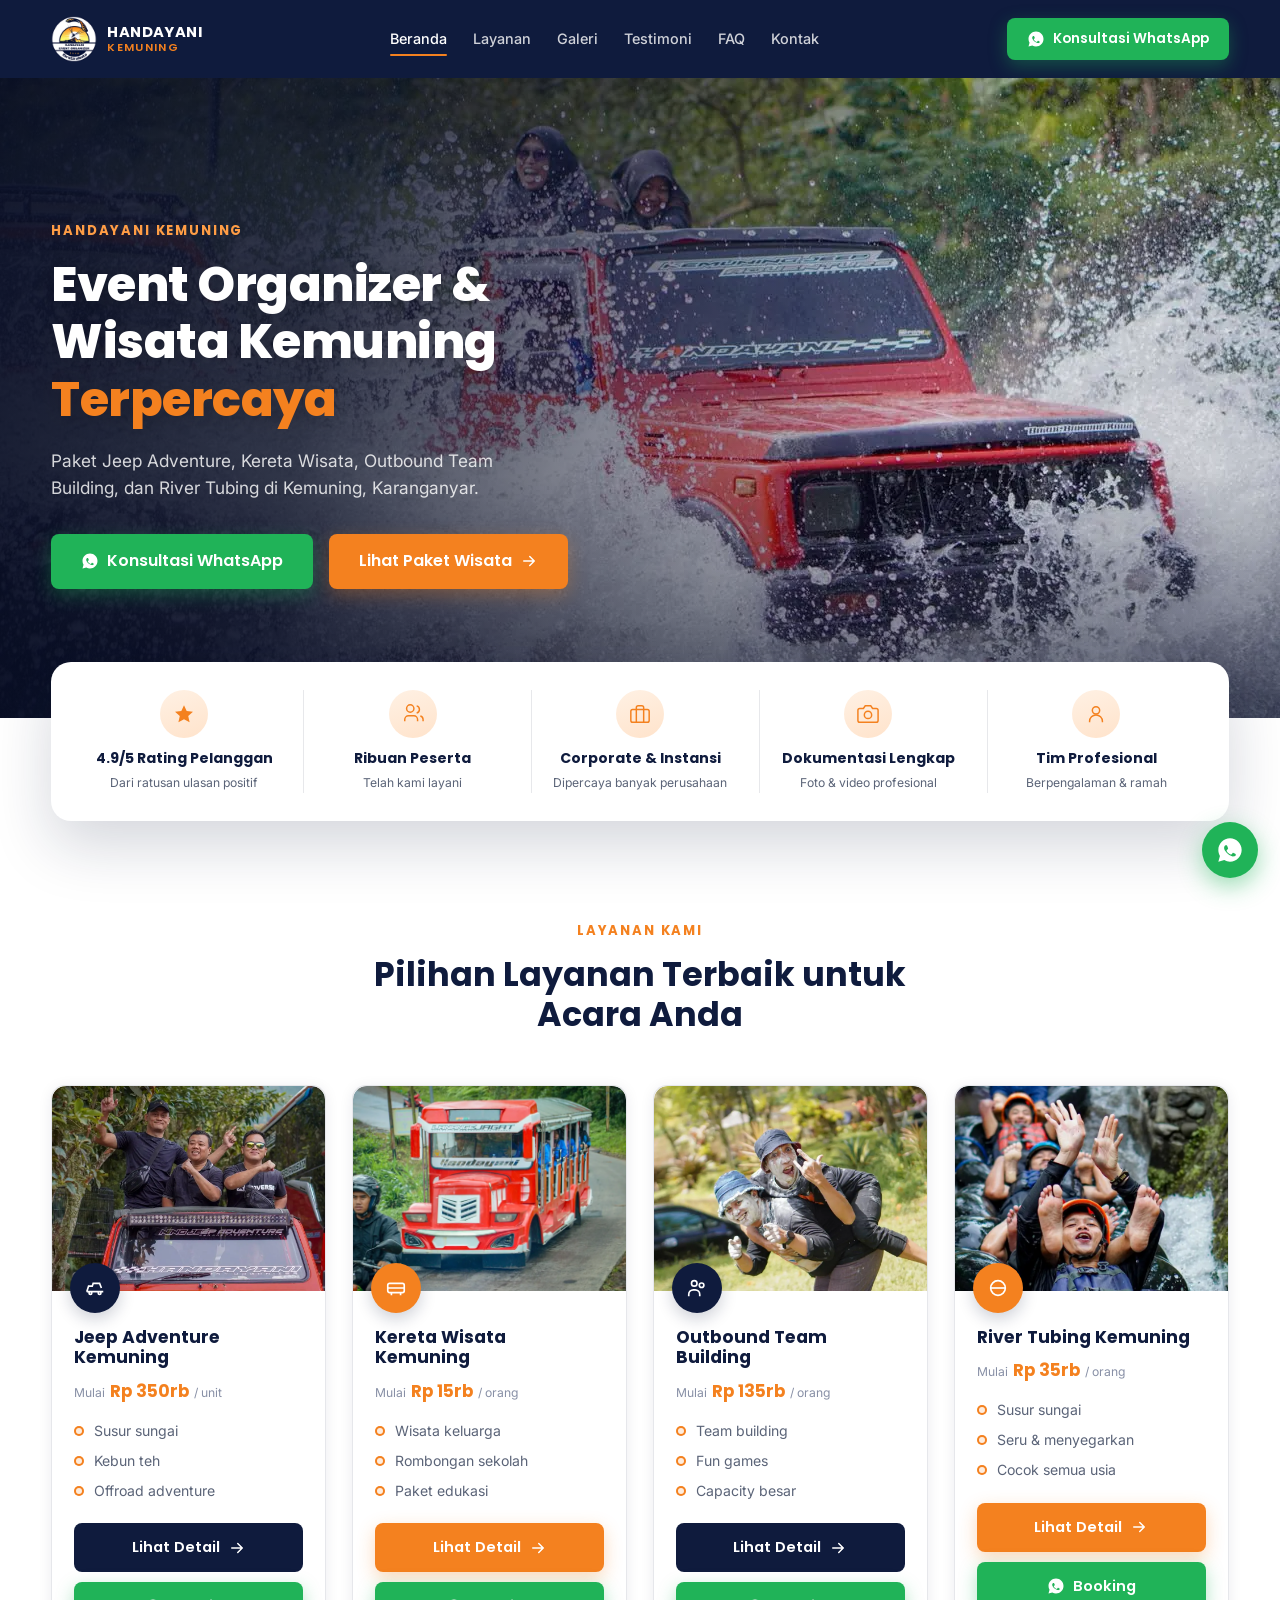
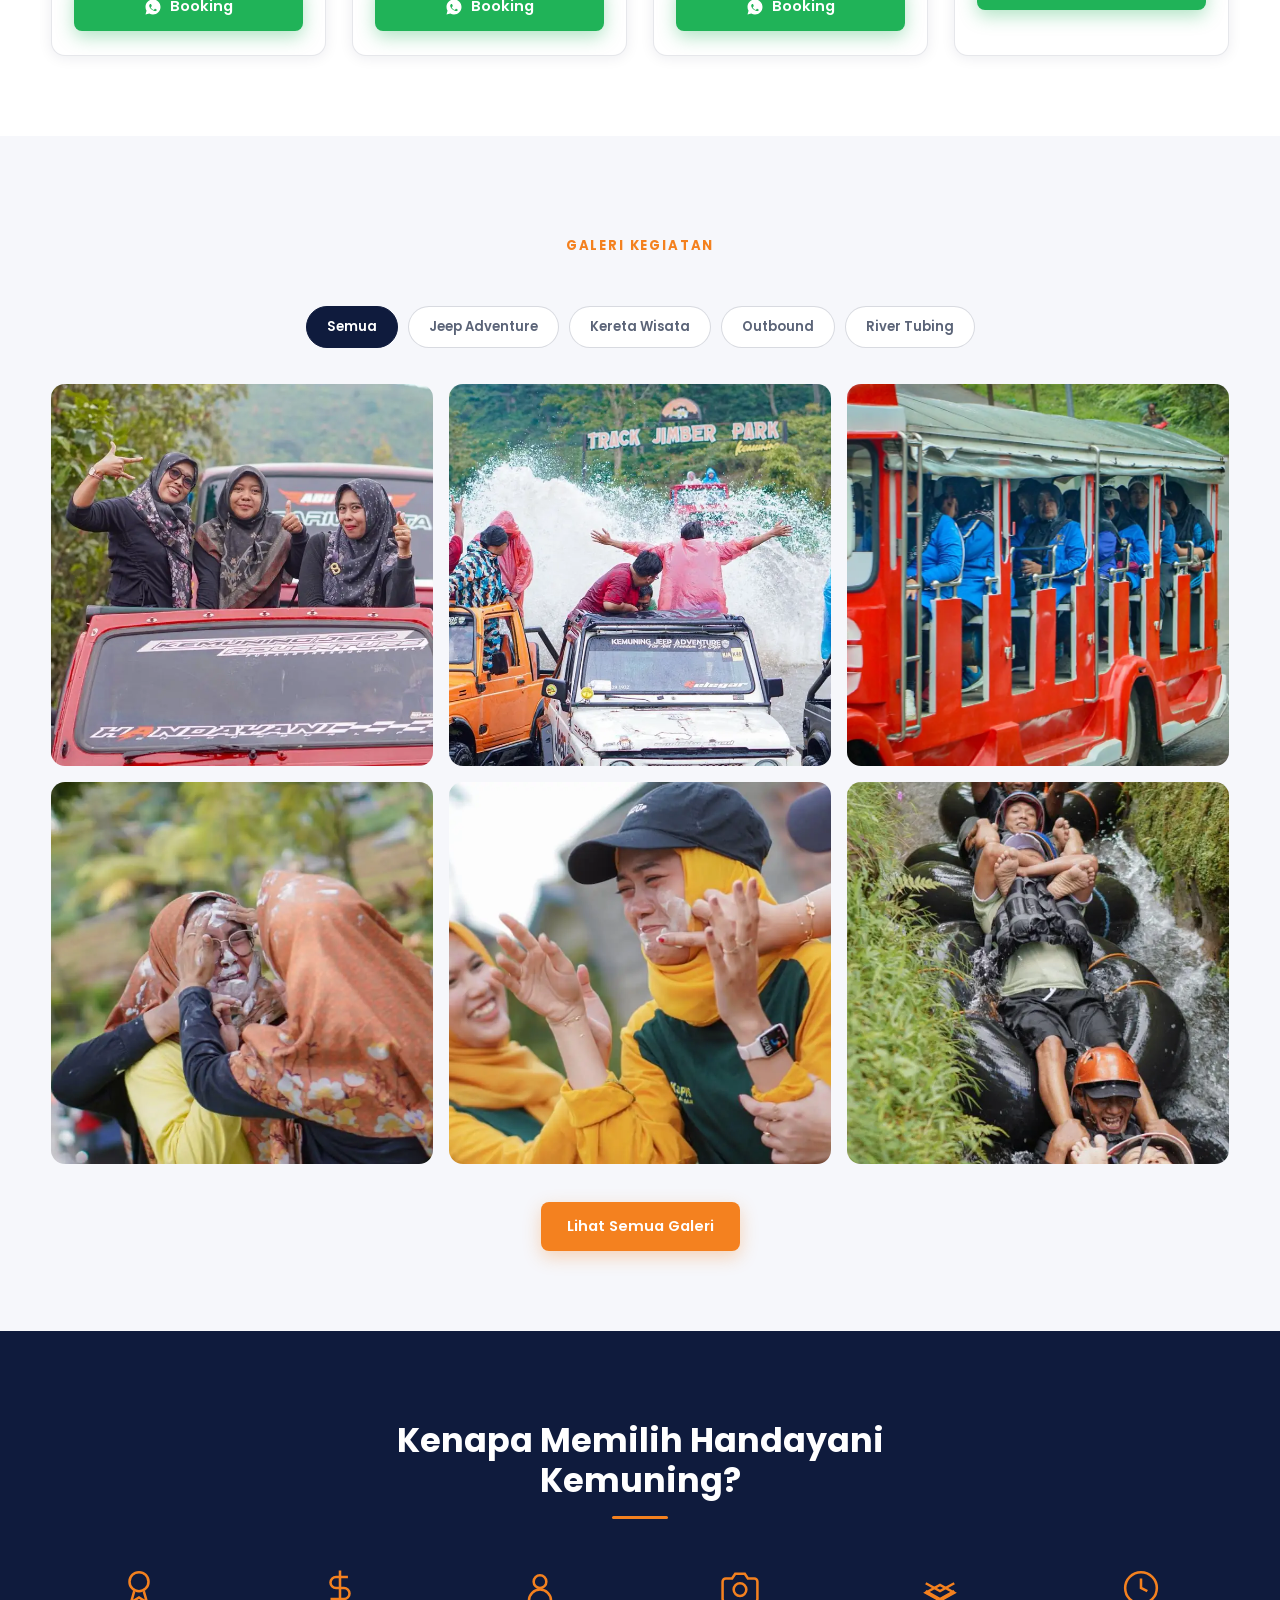
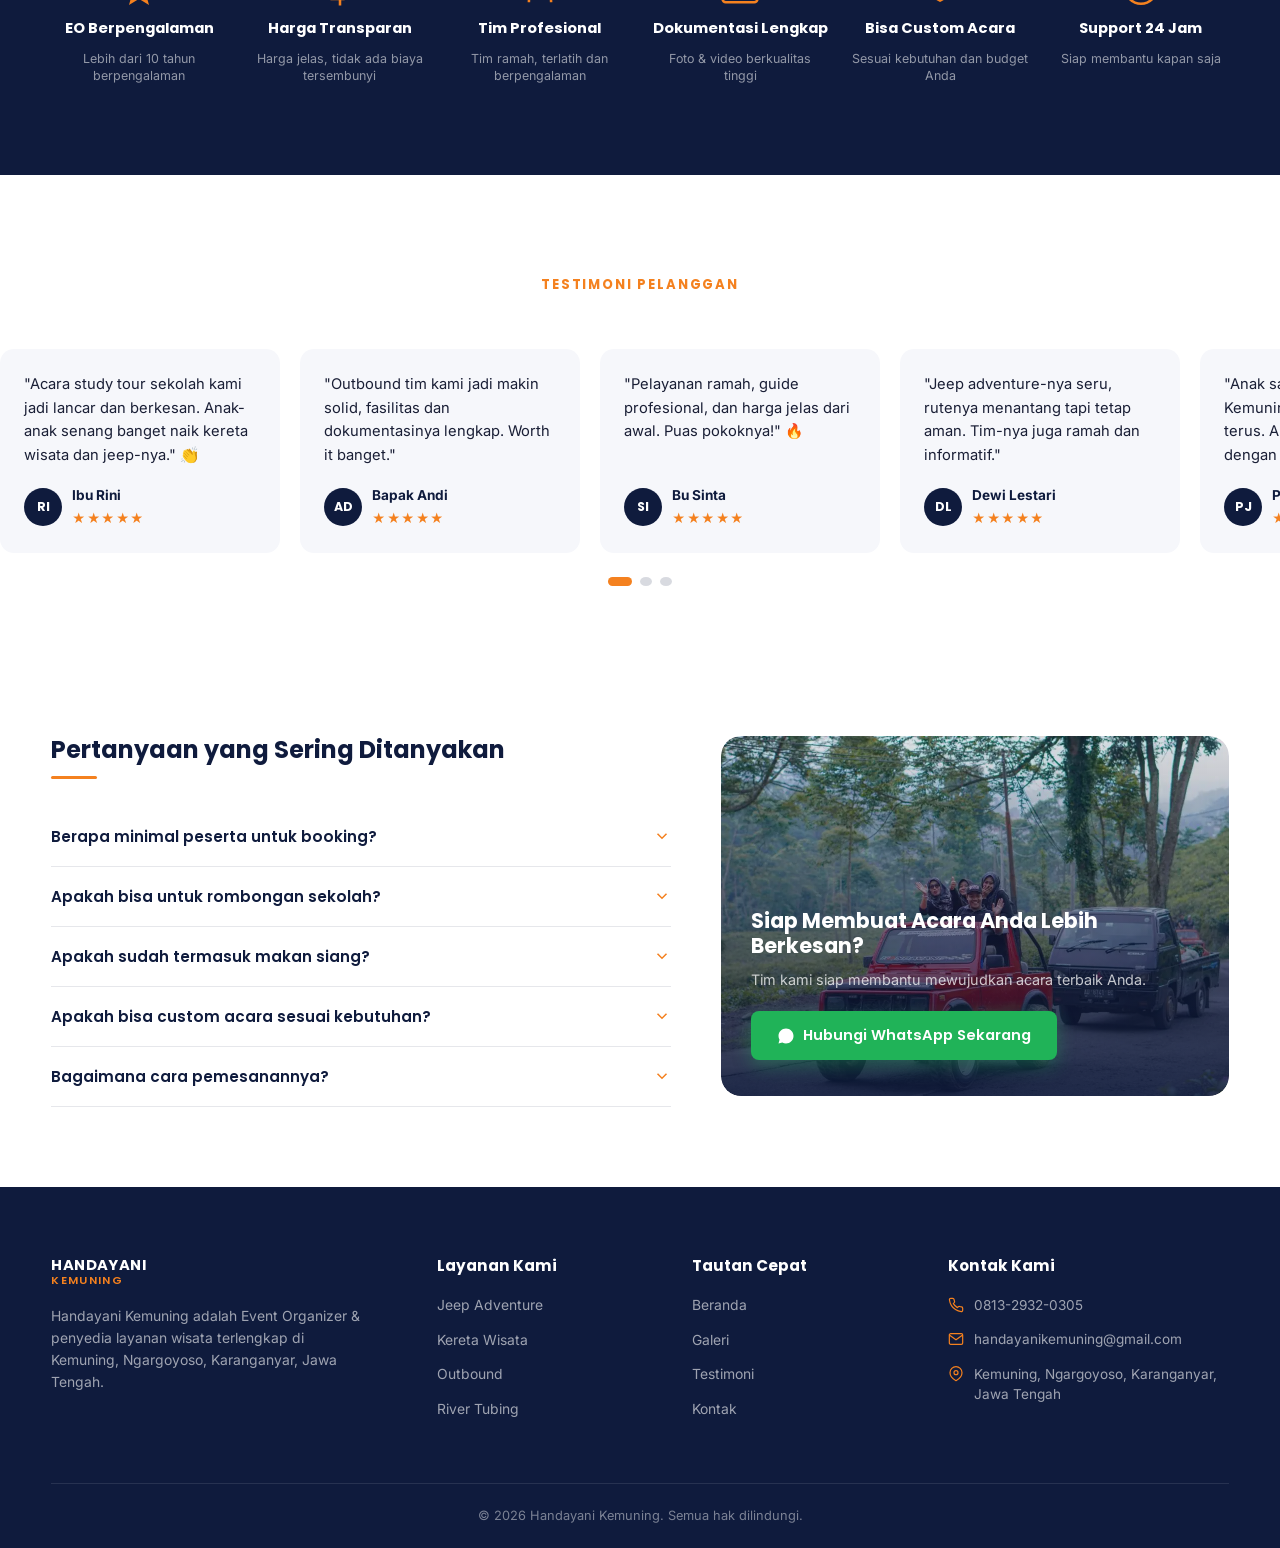
<file: index.html>
<!DOCTYPE html>
<html lang="id">
<head>
<!-- Google Tag Manager -->
<script>(function(w,d,s,l,i){w[l]=w[l]||[];w[l].push({'gtm.start':
new Date().getTime(),event:'gtm.js'});var f=d.getElementsByTagName(s)[0],
j=d.createElement(s),dl=l!='dataLayer'?'&l='+l:'';j.async=true;j.src=
'https://www.googletagmanager.com/gtm.js?id='+i+dl;f.parentNode.insertBefore(j,f);
})(window,document,'script','dataLayer','GTM-KQBG5JP5');</script>
<!-- End Google Tag Manager -->
<meta charset="UTF-8">
<meta name="viewport" content="width=device-width, initial-scale=1.0">
<title>Handayani Kemuning — Event Organizer & Wisata Kemuning Terpercaya</title>
<meta name="description" content="Paket Jeep Adventure, Kereta Wisata, Outbound Team Building, dan River Tubing di Kemuning, Karanganyar. Dipercaya ribuan peserta, sekolah, dan corporate.">
<meta property="og:title" content="Handayani Kemuning — Event Organizer & Wisata Kemuning Terpercaya">
<meta property="og:description" content="Paket Jeep Adventure, Kereta Wisata, Outbound Team Building, dan River Tubing di Kemuning, Karanganyar.">
<meta property="og:type" content="website">
<meta property="og:image" content="assets/images/jeep-adventure/jeep-adventure-1.webp">
<link rel="icon" type="image/webp" sizes="32x32" href="assets/images/favicon/favicon-32.webp">
<link rel="icon" type="image/webp" sizes="16x16" href="assets/images/favicon/favicon-16.webp">
<link rel="icon" type="image/x-icon" href="assets/images/favicon/favicon.ico">
<link rel="apple-touch-icon" sizes="180x180" href="assets/images/favicon/apple-touch-icon.png">
<link rel="icon" type="image/webp" sizes="192x192" href="assets/images/favicon/icon-192.webp">
<link rel="icon" type="image/webp" sizes="512x512" href="assets/images/favicon/icon-512.webp">
<link rel="preconnect" href="https://fonts.googleapis.com">
<link rel="preconnect" href="https://fonts.gstatic.com" crossorigin>
<link href="https://fonts.googleapis.com/css2?family=Poppins:wght@500;600;700;800&family=Inter:wght@400;500;600;700&display=swap" rel="stylesheet">
<link rel="stylesheet" href="assets/css/style.css">

<!-- TODO: lengkapi data asli (alamat, telepon, koordinat) sebelum publish -->
<script type="application/ld+json">
{
  "@context": "https://schema.org",
  "@type": "TravelAgency",
  "name": "Handayani Kemuning",
  "description": "Event Organizer & penyedia layanan wisata terlengkap di Kemuning, Ngargoyoso, Karanganyar, Jawa Tengah.",
  "address": {
    "@type": "PostalAddress",
    "streetAddress": "Kemuning, Ngargoyoso",
    "addressLocality": "Karanganyar",
    "addressRegion": "Jawa Tengah",
    "addressCountry": "ID"
  },
  "telephone": "+6281329320305",
  "email": "handayanikemuning@gmail.com"
}
</script>
</head>
<body>
<!-- Google Tag Manager (noscript) -->
<noscript><iframe src="https://www.googletagmanager.com/ns.html?id=GTM-KQBG5JP5"
height="0" width="0" style="display:none;visibility:hidden"></iframe></noscript>
<!-- End Google Tag Manager (noscript) -->

<!-- ══════════ HEADER ══════════ -->
<header class="site-header" id="site-header">
  <div class="container nav-wrap">
    <a href="#beranda" class="brand">
      <span class="brand-logo">
        <picture>
          <source media="(max-width: 767px)" srcset="assets/images/logo/logo-mobile.webp" type="image/webp">
          <source media="(min-width: 768px)" srcset="assets/images/logo/logo-pc.webp" type="image/webp">
          <img src="assets/images/logo/logo-pc.webp" alt="Logo Handayani Kemuning" width="46" height="46" loading="eager">
        </picture>
      </span>
      <span class="brand-text">
        <strong>HANDAYANI</strong>
        <small>KEMUNING</small>
      </span>
    </a>

    <nav id="nav-links" class="nav-links">
      <a href="#beranda" class="nav-link active">Beranda</a>
      <a href="#layanan" class="nav-link">Layanan</a>
      <a href="#galeri" class="nav-link">Galeri</a>
      <a href="#testimoni" class="nav-link">Testimoni</a>
      <a href="#faq" class="nav-link">FAQ</a>
      <a href="#kontak" class="nav-link">Kontak</a>
    </nav>

    <a href="#" class="btn btn-wa btn-header-wa" data-wa="Halo Handayani Kemuning, saya ingin konsultasi paket wisata.">
      <svg class="ic" viewBox="0 0 24 24" fill="currentColor"><path d="M12 2C6.48 2 2 6.48 2 12c0 1.85.5 3.58 1.38 5.07L2 22l5.07-1.33A9.96 9.96 0 0 0 12 22c5.52 0 10-4.48 10-10S17.52 2 12 2zm5.2 14.2c-.22.62-1.28 1.18-1.76 1.25-.45.07-1 .1-1.62-.1-.37-.12-.85-.28-1.46-.55-2.57-1.1-4.24-3.68-4.37-3.85-.13-.17-1.04-1.38-1.04-2.63s.65-1.87.88-2.12c.22-.25.5-.32.66-.32.17 0 .33 0 .47.01.15.01.36-.06.56.43.22.52.74 1.8.8 1.93.07.13.11.28.02.45-.42.84-.86 1.13-1.13 1.46-.13.16-.27.32-.1.6.52.92 1.1 1.65 1.97 2.25.86.6 1.46.79 1.7.88.2.07.34.06.46-.06.4-.43.78-.97 1.05-1.32.13-.17.28-.2.45-.13.17.07 1.46.69 1.7.82.25.13.41.2.47.31.06.12.06.66-.16 1.27z"/></svg>
      Konsultasi WhatsApp
    </a>

    <button id="menu-toggle" class="menu-toggle" aria-label="Buka menu" aria-expanded="false">
      <span></span><span></span><span></span>
    </button>
  </div>
</header>

<!-- ══════════ HERO ══════════ -->
<section class="hero-bg" id="beranda">
  <div class="hero-bg-media">
    <img src="assets/images/jeep-adventure/jeep-adventure-2.webp" alt="Jeep Adventure Kemuning menerjang aliran sungai bersama wisatawan" loading="eager" width="1280" height="720">
  </div>
  <div class="hero-overlay" aria-hidden="true"></div>
  <div class="container hero-bg-inner">
    <div class="hero-bg-content">
      <p class="eyebrow eyebrow-light">Handayani Kemuning</p>
      <h1 class="hero-bg-title">Event Organizer &amp; Wisata Kemuning <span class="text-orange">Terpercaya</span></h1>
      <p class="hero-bg-desc">Paket Jeep Adventure, Kereta Wisata, Outbound Team Building, dan River Tubing di Kemuning, Karanganyar.</p>
      <div class="hero-actions">
        <a href="#" class="btn btn-wa btn-lg" data-wa="Halo Handayani Kemuning, saya ingin konsultasi paket wisata.">
          <svg class="ic" viewBox="0 0 24 24" fill="currentColor"><path d="M12 2C6.48 2 2 6.48 2 12c0 1.85.5 3.58 1.38 5.07L2 22l5.07-1.33A9.96 9.96 0 0 0 12 22c5.52 0 10-4.48 10-10S17.52 2 12 2zm5.2 14.2c-.22.62-1.28 1.18-1.76 1.25-.45.07-1 .1-1.62-.1-.37-.12-.85-.28-1.46-.55-2.57-1.1-4.24-3.68-4.37-3.85-.13-.17-1.04-1.38-1.04-2.63s.65-1.87.88-2.12c.22-.25.5-.32.66-.32.17 0 .33 0 .47.01.15.01.36-.06.56.43.22.52.74 1.8.8 1.93.07.13.11.28.02.45-.42.84-.86 1.13-1.13 1.46-.13.16-.27.32-.1.6.52.92 1.1 1.65 1.97 2.25.86.6 1.46.79 1.7.88.2.07.34.06.46-.06.4-.43.78-.97 1.05-1.32.13-.17.28-.2.45-.13.17.07 1.46.69 1.7.82.25.13.41.2.47.31.06.12.06.66-.16 1.27z"/></svg>
          Konsultasi WhatsApp
        </a>
        <a href="#layanan" class="btn btn-orange btn-lg">
          Lihat Paket Wisata
          <svg class="ic" viewBox="0 0 24 24" fill="none" stroke="currentColor" stroke-width="2" stroke-linecap="round" stroke-linejoin="round"><path d="M5 12h14M13 6l6 6-6 6"/></svg>
        </a>
      </div>
    </div>
  </div>
</section>

<div class="container">
  <div class="trust-bar">
    <div class="trust-item">
      <div class="trust-ic-badge"><svg class="trust-ic" viewBox="0 0 24 24" fill="currentColor"><path d="M12 2.5l2.9 6.3 6.9.7-5.2 4.7 1.5 6.8L12 17.6l-6.1 3.4 1.5-6.8L2.2 9.5l6.9-.7z"/></svg></div>
      <div class="trust-text">
        <strong>4.9/5 Rating Pelanggan</strong>
        <span>Dari ratusan ulasan positif</span>
      </div>
    </div>
    <div class="trust-item">
      <div class="trust-ic-badge"><svg class="trust-ic" viewBox="0 0 24 24" fill="none" stroke="currentColor" stroke-width="1.6"><path d="M17 20v-2a4 4 0 0 0-4-4H7a4 4 0 0 0-4 4v2M9 10a4 4 0 1 0 0-8 4 4 0 0 0 0 8zM23 20v-2a4 4 0 0 0-3-3.87M16 3.13a4 4 0 0 1 0 7.75"/></svg></div>
      <div class="trust-text">
        <strong>Ribuan Peserta</strong>
        <span>Telah kami layani</span>
      </div>
    </div>
    <div class="trust-item">
      <div class="trust-ic-badge"><svg class="trust-ic" viewBox="0 0 24 24" fill="none" stroke="currentColor" stroke-width="1.6"><rect x="2" y="7" width="20" height="14" rx="2"/><path d="M16 21V5a2 2 0 0 0-2-2h-4a2 2 0 0 0-2 2v16"/></svg></div>
      <div class="trust-text">
        <strong>Corporate &amp; Instansi</strong>
        <span>Dipercaya banyak perusahaan</span>
      </div>
    </div>
    <div class="trust-item">
      <div class="trust-ic-badge"><svg class="trust-ic" viewBox="0 0 24 24" fill="none" stroke="currentColor" stroke-width="1.6"><path d="M23 19a2 2 0 0 1-2 2H3a2 2 0 0 1-2-2V8a2 2 0 0 1 2-2h4l2-3h6l2 3h4a2 2 0 0 1 2 2z"/><circle cx="12" cy="13" r="4"/></svg></div>
      <div class="trust-text">
        <strong>Dokumentasi Lengkap</strong>
        <span>Foto &amp; video profesional</span>
      </div>
    </div>
    <div class="trust-item">
      <div class="trust-ic-badge"><svg class="trust-ic" viewBox="0 0 24 24" fill="none" stroke="currentColor" stroke-width="1.6"><circle cx="12" cy="8" r="4"/><path d="M5 21v-1a7 7 0 0 1 14 0v1"/></svg></div>
      <div class="trust-text">
        <strong>Tim Profesional</strong>
        <span>Berpengalaman &amp; ramah</span>
      </div>
    </div>
  </div>
</div>

<!-- ══════════ LAYANAN ══════════ -->
<section class="section section-layanan" id="layanan">
  <div class="container">
    <div class="section-head">
      <p class="eyebrow eyebrow-center">Layanan Kami</p>
      <h2>Pilihan Layanan Terbaik untuk Acara Anda</h2>
    </div>

    <div class="layanan-grid">

      <article class="service-card">
        <a href="jeep-adventure/" class="service-media" style="display:block;text-decoration:none;">
          <img class="media-cover ph-4x3" src="assets/images/jeep-adventure/jeep-adventure-3.webp" alt="Rombongan Jeep Adventure Handayani Kemuning" loading="lazy" width="1280" height="720">
          <span class="service-icon icon-navy">
            <svg viewBox="0 0 24 24" fill="none" stroke="currentColor" stroke-width="1.8"><path d="M3 16l2-6h4l1-3h7l2 5M3 16h18M7 19a1.5 1.5 0 1 0 0-3 1.5 1.5 0 0 0 0 3zM17 19a1.5 1.5 0 1 0 0-3 1.5 1.5 0 0 0 0 3z"/></svg>
          </span>
        </a>
        <div class="service-body">
          <h3>Jeep Adventure Kemuning</h3>
          <p class="service-price"><span class="price-from">Mulai</span> <span class="price-amount">Rp 350rb</span> <span class="price-unit">/ unit</span></p>
          <ul class="service-list">
            <li>Susur sungai</li>
            <li>Kebun teh</li>
            <li>Offroad adventure</li>
          </ul>
          <div class="service-actions">
            <a href="jeep-adventure/" class="btn btn-navy">
              Lihat Detail
              <svg class="ic" viewBox="0 0 24 24" fill="none" stroke="currentColor" stroke-width="2" stroke-linecap="round" stroke-linejoin="round"><path d="M5 12h14M13 6l6 6-6 6"/></svg>
            </a>
            <a href="#" class="btn btn-wa" data-wa="Halo Handayani Kemuning, saya ingin tanya paket Jeep Adventure Kemuning.">
              <svg class="ic" viewBox="0 0 24 24" fill="currentColor"><path d="M12 2C6.48 2 2 6.48 2 12c0 1.85.5 3.58 1.38 5.07L2 22l5.07-1.33A9.96 9.96 0 0 0 12 22c5.52 0 10-4.48 10-10S17.52 2 12 2zm5.2 14.2c-.22.62-1.28 1.18-1.76 1.25-.45.07-1 .1-1.62-.1-.37-.12-.85-.28-1.46-.55-2.57-1.1-4.24-3.68-4.37-3.85-.13-.17-1.04-1.38-1.04-2.63s.65-1.87.88-2.12c.22-.25.5-.32.66-.32.17 0 .33 0 .47.01.15.01.36-.06.56.43.22.52.74 1.8.8 1.93.07.13.11.28.02.45-.42.84-.86 1.13-1.13 1.46-.13.16-.27.32-.1.6.52.92 1.1 1.65 1.97 2.25.86.6 1.46.79 1.7.88.2.07.34.06.46-.06.4-.43.78-.97 1.05-1.32.13-.17.28-.2.45-.13.17.07 1.46.69 1.7.82.25.13.41.2.47.31.06.12.06.66-.16 1.27z"/></svg>
              Booking
            </a>
          </div>
        </div>
      </article>

      <article class="service-card">
        <a href="kereta-kelinci/" class="service-media" style="display:block;text-decoration:none;">
          <img class="media-cover ph-4x3" src="assets/images/kereta-kelinci/kereta-kelinci-2.webp" alt="Kereta Wisata Handayani melintas jalur Kemuning" loading="lazy" width="1280" height="853">
          <span class="service-icon icon-orange">
            <svg viewBox="0 0 24 24" fill="none" stroke="currentColor" stroke-width="1.8"><rect x="3" y="7" width="18" height="10" rx="2"/><path d="M3 12h18M7 17v3M17 17v3"/></svg>
          </span>
        </a>
        <div class="service-body">
          <h3>Kereta Wisata Kemuning</h3>
          <p class="service-price"><span class="price-from">Mulai</span> <span class="price-amount">Rp 15rb</span> <span class="price-unit">/ orang</span></p>
          <ul class="service-list">
            <li>Wisata keluarga</li>
            <li>Rombongan sekolah</li>
            <li>Paket edukasi</li>
          </ul>
          <div class="service-actions">
            <a href="kereta-kelinci/" class="btn btn-orange">
              Lihat Detail
              <svg class="ic" viewBox="0 0 24 24" fill="none" stroke="currentColor" stroke-width="2" stroke-linecap="round" stroke-linejoin="round"><path d="M5 12h14M13 6l6 6-6 6"/></svg>
            </a>
            <a href="#" class="btn btn-wa" data-wa="Halo Handayani Kemuning, saya ingin tanya paket Kereta Wisata Kemuning.">
              <svg class="ic" viewBox="0 0 24 24" fill="currentColor"><path d="M12 2C6.48 2 2 6.48 2 12c0 1.85.5 3.58 1.38 5.07L2 22l5.07-1.33A9.96 9.96 0 0 0 12 22c5.52 0 10-4.48 10-10S17.52 2 12 2zm5.2 14.2c-.22.62-1.28 1.18-1.76 1.25-.45.07-1 .1-1.62-.1-.37-.12-.85-.28-1.46-.55-2.57-1.1-4.24-3.68-4.37-3.85-.13-.17-1.04-1.38-1.04-2.63s.65-1.87.88-2.12c.22-.25.5-.32.66-.32.17 0 .33 0 .47.01.15.01.36-.06.56.43.22.52.74 1.8.8 1.93.07.13.11.28.02.45-.42.84-.86 1.13-1.13 1.46-.13.16-.27.32-.1.6.52.92 1.1 1.65 1.97 2.25.86.6 1.46.79 1.7.88.2.07.34.06.46-.06.4-.43.78-.97 1.05-1.32.13-.17.28-.2.45-.13.17.07 1.46.69 1.7.82.25.13.41.2.47.31.06.12.06.66-.16 1.27z"/></svg>
              Booking
            </a>
          </div>
        </div>
      </article>

      <article class="service-card">
        <a href="outbound/" class="service-media" style="display:block;text-decoration:none;">
          <img class="media-cover ph-4x3" src="assets/images/outbound/outbound-1.webp" alt="Peserta outbound team building seru-seruan di Kemuning" loading="lazy" width="1280" height="720">
          <span class="service-icon icon-navy">
            <svg viewBox="0 0 24 24" fill="none" stroke="currentColor" stroke-width="1.8"><circle cx="9" cy="7" r="3"/><circle cx="17" cy="9" r="2.5"/><path d="M3 21v-2a5 5 0 0 1 5-5h2a5 5 0 0 1 5 5v2"/></svg>
          </span>
        </a>
        <div class="service-body">
          <h3>Outbound Team Building</h3>
          <p class="service-price"><span class="price-from">Mulai</span> <span class="price-amount">Rp 135rb</span> <span class="price-unit">/ orang</span></p>
          <ul class="service-list">
            <li>Team building</li>
            <li>Fun games</li>
            <li>Capacity besar</li>
          </ul>
          <div class="service-actions">
            <a href="outbound/" class="btn btn-navy">
              Lihat Detail
              <svg class="ic" viewBox="0 0 24 24" fill="none" stroke="currentColor" stroke-width="2" stroke-linecap="round" stroke-linejoin="round"><path d="M5 12h14M13 6l6 6-6 6"/></svg>
            </a>
            <a href="#" class="btn btn-wa" data-wa="Halo Handayani Kemuning, saya ingin tanya paket Outbound Team Building.">
              <svg class="ic" viewBox="0 0 24 24" fill="currentColor"><path d="M12 2C6.48 2 2 6.48 2 12c0 1.85.5 3.58 1.38 5.07L2 22l5.07-1.33A9.96 9.96 0 0 0 12 22c5.52 0 10-4.48 10-10S17.52 2 12 2zm5.2 14.2c-.22.62-1.28 1.18-1.76 1.25-.45.07-1 .1-1.62-.1-.37-.12-.85-.28-1.46-.55-2.57-1.1-4.24-3.68-4.37-3.85-.13-.17-1.04-1.38-1.04-2.63s.65-1.87.88-2.12c.22-.25.5-.32.66-.32.17 0 .33 0 .47.01.15.01.36-.06.56.43.22.52.74 1.8.8 1.93.07.13.11.28.02.45-.42.84-.86 1.13-1.13 1.46-.13.16-.27.32-.1.6.52.92 1.1 1.65 1.97 2.25.86.6 1.46.79 1.7.88.2.07.34.06.46-.06.4-.43.78-.97 1.05-1.32.13-.17.28-.2.45-.13.17.07 1.46.69 1.7.82.25.13.41.2.47.31.06.12.06.66-.16 1.27z"/></svg>
              Booking
            </a>
          </div>
        </div>
      </article>

      <article class="service-card">
        <a href="tubing/" class="service-media" style="display:block;text-decoration:none;">
          <img class="media-cover ph-4x3" src="assets/images/tubing/tubing-2.webp" alt="Peserta River Tubing Kemuning bersorak di aliran sungai" loading="lazy" width="720" height="1280">
          <span class="service-icon icon-orange">
            <svg viewBox="0 0 24 24" fill="none" stroke="currentColor" stroke-width="1.8"><circle cx="12" cy="12" r="8"/><path d="M4 12h16"/></svg>
          </span>
        </a>
        <div class="service-body">
          <h3>River Tubing Kemuning</h3>
          <p class="service-price"><span class="price-from">Mulai</span> <span class="price-amount">Rp 35rb</span> <span class="price-unit">/ orang</span></p>
          <ul class="service-list">
            <li>Susur sungai</li>
            <li>Seru &amp; menyegarkan</li>
            <li>Cocok semua usia</li>
          </ul>
          <div class="service-actions">
            <a href="tubing/" class="btn btn-orange">
              Lihat Detail
              <svg class="ic" viewBox="0 0 24 24" fill="none" stroke="currentColor" stroke-width="2" stroke-linecap="round" stroke-linejoin="round"><path d="M5 12h14M13 6l6 6-6 6"/></svg>
            </a>
            <a href="#" class="btn btn-wa" data-wa="Halo Handayani Kemuning, saya ingin tanya paket River Tubing Kemuning.">
              <svg class="ic" viewBox="0 0 24 24" fill="currentColor"><path d="M12 2C6.48 2 2 6.48 2 12c0 1.85.5 3.58 1.38 5.07L2 22l5.07-1.33A9.96 9.96 0 0 0 12 22c5.52 0 10-4.48 10-10S17.52 2 12 2zm5.2 14.2c-.22.62-1.28 1.18-1.76 1.25-.45.07-1 .1-1.62-.1-.37-.12-.85-.28-1.46-.55-2.57-1.1-4.24-3.68-4.37-3.85-.13-.17-1.04-1.38-1.04-2.63s.65-1.87.88-2.12c.22-.25.5-.32.66-.32.17 0 .33 0 .47.01.15.01.36-.06.56.43.22.52.74 1.8.8 1.93.07.13.11.28.02.45-.42.84-.86 1.13-1.13 1.46-.13.16-.27.32-.1.6.52.92 1.1 1.65 1.97 2.25.86.6 1.46.79 1.7.88.2.07.34.06.46-.06.4-.43.78-.97 1.05-1.32.13-.17.28-.2.45-.13.17.07 1.46.69 1.7.82.25.13.41.2.47.31.06.12.06.66-.16 1.27z"/></svg>
              Booking
            </a>
          </div>
        </div>
      </article>

    </div>
  </div>
</section>

<!-- ══════════ GALERI ══════════ -->
<section class="section section-galeri" id="galeri">
  <div class="container">
    <div class="section-head">
      <p class="eyebrow eyebrow-center">Galeri Kegiatan</p>
    </div>

    <div class="galeri-filter">
      <button class="filter-btn active" data-filter="semua">Semua</button>
      <button class="filter-btn" data-filter="jeep">Jeep Adventure</button>
      <button class="filter-btn" data-filter="kereta">Kereta Wisata</button>
      <button class="filter-btn" data-filter="outbound">Outbound</button>
      <button class="filter-btn" data-filter="tubing">River Tubing</button>
    </div>

    <div class="galeri-grid" id="galeri-grid">
      <div class="galeri-item" data-cat="jeep"><img class="media-cover ph-1x1" src="assets/images/jeep-adventure/jeep-adventure-1.webp" alt="Wisatawan naik Jeep Adventure Kemuning" loading="lazy" width="1280" height="720"></div>
      <div class="galeri-item" data-cat="jeep"><img class="media-cover ph-1x1" src="assets/images/jeep-adventure/jeep-adventure-5.webp" alt="Jeep Adventure menerjang air di Track Jimber Park Kemuning" loading="lazy" width="1280" height="720"></div>
      <div class="galeri-item" data-cat="kereta"><img class="media-cover ph-1x1" src="assets/images/kereta-kelinci/kereta-kelinci-1.webp" alt="Penumpang Kereta Wisata Handayani Kemuning" loading="lazy" width="1280" height="853"></div>
      <div class="galeri-item" data-cat="outbound"><img class="media-cover ph-1x1" src="assets/images/outbound/outbound-2.webp" alt="Sesi outbound lempar tepung penuh keseruan" loading="lazy" width="1280" height="720"></div>
      <div class="galeri-item" data-cat="outbound"><img class="media-cover ph-1x1" src="assets/images/outbound/outbound-3.webp" alt="Peserta outbound team building tertawa bersama" loading="lazy" width="1280" height="720"></div>
      <div class="galeri-item" data-cat="tubing"><img class="media-cover ph-1x1" src="assets/images/tubing/tubing-1.webp" alt="Rombongan River Tubing menyusuri sungai Kemuning" loading="lazy" width="720" height="1280"></div>
    </div>
    <!-- TODO: ganti seluruh placeholder galeri dengan foto asli -> assets/images/galeri-01.webp dst -->

    <div class="galeri-cta">
      <a href="#galeri" class="btn btn-orange">Lihat Semua Galeri</a>
    </div>
  </div>
</section>

<!-- ══════════ KENAPA MEMILIH ══════════ -->
<section class="why-section">
  <div class="container">
    <div class="section-head">
      <h2 class="why-title">Kenapa Memilih Handayani Kemuning?</h2>
    </div>
    <div class="why-grid">
      <div class="why-item">
        <svg class="why-ic" viewBox="0 0 24 24" fill="none" stroke="currentColor" stroke-width="1.6"><circle cx="12" cy="8" r="6"/><path d="M9 14l-2 7 5-3 5 3-2-7"/></svg>
        <strong>EO Berpengalaman</strong>
        <span>Lebih dari 10 tahun berpengalaman</span>
      </div>
      <div class="why-item">
        <svg class="why-ic" viewBox="0 0 24 24" fill="none" stroke="currentColor" stroke-width="1.6"><path d="M12 1v22M17 5H9.5a3.5 3.5 0 0 0 0 7h5a3.5 3.5 0 0 1 0 7H6"/></svg>
        <strong>Harga Transparan</strong>
        <span>Harga jelas, tidak ada biaya tersembunyi</span>
      </div>
      <div class="why-item">
        <svg class="why-ic" viewBox="0 0 24 24" fill="none" stroke="currentColor" stroke-width="1.6"><circle cx="12" cy="8" r="4"/><path d="M5 21v-1a7 7 0 0 1 14 0v1"/></svg>
        <strong>Tim Profesional</strong>
        <span>Tim ramah, terlatih dan berpengalaman</span>
      </div>
      <div class="why-item">
        <svg class="why-ic" viewBox="0 0 24 24" fill="none" stroke="currentColor" stroke-width="1.6"><path d="M23 19a2 2 0 0 1-2 2H3a2 2 0 0 1-2-2V8a2 2 0 0 1 2-2h4l2-3h6l2 3h4a2 2 0 0 1 2 2z"/><circle cx="12" cy="13" r="4"/></svg>
        <strong>Dokumentasi Lengkap</strong>
        <span>Foto &amp; video berkualitas tinggi</span>
      </div>
      <div class="why-item">
        <svg class="why-ic" viewBox="0 0 24 24" fill="none" stroke="currentColor" stroke-width="1.6"><path d="M12 20l9-5-9-5-9 5 9 5z"/><path d="M3 9l9 5 9-5M3 14l9 5 9-5"/></svg>
        <strong>Bisa Custom Acara</strong>
        <span>Sesuai kebutuhan dan budget Anda</span>
      </div>
      <div class="why-item">
        <svg class="why-ic" viewBox="0 0 24 24" fill="none" stroke="currentColor" stroke-width="1.6"><circle cx="12" cy="12" r="10"/><path d="M12 6v6l4 2"/></svg>
        <strong>Support 24 Jam</strong>
        <span>Siap membantu kapan saja</span>
      </div>
    </div>
  </div>
</section>

<!-- ══════════ TESTIMONI ══════════ -->
<section class="section section-testimoni" id="testimoni">
  <div class="container">
    <div class="section-head">
      <p class="eyebrow eyebrow-center">Testimoni Pelanggan</p>
    </div>
  </div>

  <div class="testi-track" id="testi-track">
    <div class="testi-card testi-text">
      <p class="testi-quote">"Acara study tour sekolah kami jadi lancar dan berkesan. Anak-anak senang banget naik kereta wisata dan jeep-nya." 👏</p>
      <div class="testi-author">
        <span class="testi-avatar">RI</span>
        <span class="testi-author-info">
          <strong>Ibu Rini</strong>
          <span class="testi-stars">★★★★★</span>
        </span>
      </div>
    </div>

    <div class="testi-card testi-text">
      <p class="testi-quote">"Outbound tim kami jadi makin solid, fasilitas dan dokumentasinya lengkap. Worth it banget."</p>
      <div class="testi-author">
        <span class="testi-avatar">AD</span>
        <span class="testi-author-info">
          <strong>Bapak Andi</strong>
          <span class="testi-stars">★★★★★</span>
        </span>
      </div>
    </div>

    <div class="testi-card testi-text">
      <p class="testi-quote">"Pelayanan ramah, guide profesional, dan harga jelas dari awal. Puas pokoknya!" 🔥</p>
      <div class="testi-author">
        <span class="testi-avatar">SI</span>
        <span class="testi-author-info">
          <strong>Bu Sinta</strong>
          <span class="testi-stars">★★★★★</span>
        </span>
      </div>
    </div>

    <div class="testi-card testi-text">
      <p class="testi-quote">"Jeep adventure-nya seru, rutenya menantang tapi tetap aman. Tim-nya juga ramah dan informatif."</p>
      <div class="testi-author">
        <span class="testi-avatar">DL</span>
        <span class="testi-author-info">
          <strong>Dewi Lestari</strong>
          <span class="testi-stars">★★★★★</span>
        </span>
      </div>
    </div>

    <div class="testi-card testi-text">
      <p class="testi-quote">"Anak saya ikut study tour ke Kemuning, pulang-pulang cerita terus. Aman dan terorganisir dengan baik." 👍</p>
      <div class="testi-author">
        <span class="testi-avatar">PJ</span>
        <span class="testi-author-info">
          <strong>Pak Joko</strong>
          <span class="testi-stars">★★★★★</span>
        </span>
      </div>
    </div>
  </div>
  <!-- TODO: ganti dengan testimoni asli dari pelanggan -->

  <div class="testi-dots" id="testi-dots">
    <button class="dot active" data-i="0" aria-label="Slide 1"></button>
    <button class="dot" data-i="1" aria-label="Slide 2"></button>
    <button class="dot" data-i="2" aria-label="Slide 3"></button>
  </div>
</section>

<!-- ══════════ FAQ + CTA ══════════ -->
<section class="section section-faq" id="faq">
  <div class="container faq-grid">

    <div class="faq-col">
      <h2 class="faq-title">Pertanyaan yang Sering Ditanyakan</h2>

      <div class="faq-item">
        <button class="faq-q" aria-expanded="false">
          Berapa minimal peserta untuk booking?
          <svg class="faq-chev" viewBox="0 0 24 24" fill="none" stroke="currentColor" stroke-width="2"><path d="M6 9l6 6 6-6"/></svg>
        </button>
        <div class="faq-a">
          <p>Minimal peserta bervariasi tergantung paket. Jeep Adventure bisa mulai 1 unit (4-5 orang), sementara Outbound biasanya minimal 20 peserta, dan River Tubing bisa mulai dari 5 peserta. Hubungi kami via WhatsApp untuk info detail sesuai paket yang diminati.</p>
        </div>
      </div>

      <div class="faq-item">
        <button class="faq-q" aria-expanded="false">
          Apakah bisa untuk rombongan sekolah?
          <svg class="faq-chev" viewBox="0 0 24 24" fill="none" stroke="currentColor" stroke-width="2"><path d="M6 9l6 6 6-6"/></svg>
        </button>
        <div class="faq-a">
          <p>Tentu. Kami biasa menangani study tour dan kunjungan edukasi untuk rombongan sekolah dari TK hingga SMA, lengkap dengan guide dan dokumentasi.</p>
        </div>
      </div>

      <div class="faq-item">
        <button class="faq-q" aria-expanded="false">
          Apakah sudah termasuk makan siang?
          <svg class="faq-chev" viewBox="0 0 24 24" fill="none" stroke="currentColor" stroke-width="2"><path d="M6 9l6 6 6-6"/></svg>
        </button>
        <div class="faq-a">
          <p>Tergantung paket. Paket Adventure sudah termasuk makan siang, sedangkan Paket Hemat dan River Tubing belum — namun bisa ditambahkan sesuai kebutuhan.</p>
        </div>
      </div>

      <div class="faq-item">
        <button class="faq-q" aria-expanded="false">
          Apakah bisa custom acara sesuai kebutuhan?
          <svg class="faq-chev" viewBox="0 0 24 24" fill="none" stroke="currentColor" stroke-width="2"><path d="M6 9l6 6 6-6"/></svg>
        </button>
        <div class="faq-a">
          <p>Bisa banget. Kami biasa menyesuaikan rundown acara, jumlah peserta, dan fasilitas tambahan seperti dekorasi atau makan, sesuai budget dan kebutuhan acara Anda.</p>
        </div>
      </div>

      <div class="faq-item">
        <button class="faq-q" aria-expanded="false">
          Bagaimana cara pemesanannya?
          <svg class="faq-chev" viewBox="0 0 24 24" fill="none" stroke="currentColor" stroke-width="2"><path d="M6 9l6 6 6-6"/></svg>
        </button>
        <div class="faq-a">
          <p>Cukup hubungi kami via WhatsApp, sampaikan tanggal acara, jumlah peserta, dan paket yang diinginkan. Tim kami akan bantu siapkan penawaran dan jadwalkan acaranya.</p>
        </div>
      </div>
    </div>

    <div class="faq-cta-box">
      <img class="media-cover ph-cta" src="assets/images/jeep-adventure/jeep-adventure-4.webp" alt="Konvoi Jeep Adventure melintasi perkebunan teh Kemuning" loading="lazy" width="1280" height="720">
      <div class="faq-cta-content">
        <h3>Siap Membuat Acara Anda Lebih Berkesan?</h3>
        <p>Tim kami siap membantu mewujudkan acara terbaik Anda.</p>
        <a href="#" class="btn btn-wa" data-wa="Halo Handayani Kemuning, saya ingin konsultasi untuk membuat acara.">
          <svg class="ic" viewBox="0 0 24 24" fill="currentColor"><path d="M12 2C6.48 2 2 6.48 2 12c0 1.85.5 3.58 1.38 5.07L2 22l5.07-1.33A9.96 9.96 0 0 0 12 22c5.52 0 10-4.48 10-10S17.52 2 12 2z"/></svg>
          Hubungi WhatsApp Sekarang
        </a>
      </div>
    </div>

  </div>
</section>

<!-- ══════════ FOOTER ══════════ -->
<footer class="site-footer" id="kontak">
  <div class="container footer-grid">

    <div class="footer-col footer-about">
      <a href="#beranda" class="brand brand-footer">
        <span class="brand-text">
          <strong>HANDAYANI</strong>
          <small>KEMUNING</small>
        </span>
      </a>
      <p>Handayani Kemuning adalah Event Organizer &amp; penyedia layanan wisata terlengkap di Kemuning, Ngargoyoso, Karanganyar, Jawa Tengah.</p>
    </div>

    <div class="footer-col">
      <h4>Layanan Kami</h4>
      <a href="jeep-adventure/">Jeep Adventure</a>
      <a href="kereta-kelinci/">Kereta Wisata</a>
      <a href="outbound/">Outbound</a>
      <a href="tubing/">River Tubing</a>
    </div>

    <div class="footer-col">
      <h4>Tautan Cepat</h4>
      <a href="#beranda">Beranda</a>
      <a href="#galeri">Galeri</a>
      <a href="#testimoni">Testimoni</a>
      <a href="#kontak">Kontak</a>
    </div>

    <div class="footer-col">
      <h4>Kontak Kami</h4>
      <p class="footer-contact"><svg viewBox="0 0 24 24" fill="none" stroke="currentColor" stroke-width="1.8"><path d="M22 16.92v3a2 2 0 0 1-2.18 2 19.79 19.79 0 0 1-8.63-3.07 19.5 19.5 0 0 1-6-6 19.79 19.79 0 0 1-3.07-8.67A2 2 0 0 1 4.11 2h3a2 2 0 0 1 2 1.72c.13.94.36 1.85.68 2.72a2 2 0 0 1-.45 2.11L8.09 9.91a16 16 0 0 0 6 6l1.36-1.27a2 2 0 0 1 2.11-.45c.87.32 1.78.55 2.72.68A2 2 0 0 1 22 16.92z"/></svg> 0813-2932-0305</p>
      <p class="footer-contact"><svg viewBox="0 0 24 24" fill="none" stroke="currentColor" stroke-width="1.8"><path d="M4 4h16v16H4z" opacity="0"/><path d="M22 6l-10 7L2 6"/><rect x="2" y="4" width="20" height="16" rx="2"/></svg> handayanikemuning@gmail.com</p>
      <p class="footer-contact"><svg viewBox="0 0 24 24" fill="none" stroke="currentColor" stroke-width="1.8"><path d="M21 10c0 7-9 12-9 12s-9-5-9-12a9 9 0 1 1 18 0z"/><circle cx="12" cy="10" r="3"/></svg> Kemuning, Ngargoyoso, Karanganyar, Jawa Tengah</p>
    </div>

  </div>

  <div class="footer-bottom">
    <div class="container">
      <p>© <span id="year"></span> Handayani Kemuning. Semua hak dilindungi.</p>
    </div>
  </div>
</footer>

<!-- ══════════ FLOATING WHATSAPP ══════════ -->
<a href="#" class="wa-float" data-wa="Halo Handayani Kemuning, saya ingin tanya paket wisata." aria-label="Konsultasi via WhatsApp">
  <svg viewBox="0 0 24 24" fill="currentColor"><path d="M12 2C6.48 2 2 6.48 2 12c0 1.85.5 3.58 1.38 5.07L2 22l5.07-1.33A9.96 9.96 0 0 0 12 22c5.52 0 10-4.48 10-10S17.52 2 12 2zm5.2 14.2c-.22.62-1.28 1.18-1.76 1.25-.45.07-1 .1-1.62-.1-.37-.12-.85-.28-1.46-.55-2.57-1.1-4.24-3.68-4.37-3.85-.13-.17-1.04-1.38-1.04-2.63s.65-1.87.88-2.12c.22-.25.5-.32.66-.32.17 0 .33 0 .47.01.15.01.36-.06.56.43.22.52.74 1.8.8 1.93.07.13.11.28.02.45-.42.84-.86 1.13-1.13 1.46-.13.16-.27.32-.1.6.52.92 1.1 1.65 1.97 2.25.86.6 1.46.79 1.7.88.2.07.34.06.46-.06.4-.43.78-.97 1.05-1.32.13-.17.28-.2.45-.13.17.07 1.46.69 1.7.82.25.13.41.2.47.31.06.12.06.66-.16 1.27z"/></svg>
</a>

<script src="assets/js/main.js" defer></script>
</body>
</html>
</file>
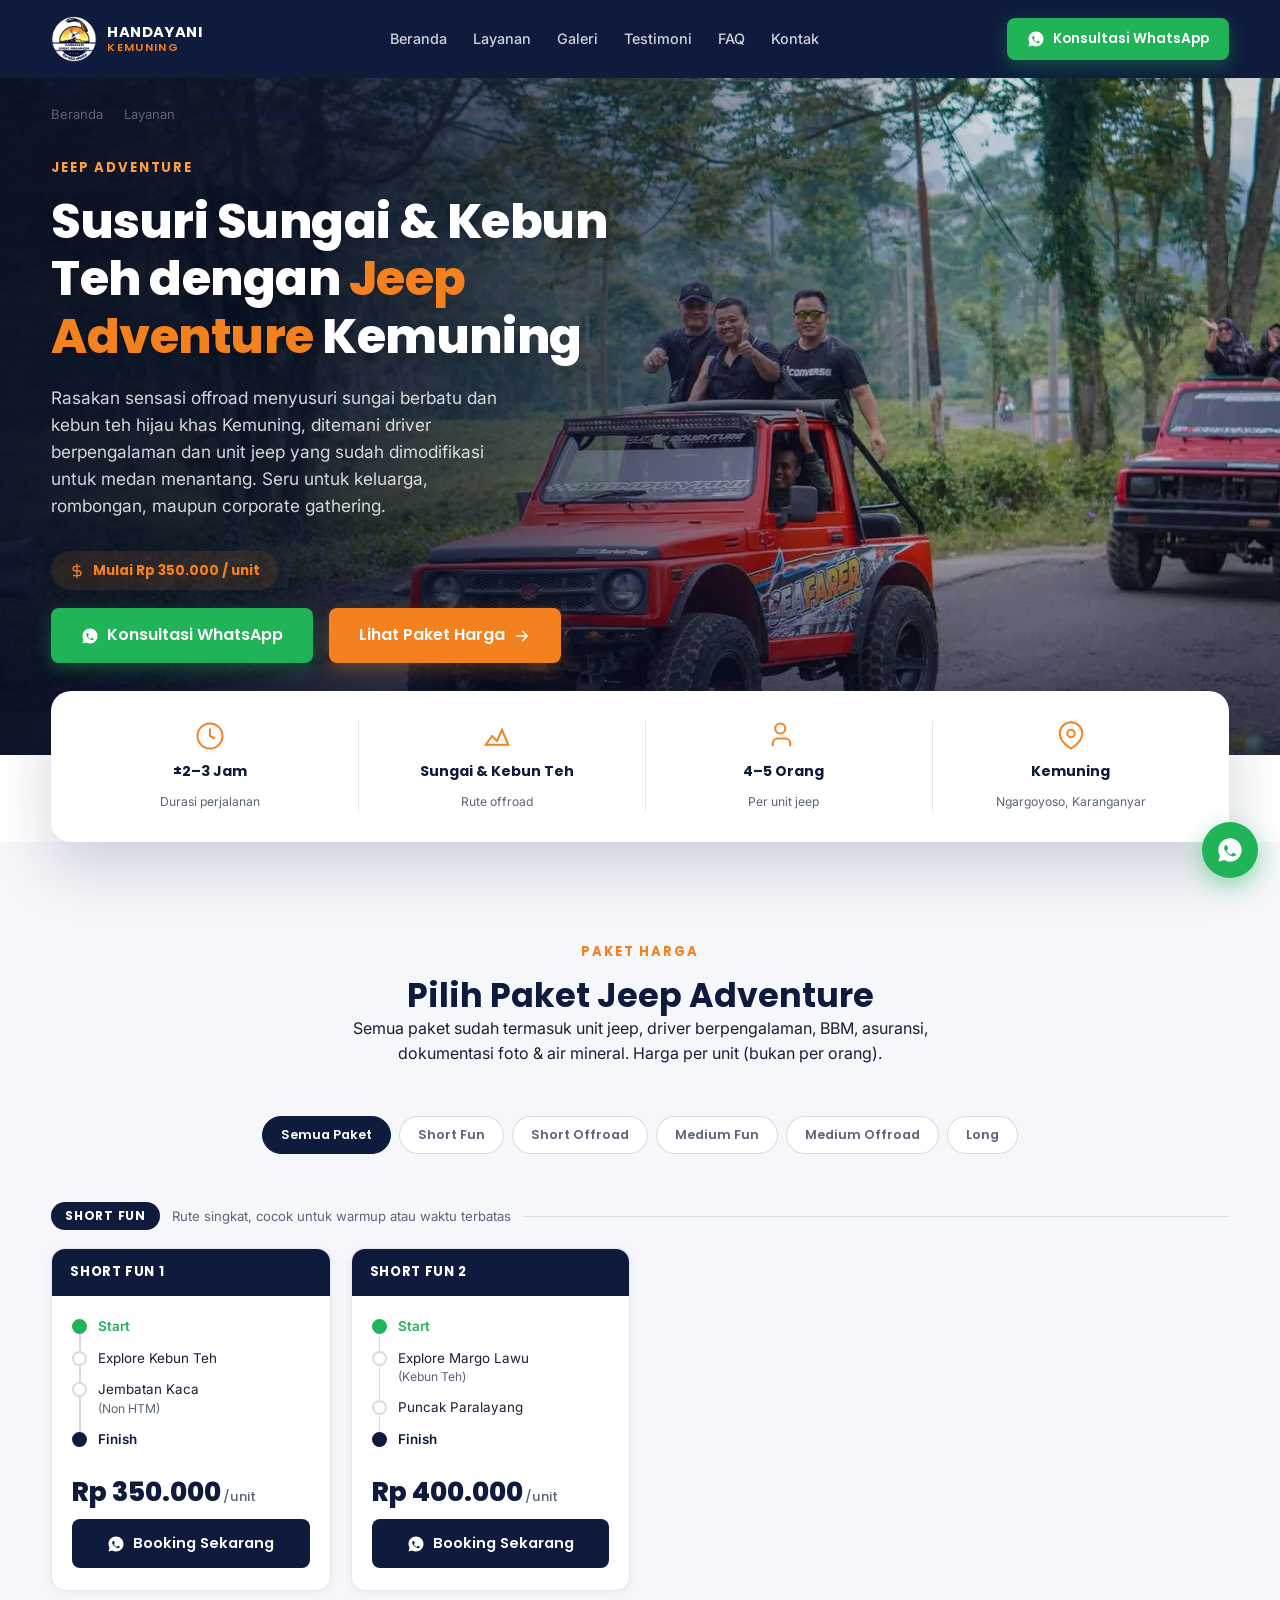
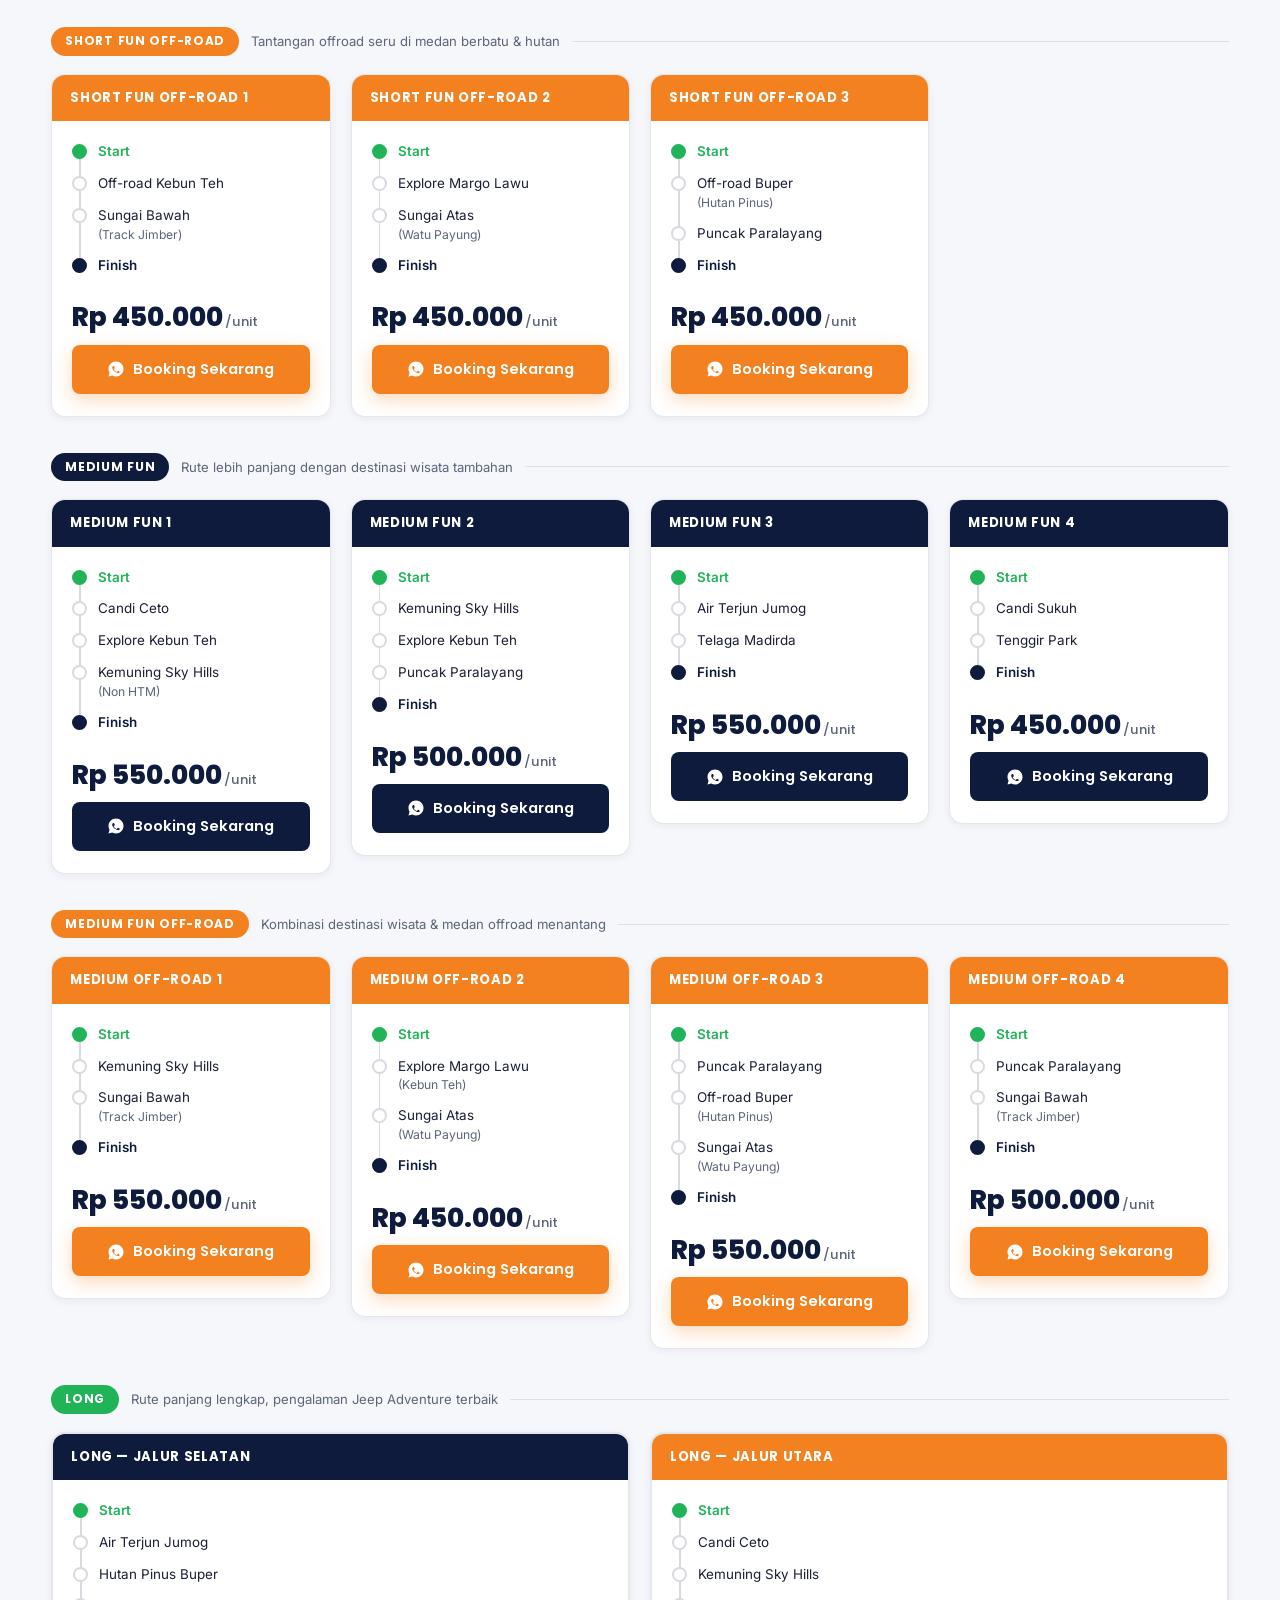
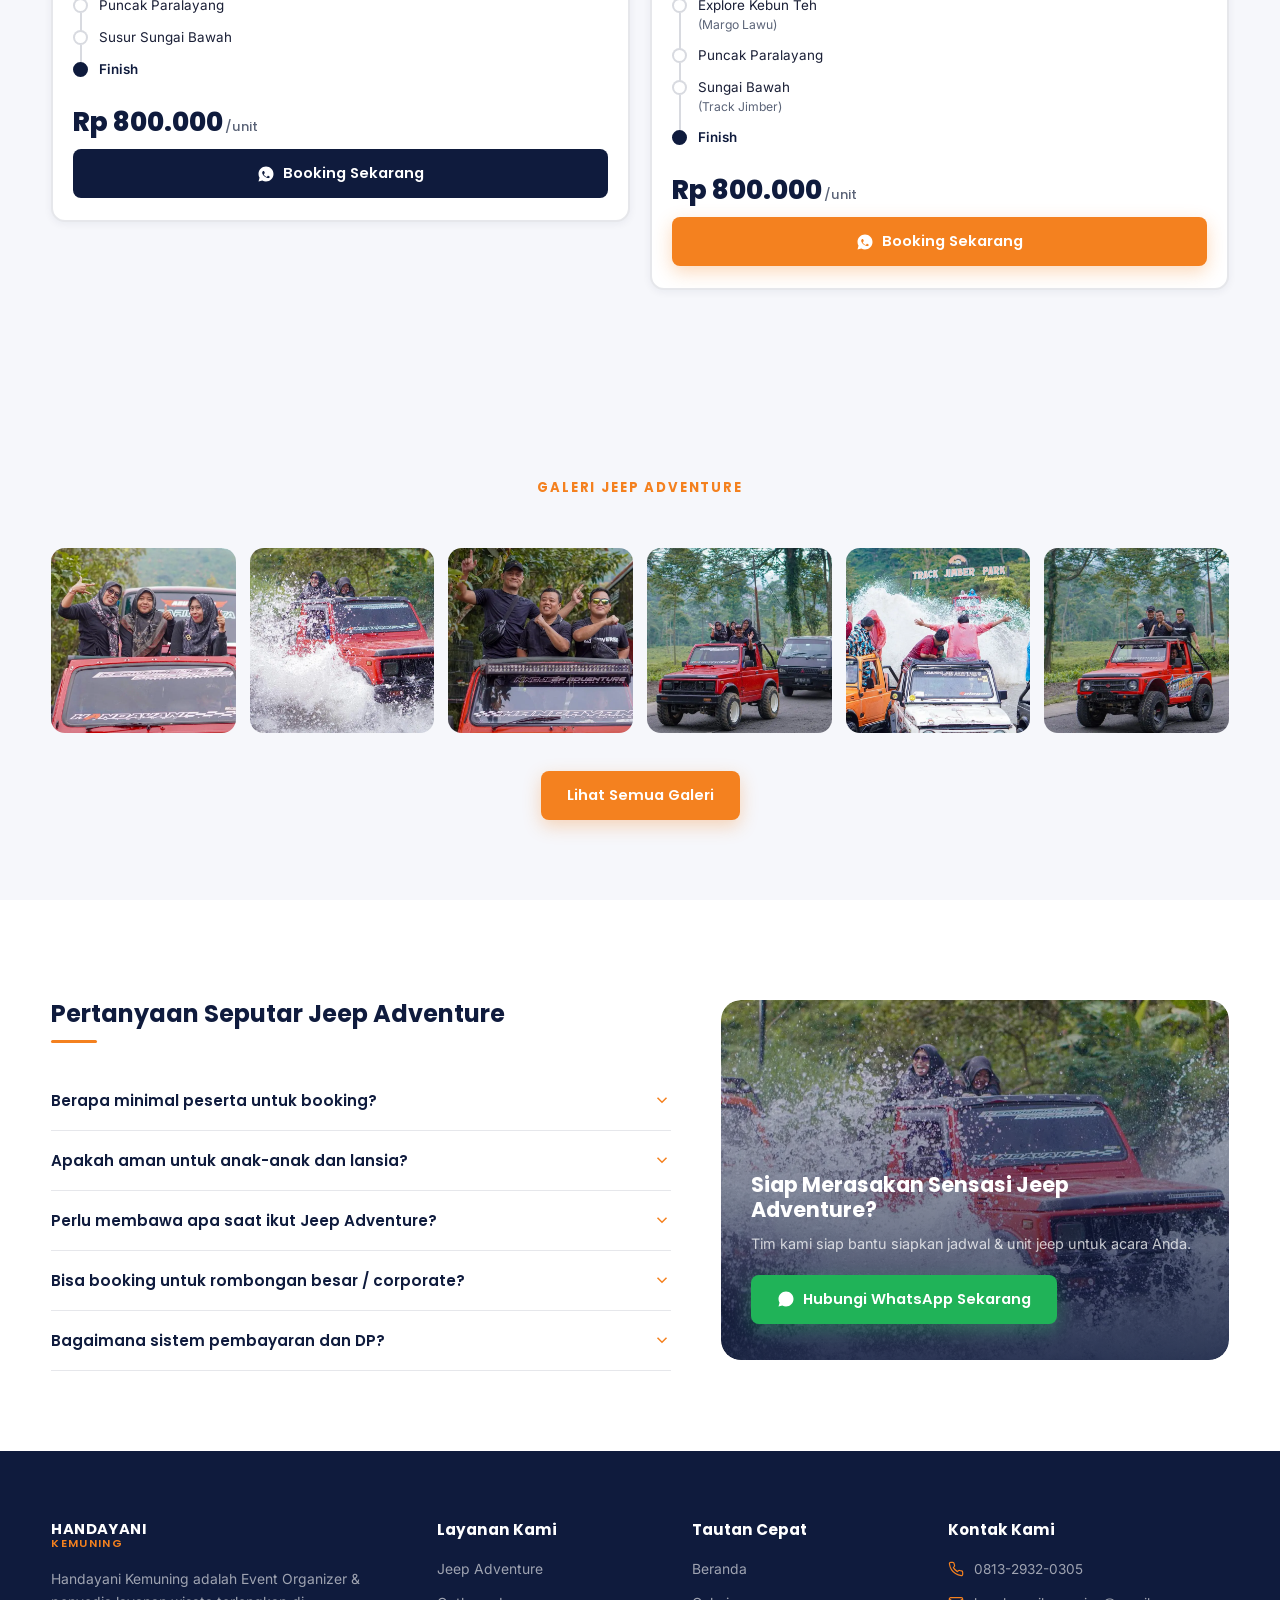
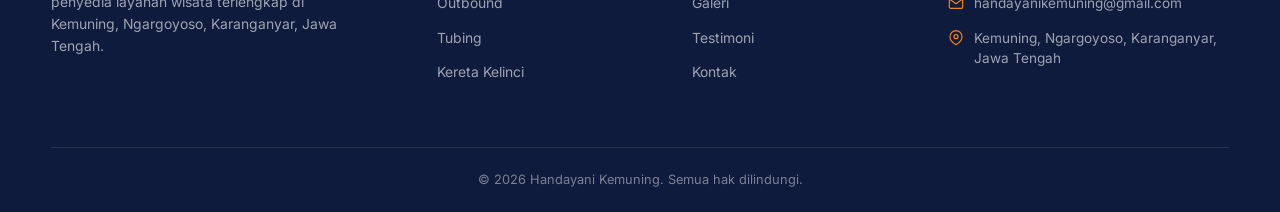
<file: jeep-adventure/index.html>
<!DOCTYPE html>
<html lang="id">
<head>
<!-- Google Tag Manager -->
<script>(function(w,d,s,l,i){w[l]=w[l]||[];w[l].push({'gtm.start':
new Date().getTime(),event:'gtm.js'});var f=d.getElementsByTagName(s)[0],
j=d.createElement(s),dl=l!='dataLayer'?'&l='+l:'';j.async=true;j.src=
'https://www.googletagmanager.com/gtm.js?id='+i+dl;f.parentNode.insertBefore(j,f);
})(window,document,'script','dataLayer','GTM-KQBG5JP5');</script>
<!-- End Google Tag Manager -->
<meta charset="UTF-8">
<meta name="viewport" content="width=device-width, initial-scale=1.0">
<title>Jeep Adventure Kemuning — Susur Sungai &amp; Offroad Kebun Teh | Handayani Kemuning</title>
<meta name="description" content="Jeep Adventure Kemuning: offroad menyusuri sungai berbatu dan kebun teh hijau Ngargoyoso. Mulai Rp 350.000/unit, driver berpengalaman, cocok untuk keluarga & rombongan.">
<meta property="og:title" content="Jeep Adventure Kemuning — Susur Sungai & Offroad Kebun Teh">
<meta property="og:description" content="Offroad menyusuri sungai berbatu dan kebun teh hijau Kemuning, Ngargoyoso. Mulai Rp 350.000/unit.">
<meta property="og:type" content="website">
<meta property="og:image" content="../assets/images/jeep-adventure/jeep-adventure-1.webp">
<link rel="icon" type="image/webp" sizes="32x32" href="../assets/images/favicon/favicon-32.webp">
<link rel="icon" type="image/webp" sizes="16x16" href="../assets/images/favicon/favicon-16.webp">
<link rel="icon" type="image/x-icon" href="../assets/images/favicon/favicon.ico">
<link rel="apple-touch-icon" sizes="180x180" href="../assets/images/favicon/apple-touch-icon.png">
<link rel="icon" type="image/webp" sizes="192x192" href="../assets/images/favicon/icon-192.webp">
<link rel="icon" type="image/webp" sizes="512x512" href="../assets/images/favicon/icon-512.webp">
<link rel="preconnect" href="https://fonts.googleapis.com">
<link rel="preconnect" href="https://fonts.gstatic.com" crossorigin>
<link href="https://fonts.googleapis.com/css2?family=Poppins:wght@500;600;700;800&family=Inter:wght@400;500;600;700&display=swap" rel="stylesheet">
<link rel="stylesheet" href="../assets/css/style.css">

<!-- TODO: lengkapi data asli (alamat, telepon, koordinat) sebelum publish -->
<script type="application/ld+json">
{
  "@context": "https://schema.org",
  "@type": "TouristAttraction",
  "name": "Jeep Adventure Kemuning",
  "description": "Wisata offroad jeep menyusuri sungai berbatu dan kebun teh di Kemuning, Ngargoyoso, Karanganyar.",
  "provider": {
    "@type": "TravelAgency",
    "name": "Handayani Kemuning",
    "telephone": "+6281329320305",
    "email": "handayanikemuning@gmail.com"
  },
  "address": {
    "@type": "PostalAddress",
    "streetAddress": "Kemuning, Ngargoyoso",
    "addressLocality": "Karanganyar",
    "addressRegion": "Jawa Tengah",
    "addressCountry": "ID"
  },
  "offers": {
    "@type": "Offer",
    "priceCurrency": "IDR",
    "price": "350000"
  }
}
</script>
</head>
<body>
<!-- Google Tag Manager (noscript) -->
<noscript><iframe src="https://www.googletagmanager.com/ns.html?id=GTM-KQBG5JP5"
height="0" width="0" style="display:none;visibility:hidden"></iframe></noscript>
<!-- End Google Tag Manager (noscript) -->

<!-- ══════════ HEADER ══════════ -->
<header class="site-header" id="site-header">
  <div class="container nav-wrap">
    <a href="../index.html" class="brand">
      <span class="brand-logo">
        <picture>
          <source media="(max-width: 767px)" srcset="../assets/images/logo/logo-mobile.webp" type="image/webp">
          <source media="(min-width: 768px)" srcset="../assets/images/logo/logo-pc.webp" type="image/webp">
          <img src="../assets/images/logo/logo-pc.webp" alt="Logo Handayani Kemuning" width="46" height="46" loading="eager">
        </picture>
      </span>
      <span class="brand-text">
        <strong>HANDAYANI</strong>
        <small>KEMUNING</small>
      </span>
    </a>

    <nav id="nav-links" class="nav-links">
      <a href="../index.html#beranda" class="nav-link">Beranda</a>
      <a href="../index.html#layanan" class="nav-link active">Layanan</a>
      <a href="../index.html#galeri" class="nav-link">Galeri</a>
      <a href="../index.html#testimoni" class="nav-link">Testimoni</a>
      <a href="../index.html#faq" class="nav-link">FAQ</a>
      <a href="../index.html#kontak" class="nav-link">Kontak</a>
    </nav>

    <a href="#" class="btn btn-wa btn-header-wa" data-wa="Halo Handayani Kemuning, saya ingin tanya paket Jeep Adventure. Boleh info harga dan ketersediaan tanggalnya?">
      <svg class="ic" viewBox="0 0 24 24" fill="currentColor"><path d="M12 2C6.48 2 2 6.48 2 12c0 1.85.5 3.58 1.38 5.07L2 22l5.07-1.33A9.96 9.96 0 0 0 12 22c5.52 0 10-4.48 10-10S17.52 2 12 2zm5.2 14.2c-.22.62-1.28 1.18-1.76 1.25-.45.07-1 .1-1.62-.1-.37-.12-.85-.28-1.46-.55-2.57-1.1-4.24-3.68-4.37-3.85-.13-.17-1.04-1.38-1.04-2.63s.65-1.87.88-2.12c.22-.25.5-.32.66-.32.17 0 .33 0 .47.01.15.01.36-.06.56.43.22.52.74 1.8.8 1.93.07.13.11.28.02.45-.42.84-.86 1.13-1.13 1.46-.13.16-.27.32-.1.6.52.92 1.1 1.65 1.97 2.25.86.6 1.46.79 1.7.88.2.07.34.06.46-.06.4-.43.78-.97 1.05-1.32.13-.17.28-.2.45-.13.17.07 1.46.69 1.7.82.25.13.41.2.47.31.06.12.06.66-.16 1.27z"/></svg>
      Konsultasi WhatsApp
    </a>

    <button id="menu-toggle" class="menu-toggle" aria-label="Buka menu" aria-expanded="false">
      <span></span><span></span><span></span>
    </button>
  </div>
</header>

<!-- ══════════ HERO DETAIL (full-bleed foto) ══════════ -->
<section class="hero-bg hero-bg-detail">
  <div class="hero-bg-media">
    <img src="../assets/images/jeep-adventure/jeep-adventure-6.webp" alt="Rombongan jeep merah Jeep Adventure Kemuning menyusuri jalan kebun teh" loading="eager" width="1280" height="720">
  </div>
  <div class="hero-overlay" aria-hidden="true"></div>
  <div class="container hero-bg-inner">
    <div class="breadcrumb breadcrumb-light">
      <a href="../index.html">Beranda</a>
      <span class="sep">/</span>
      <a href="../index.html#layanan">Layanan</a>
      <span class="sep">/</span>
      <span class="current">Jeep Adventure</span>
    </div>
    <div class="hero-bg-content">
      <p class="eyebrow eyebrow-light">Jeep Adventure</p>
      <h1 class="hero-bg-title">Susuri Sungai &amp; Kebun Teh dengan <span class="text-orange">Jeep Adventure</span> Kemuning</h1>
      <p class="hero-bg-desc">Rasakan sensasi offroad menyusuri sungai berbatu dan kebun teh hijau khas Kemuning, ditemani driver berpengalaman dan unit jeep yang sudah dimodifikasi untuk medan menantang. Seru untuk keluarga, rombongan, maupun corporate gathering.</p>
      <span class="price-badge price-badge-light">
        <svg width="16" height="16" viewBox="0 0 24 24" fill="none" stroke="currentColor" stroke-width="2"><path d="M12 1v22M17 5H9.5a3.5 3.5 0 0 0 0 7h5a3.5 3.5 0 0 1 0 7H6"/></svg>
        Mulai Rp 350.000 / unit
      </span>
      <div class="hero-actions">
        <a href="#" class="btn btn-wa btn-lg" data-wa="Halo Handayani Kemuning, saya ingin tanya paket Jeep Adventure. Boleh info harga dan ketersediaan tanggalnya?">
          <svg class="ic" viewBox="0 0 24 24" fill="currentColor"><path d="M12 2C6.48 2 2 6.48 2 12c0 1.85.5 3.58 1.38 5.07L2 22l5.07-1.33A9.96 9.96 0 0 0 12 22c5.52 0 10-4.48 10-10S17.52 2 12 2zm5.2 14.2c-.22.62-1.28 1.18-1.76 1.25-.45.07-1 .1-1.62-.1-.37-.12-.85-.28-1.46-.55-2.57-1.1-4.24-3.68-4.37-3.85-.13-.17-1.04-1.38-1.04-2.63s.65-1.87.88-2.12c.22-.25.5-.32.66-.32.17 0 .33 0 .47.01.15.01.36-.06.56.43.22.52.74 1.8.8 1.93.07.13.11.28.02.45-.42.84-.86 1.13-1.13 1.46-.13.16-.27.32-.1.6.52.92 1.1 1.65 1.97 2.25.86.6 1.46.79 1.7.88.2.07.34.06.46-.06.4-.43.78-.97 1.05-1.32.13-.17.28-.2.45-.13.17.07 1.46.69 1.7.82.25.13.41.2.47.31.06.12.06.66-.16 1.27z"/></svg>
          Konsultasi WhatsApp
        </a>
        <a href="#harga" class="btn btn-orange btn-lg">
          Lihat Paket Harga
          <svg class="ic" viewBox="0 0 24 24" fill="none" stroke="currentColor" stroke-width="2" stroke-linecap="round" stroke-linejoin="round"><path d="M5 12h14M13 6l6 6-6 6"/></svg>
        </a>
      </div>
    </div>
  </div>
</section>

<div class="container">
  <div class="info-stats">
    <div class="trust-item">
      <svg class="trust-ic" viewBox="0 0 24 24" fill="none" stroke="currentColor" stroke-width="1.6"><circle cx="12" cy="12" r="10"/><path d="M12 6v6l4 2"/></svg>
      <strong>±2–3 Jam</strong>
      <span>Durasi perjalanan</span>
    </div>
    <div class="trust-item">
      <svg class="trust-ic" viewBox="0 0 24 24" fill="none" stroke="currentColor" stroke-width="1.6"><path d="M3 19l5-7 4 4 4-9 5 12z"/></svg>
      <strong>Sungai &amp; Kebun Teh</strong>
      <span>Rute offroad</span>
    </div>
    <div class="trust-item">
      <svg class="trust-ic" viewBox="0 0 24 24" fill="none" stroke="currentColor" stroke-width="1.6"><path d="M17 20v-2a4 4 0 0 0-4-4H7a4 4 0 0 0-4 4v2M9 10a4 4 0 1 0 0-8 4 4 0 0 0 0 8z"/></svg>
      <strong>4–5 Orang</strong>
      <span>Per unit jeep</span>
    </div>
    <div class="trust-item">
      <svg class="trust-ic" viewBox="0 0 24 24" fill="none" stroke="currentColor" stroke-width="1.6"><path d="M21 10c0 7-9 12-9 12s-9-5-9-12a9 9 0 1 1 18 0z"/><circle cx="12" cy="10" r="3"/></svg>
      <strong>Kemuning</strong>
      <span>Ngargoyoso, Karanganyar</span>
    </div>
  </div>
</div>



<!-- ══════════ PAKET HARGA ══════════ -->
<section class="section section-paket" id="harga">
  <div class="container">
    <div class="section-head">
      <p class="eyebrow eyebrow-center">Paket Harga</p>
      <h2>Pilih Paket Jeep Adventure</h2>
      <p class="section-sub">Semua paket sudah termasuk unit jeep, driver berpengalaman, BBM, asuransi, dokumentasi foto &amp; air mineral. Harga per unit (bukan per orang).</p>
    </div>

    <!-- FILTER TABS -->
    <div class="pkg-filter-wrap">
      <button class="filter-btn active" data-filter="all">Semua Paket</button>
      <button class="filter-btn" data-filter="short">Short Fun</button>
      <button class="filter-btn" data-filter="short-offroad">Short Offroad</button>
      <button class="filter-btn" data-filter="medium">Medium Fun</button>
      <button class="filter-btn" data-filter="medium-offroad">Medium Offroad</button>
      <button class="filter-btn" data-filter="long">Long</button>
    </div>

    <!-- ── SHORT FUN ── -->
    <div class="pkg-category-label" data-cat="short">
      <span class="cat-badge cat-badge-navy">SHORT FUN</span>
      <span class="cat-desc">Rute singkat, cocok untuk warmup atau waktu terbatas</span>
    </div>
    <div class="paket-grid paket-grid-auto" data-cat="short">

      <div class="pkg-card" data-group="short">
        <div class="pkg-head pkg-head-navy">SHORT FUN 1</div>
        <div class="pkg-body">
          <div class="pkg-route">
            <div class="route-item"><div class="route-dot route-dot route-start"></div><span class="route-label label-start">Start</span></div>
            <div class="route-item"><div class="route-dot route-dot"></div><span class="route-label">Explore Kebun Teh</span></div>
            <div class="route-item"><div class="route-dot route-dot"></div><span class="route-label">Jembatan Kaca <em>(Non HTM)</em></span></div>
            <div class="route-item"><div class="route-dot route-dot route-end"></div><span class="route-label label-end">Finish</span></div>
          </div>
          <p class="pkg-price">Rp 350.000<span>/unit</span></p>
          <a href="#" class="btn btn-navy btn-block" data-wa="Halo Handayani Kemuning, saya ingin booking paket SHORT FUN 1 (Kebun Teh → Jembatan Kaca). Harga Rp350.000. Boleh info ketersediaan tanggalnya?">
            <svg class="ic" viewBox="0 0 24 24" fill="currentColor"><path d="M12 2C6.48 2 2 6.48 2 12c0 1.85.5 3.58 1.38 5.07L2 22l5.07-1.33A9.96 9.96 0 0 0 12 22c5.52 0 10-4.48 10-10S17.52 2 12 2zm5.2 14.2c-.22.62-1.28 1.18-1.76 1.25-.45.07-1 .1-1.62-.1-.37-.12-.85-.28-1.46-.55-2.57-1.1-4.24-3.68-4.37-3.85-.13-.17-1.04-1.38-1.04-2.63s.65-1.87.88-2.12c.22-.25.5-.32.66-.32.17 0 .33 0 .47.01.15.01.36-.06.56.43.22.52.74 1.8.8 1.93.07.13.11.28.02.45-.42.84-.86 1.13-1.13 1.46-.13.16-.27.32-.1.6.52.92 1.1 1.65 1.97 2.25.86.6 1.46.79 1.7.88.2.07.34.06.46-.06.4-.43.78-.97 1.05-1.32.13-.17.28-.2.45-.13.17.07 1.46.69 1.7.82.25.13.41.2.47.31.06.12.06.66-.16 1.27z"/></svg>
            Booking Sekarang
          </a>
        </div>
      </div>

      <div class="pkg-card" data-group="short">
        <div class="pkg-head pkg-head-navy">SHORT FUN 2</div>
        <div class="pkg-body">
          <div class="pkg-route">
            <div class="route-item"><div class="route-dot route-dot route-start"></div><span class="route-label label-start">Start</span></div>
            <div class="route-item"><div class="route-dot route-dot"></div><span class="route-label">Explore Margo Lawu <em>(Kebun Teh)</em></span></div>
            <div class="route-item"><div class="route-dot route-dot"></div><span class="route-label">Puncak Paralayang</span></div>
            <div class="route-item"><div class="route-dot route-dot route-end"></div><span class="route-label label-end">Finish</span></div>
          </div>
          <p class="pkg-price">Rp 400.000<span>/unit</span></p>
          <a href="#" class="btn btn-navy btn-block" data-wa="Halo Handayani Kemuning, saya ingin booking paket SHORT FUN 2 (Margo Lawu → Puncak Paralayang). Harga Rp400.000. Boleh info ketersediaan tanggalnya?">
            <svg class="ic" viewBox="0 0 24 24" fill="currentColor"><path d="M12 2C6.48 2 2 6.48 2 12c0 1.85.5 3.58 1.38 5.07L2 22l5.07-1.33A9.96 9.96 0 0 0 12 22c5.52 0 10-4.48 10-10S17.52 2 12 2zm5.2 14.2c-.22.62-1.28 1.18-1.76 1.25-.45.07-1 .1-1.62-.1-.37-.12-.85-.28-1.46-.55-2.57-1.1-4.24-3.68-4.37-3.85-.13-.17-1.04-1.38-1.04-2.63s.65-1.87.88-2.12c.22-.25.5-.32.66-.32.17 0 .33 0 .47.01.15.01.36-.06.56.43.22.52.74 1.8.8 1.93.07.13.11.28.02.45-.42.84-.86 1.13-1.13 1.46-.13.16-.27.32-.1.6.52.92 1.1 1.65 1.97 2.25.86.6 1.46.79 1.7.88.2.07.34.06.46-.06.4-.43.78-.97 1.05-1.32.13-.17.28-.2.45-.13.17.07 1.46.69 1.7.82.25.13.41.2.47.31.06.12.06.66-.16 1.27z"/></svg>
            Booking Sekarang
          </a>
        </div>
      </div>

    </div>

    <!-- ── SHORT FUN OFF-ROAD ── -->
    <div class="pkg-category-label" data-cat="short-offroad">
      <span class="cat-badge cat-badge-orange">SHORT FUN OFF-ROAD</span>
      <span class="cat-desc">Tantangan offroad seru di medan berbatu &amp; hutan</span>
    </div>
    <div class="paket-grid paket-grid-auto" data-cat="short-offroad">

      <div class="pkg-card" data-group="short-offroad">
        <div class="pkg-head pkg-head-orange">SHORT FUN OFF-ROAD 1</div>
        <div class="pkg-body">
          <div class="pkg-route">
            <div class="route-item"><div class="route-dot route-dot route-start"></div><span class="route-label label-start">Start</span></div>
            <div class="route-item"><div class="route-dot route-dot"></div><span class="route-label">Off-road Kebun Teh</span></div>
            <div class="route-item"><div class="route-dot route-dot"></div><span class="route-label">Sungai Bawah <em>(Track Jimber)</em></span></div>
            <div class="route-item"><div class="route-dot route-dot route-end"></div><span class="route-label label-end">Finish</span></div>
          </div>
          <p class="pkg-price">Rp 450.000<span>/unit</span></p>
          <a href="#" class="btn btn-orange btn-block" data-wa="Halo Handayani Kemuning, saya ingin booking paket SHORT FUN OFF-ROAD 1 (Kebun Teh → Sungai Bawah). Harga Rp450.000. Boleh info ketersediaan tanggalnya?">
            <svg class="ic" viewBox="0 0 24 24" fill="currentColor"><path d="M12 2C6.48 2 2 6.48 2 12c0 1.85.5 3.58 1.38 5.07L2 22l5.07-1.33A9.96 9.96 0 0 0 12 22c5.52 0 10-4.48 10-10S17.52 2 12 2zm5.2 14.2c-.22.62-1.28 1.18-1.76 1.25-.45.07-1 .1-1.62-.1-.37-.12-.85-.28-1.46-.55-2.57-1.1-4.24-3.68-4.37-3.85-.13-.17-1.04-1.38-1.04-2.63s.65-1.87.88-2.12c.22-.25.5-.32.66-.32.17 0 .33 0 .47.01.15.01.36-.06.56.43.22.52.74 1.8.8 1.93.07.13.11.28.02.45-.42.84-.86 1.13-1.13 1.46-.13.16-.27.32-.1.6.52.92 1.1 1.65 1.97 2.25.86.6 1.46.79 1.7.88.2.07.34.06.46-.06.4-.43.78-.97 1.05-1.32.13-.17.28-.2.45-.13.17.07 1.46.69 1.7.82.25.13.41.2.47.31.06.12.06.66-.16 1.27z"/></svg>
            Booking Sekarang
          </a>
        </div>
      </div>

      <div class="pkg-card" data-group="short-offroad">
        <div class="pkg-head pkg-head-orange">SHORT FUN OFF-ROAD 2</div>
        <div class="pkg-body">
          <div class="pkg-route">
            <div class="route-item"><div class="route-dot route-dot route-start"></div><span class="route-label label-start">Start</span></div>
            <div class="route-item"><div class="route-dot route-dot"></div><span class="route-label">Explore Margo Lawu</span></div>
            <div class="route-item"><div class="route-dot route-dot"></div><span class="route-label">Sungai Atas <em>(Watu Payung)</em></span></div>
            <div class="route-item"><div class="route-dot route-dot route-end"></div><span class="route-label label-end">Finish</span></div>
          </div>
          <p class="pkg-price">Rp 450.000<span>/unit</span></p>
          <a href="#" class="btn btn-orange btn-block" data-wa="Halo Handayani Kemuning, saya ingin booking paket SHORT FUN OFF-ROAD 2 (Margo Lawu → Sungai Atas). Harga Rp450.000. Boleh info ketersediaan tanggalnya?">
            <svg class="ic" viewBox="0 0 24 24" fill="currentColor"><path d="M12 2C6.48 2 2 6.48 2 12c0 1.85.5 3.58 1.38 5.07L2 22l5.07-1.33A9.96 9.96 0 0 0 12 22c5.52 0 10-4.48 10-10S17.52 2 12 2zm5.2 14.2c-.22.62-1.28 1.18-1.76 1.25-.45.07-1 .1-1.62-.1-.37-.12-.85-.28-1.46-.55-2.57-1.1-4.24-3.68-4.37-3.85-.13-.17-1.04-1.38-1.04-2.63s.65-1.87.88-2.12c.22-.25.5-.32.66-.32.17 0 .33 0 .47.01.15.01.36-.06.56.43.22.52.74 1.8.8 1.93.07.13.11.28.02.45-.42.84-.86 1.13-1.13 1.46-.13.16-.27.32-.1.6.52.92 1.1 1.65 1.97 2.25.86.6 1.46.79 1.7.88.2.07.34.06.46-.06.4-.43.78-.97 1.05-1.32.13-.17.28-.2.45-.13.17.07 1.46.69 1.7.82.25.13.41.2.47.31.06.12.06.66-.16 1.27z"/></svg>
            Booking Sekarang
          </a>
        </div>
      </div>

      <div class="pkg-card" data-group="short-offroad">
        <div class="pkg-head pkg-head-orange">SHORT FUN OFF-ROAD 3</div>
        <div class="pkg-body">
          <div class="pkg-route">
            <div class="route-item"><div class="route-dot route-dot route-start"></div><span class="route-label label-start">Start</span></div>
            <div class="route-item"><div class="route-dot route-dot"></div><span class="route-label">Off-road Buper <em>(Hutan Pinus)</em></span></div>
            <div class="route-item"><div class="route-dot route-dot"></div><span class="route-label">Puncak Paralayang</span></div>
            <div class="route-item"><div class="route-dot route-dot route-end"></div><span class="route-label label-end">Finish</span></div>
          </div>
          <p class="pkg-price">Rp 450.000<span>/unit</span></p>
          <a href="#" class="btn btn-orange btn-block" data-wa="Halo Handayani Kemuning, saya ingin booking paket SHORT FUN OFF-ROAD 3 (Hutan Pinus → Puncak Paralayang). Harga Rp450.000. Boleh info ketersediaan tanggalnya?">
            <svg class="ic" viewBox="0 0 24 24" fill="currentColor"><path d="M12 2C6.48 2 2 6.48 2 12c0 1.85.5 3.58 1.38 5.07L2 22l5.07-1.33A9.96 9.96 0 0 0 12 22c5.52 0 10-4.48 10-10S17.52 2 12 2zm5.2 14.2c-.22.62-1.28 1.18-1.76 1.25-.45.07-1 .1-1.62-.1-.37-.12-.85-.28-1.46-.55-2.57-1.1-4.24-3.68-4.37-3.85-.13-.17-1.04-1.38-1.04-2.63s.65-1.87.88-2.12c.22-.25.5-.32.66-.32.17 0 .33 0 .47.01.15.01.36-.06.56.43.22.52.74 1.8.8 1.93.07.13.11.28.02.45-.42.84-.86 1.13-1.13 1.46-.13.16-.27.32-.1.6.52.92 1.1 1.65 1.97 2.25.86.6 1.46.79 1.7.88.2.07.34.06.46-.06.4-.43.78-.97 1.05-1.32.13-.17.28-.2.45-.13.17.07 1.46.69 1.7.82.25.13.41.2.47.31.06.12.06.66-.16 1.27z"/></svg>
            Booking Sekarang
          </a>
        </div>
      </div>

    </div>

    <!-- ── MEDIUM FUN ── -->
    <div class="pkg-category-label" data-cat="medium">
      <span class="cat-badge cat-badge-navy">MEDIUM FUN</span>
      <span class="cat-desc">Rute lebih panjang dengan destinasi wisata tambahan</span>
    </div>
    <div class="paket-grid paket-grid-auto" data-cat="medium">

      <div class="pkg-card" data-group="medium">
        <div class="pkg-head pkg-head-navy">MEDIUM FUN 1</div>
        <div class="pkg-body">
          <div class="pkg-route">
            <div class="route-item"><div class="route-dot route-dot route-start"></div><span class="route-label label-start">Start</span></div>
            <div class="route-item"><div class="route-dot route-dot"></div><span class="route-label">Candi Ceto</span></div>
            <div class="route-item"><div class="route-dot route-dot"></div><span class="route-label">Explore Kebun Teh</span></div>
            <div class="route-item"><div class="route-dot route-dot"></div><span class="route-label">Kemuning Sky Hills <em>(Non HTM)</em></span></div>
            <div class="route-item"><div class="route-dot route-dot route-end"></div><span class="route-label label-end">Finish</span></div>
          </div>
          <p class="pkg-price">Rp 550.000<span>/unit</span></p>
          <a href="#" class="btn btn-navy btn-block" data-wa="Halo Handayani Kemuning, saya ingin booking paket MEDIUM FUN 1 (Candi Ceto → Kebun Teh → Kemuning Sky Hills). Harga Rp550.000. Boleh info ketersediaan tanggalnya?">
            <svg class="ic" viewBox="0 0 24 24" fill="currentColor"><path d="M12 2C6.48 2 2 6.48 2 12c0 1.85.5 3.58 1.38 5.07L2 22l5.07-1.33A9.96 9.96 0 0 0 12 22c5.52 0 10-4.48 10-10S17.52 2 12 2zm5.2 14.2c-.22.62-1.28 1.18-1.76 1.25-.45.07-1 .1-1.62-.1-.37-.12-.85-.28-1.46-.55-2.57-1.1-4.24-3.68-4.37-3.85-.13-.17-1.04-1.38-1.04-2.63s.65-1.87.88-2.12c.22-.25.5-.32.66-.32.17 0 .33 0 .47.01.15.01.36-.06.56.43.22.52.74 1.8.8 1.93.07.13.11.28.02.45-.42.84-.86 1.13-1.13 1.46-.13.16-.27.32-.1.6.52.92 1.1 1.65 1.97 2.25.86.6 1.46.79 1.7.88.2.07.34.06.46-.06.4-.43.78-.97 1.05-1.32.13-.17.28-.2.45-.13.17.07 1.46.69 1.7.82.25.13.41.2.47.31.06.12.06.66-.16 1.27z"/></svg>
            Booking Sekarang
          </a>
        </div>
      </div>

      <div class="pkg-card" data-group="medium">
        <div class="pkg-head pkg-head-navy">MEDIUM FUN 2</div>
        <div class="pkg-body">
          <div class="pkg-route">
            <div class="route-item"><div class="route-dot route-dot route-start"></div><span class="route-label label-start">Start</span></div>
            <div class="route-item"><div class="route-dot route-dot"></div><span class="route-label">Kemuning Sky Hills</span></div>
            <div class="route-item"><div class="route-dot route-dot"></div><span class="route-label">Explore Kebun Teh</span></div>
            <div class="route-item"><div class="route-dot route-dot"></div><span class="route-label">Puncak Paralayang</span></div>
            <div class="route-item"><div class="route-dot route-dot route-end"></div><span class="route-label label-end">Finish</span></div>
          </div>
          <p class="pkg-price">Rp 500.000<span>/unit</span></p>
          <a href="#" class="btn btn-navy btn-block" data-wa="Halo Handayani Kemuning, saya ingin booking paket MEDIUM FUN 2 (Kemuning Sky Hills → Kebun Teh → Puncak Paralayang). Harga Rp500.000. Boleh info ketersediaan tanggalnya?">
            <svg class="ic" viewBox="0 0 24 24" fill="currentColor"><path d="M12 2C6.48 2 2 6.48 2 12c0 1.85.5 3.58 1.38 5.07L2 22l5.07-1.33A9.96 9.96 0 0 0 12 22c5.52 0 10-4.48 10-10S17.52 2 12 2zm5.2 14.2c-.22.62-1.28 1.18-1.76 1.25-.45.07-1 .1-1.62-.1-.37-.12-.85-.28-1.46-.55-2.57-1.1-4.24-3.68-4.37-3.85-.13-.17-1.04-1.38-1.04-2.63s.65-1.87.88-2.12c.22-.25.5-.32.66-.32.17 0 .33 0 .47.01.15.01.36-.06.56.43.22.52.74 1.8.8 1.93.07.13.11.28.02.45-.42.84-.86 1.13-1.13 1.46-.13.16-.27.32-.1.6.52.92 1.1 1.65 1.97 2.25.86.6 1.46.79 1.7.88.2.07.34.06.46-.06.4-.43.78-.97 1.05-1.32.13-.17.28-.2.45-.13.17.07 1.46.69 1.7.82.25.13.41.2.47.31.06.12.06.66-.16 1.27z"/></svg>
            Booking Sekarang
          </a>
        </div>
      </div>

      <div class="pkg-card" data-group="medium">
        <div class="pkg-head pkg-head-navy">MEDIUM FUN 3</div>
        <div class="pkg-body">
          <div class="pkg-route">
            <div class="route-item"><div class="route-dot route-dot route-start"></div><span class="route-label label-start">Start</span></div>
            <div class="route-item"><div class="route-dot route-dot"></div><span class="route-label">Air Terjun Jumog</span></div>
            <div class="route-item"><div class="route-dot route-dot"></div><span class="route-label">Telaga Madirda</span></div>
            <div class="route-item"><div class="route-dot route-dot route-end"></div><span class="route-label label-end">Finish</span></div>
          </div>
          <p class="pkg-price">Rp 550.000<span>/unit</span></p>
          <a href="#" class="btn btn-navy btn-block" data-wa="Halo Handayani Kemuning, saya ingin booking paket MEDIUM FUN 3 (Air Terjun Jumog → Telaga Madirda). Harga Rp550.000. Boleh info ketersediaan tanggalnya?">
            <svg class="ic" viewBox="0 0 24 24" fill="currentColor"><path d="M12 2C6.48 2 2 6.48 2 12c0 1.85.5 3.58 1.38 5.07L2 22l5.07-1.33A9.96 9.96 0 0 0 12 22c5.52 0 10-4.48 10-10S17.52 2 12 2zm5.2 14.2c-.22.62-1.28 1.18-1.76 1.25-.45.07-1 .1-1.62-.1-.37-.12-.85-.28-1.46-.55-2.57-1.1-4.24-3.68-4.37-3.85-.13-.17-1.04-1.38-1.04-2.63s.65-1.87.88-2.12c.22-.25.5-.32.66-.32.17 0 .33 0 .47.01.15.01.36-.06.56.43.22.52.74 1.8.8 1.93.07.13.11.28.02.45-.42.84-.86 1.13-1.13 1.46-.13.16-.27.32-.1.6.52.92 1.1 1.65 1.97 2.25.86.6 1.46.79 1.7.88.2.07.34.06.46-.06.4-.43.78-.97 1.05-1.32.13-.17.28-.2.45-.13.17.07 1.46.69 1.7.82.25.13.41.2.47.31.06.12.06.66-.16 1.27z"/></svg>
            Booking Sekarang
          </a>
        </div>
      </div>

      <div class="pkg-card" data-group="medium">
        <div class="pkg-head pkg-head-navy">MEDIUM FUN 4</div>
        <div class="pkg-body">
          <div class="pkg-route">
            <div class="route-item"><div class="route-dot route-dot route-start"></div><span class="route-label label-start">Start</span></div>
            <div class="route-item"><div class="route-dot route-dot"></div><span class="route-label">Candi Sukuh</span></div>
            <div class="route-item"><div class="route-dot route-dot"></div><span class="route-label">Tenggir Park</span></div>
            <div class="route-item"><div class="route-dot route-dot route-end"></div><span class="route-label label-end">Finish</span></div>
          </div>
          <p class="pkg-price">Rp 450.000<span>/unit</span></p>
          <a href="#" class="btn btn-navy btn-block" data-wa="Halo Handayani Kemuning, saya ingin booking paket MEDIUM FUN 4 (Candi Sukuh → Tenggir Park). Harga Rp450.000. Boleh info ketersediaan tanggalnya?">
            <svg class="ic" viewBox="0 0 24 24" fill="currentColor"><path d="M12 2C6.48 2 2 6.48 2 12c0 1.85.5 3.58 1.38 5.07L2 22l5.07-1.33A9.96 9.96 0 0 0 12 22c5.52 0 10-4.48 10-10S17.52 2 12 2zm5.2 14.2c-.22.62-1.28 1.18-1.76 1.25-.45.07-1 .1-1.62-.1-.37-.12-.85-.28-1.46-.55-2.57-1.1-4.24-3.68-4.37-3.85-.13-.17-1.04-1.38-1.04-2.63s.65-1.87.88-2.12c.22-.25.5-.32.66-.32.17 0 .33 0 .47.01.15.01.36-.06.56.43.22.52.74 1.8.8 1.93.07.13.11.28.02.45-.42.84-.86 1.13-1.13 1.46-.13.16-.27.32-.1.6.52.92 1.1 1.65 1.97 2.25.86.6 1.46.79 1.7.88.2.07.34.06.46-.06.4-.43.78-.97 1.05-1.32.13-.17.28-.2.45-.13.17.07 1.46.69 1.7.82.25.13.41.2.47.31.06.12.06.66-.16 1.27z"/></svg>
            Booking Sekarang
          </a>
        </div>
      </div>

    </div>

    <!-- ── MEDIUM FUN OFF-ROAD ── -->
    <div class="pkg-category-label" data-cat="medium-offroad">
      <span class="cat-badge cat-badge-orange">MEDIUM FUN OFF-ROAD</span>
      <span class="cat-desc">Kombinasi destinasi wisata &amp; medan offroad menantang</span>
    </div>
    <div class="paket-grid paket-grid-auto" data-cat="medium-offroad">

      <div class="pkg-card" data-group="medium-offroad">
        <div class="pkg-head pkg-head-orange">MEDIUM OFF-ROAD 1</div>
        <div class="pkg-body">
          <div class="pkg-route">
            <div class="route-item"><div class="route-dot route-dot route-start"></div><span class="route-label label-start">Start</span></div>
            <div class="route-item"><div class="route-dot route-dot"></div><span class="route-label">Kemuning Sky Hills</span></div>
            <div class="route-item"><div class="route-dot route-dot"></div><span class="route-label">Sungai Bawah <em>(Track Jimber)</em></span></div>
            <div class="route-item"><div class="route-dot route-dot route-end"></div><span class="route-label label-end">Finish</span></div>
          </div>
          <p class="pkg-price">Rp 550.000<span>/unit</span></p>
          <a href="#" class="btn btn-orange btn-block" data-wa="Halo Handayani Kemuning, saya ingin booking paket MEDIUM FUN OFF-ROAD 1 (Kemuning Sky Hills → Sungai Bawah). Harga Rp550.000. Boleh info ketersediaan tanggalnya?">
            <svg class="ic" viewBox="0 0 24 24" fill="currentColor"><path d="M12 2C6.48 2 2 6.48 2 12c0 1.85.5 3.58 1.38 5.07L2 22l5.07-1.33A9.96 9.96 0 0 0 12 22c5.52 0 10-4.48 10-10S17.52 2 12 2zm5.2 14.2c-.22.62-1.28 1.18-1.76 1.25-.45.07-1 .1-1.62-.1-.37-.12-.85-.28-1.46-.55-2.57-1.1-4.24-3.68-4.37-3.85-.13-.17-1.04-1.38-1.04-2.63s.65-1.87.88-2.12c.22-.25.5-.32.66-.32.17 0 .33 0 .47.01.15.01.36-.06.56.43.22.52.74 1.8.8 1.93.07.13.11.28.02.45-.42.84-.86 1.13-1.13 1.46-.13.16-.27.32-.1.6.52.92 1.1 1.65 1.97 2.25.86.6 1.46.79 1.7.88.2.07.34.06.46-.06.4-.43.78-.97 1.05-1.32.13-.17.28-.2.45-.13.17.07 1.46.69 1.7.82.25.13.41.2.47.31.06.12.06.66-.16 1.27z"/></svg>
            Booking Sekarang
          </a>
        </div>
      </div>

      <div class="pkg-card" data-group="medium-offroad">
        <div class="pkg-head pkg-head-orange">MEDIUM OFF-ROAD 2</div>
        <div class="pkg-body">
          <div class="pkg-route">
            <div class="route-item"><div class="route-dot route-dot route-start"></div><span class="route-label label-start">Start</span></div>
            <div class="route-item"><div class="route-dot route-dot"></div><span class="route-label">Explore Margo Lawu <em>(Kebun Teh)</em></span></div>
            <div class="route-item"><div class="route-dot route-dot"></div><span class="route-label">Sungai Atas <em>(Watu Payung)</em></span></div>
            <div class="route-item"><div class="route-dot route-dot route-end"></div><span class="route-label label-end">Finish</span></div>
          </div>
          <p class="pkg-price">Rp 450.000<span>/unit</span></p>
          <a href="#" class="btn btn-orange btn-block" data-wa="Halo Handayani Kemuning, saya ingin booking paket MEDIUM FUN OFF-ROAD 2 (Margo Lawu → Sungai Atas). Harga Rp450.000. Boleh info ketersediaan tanggalnya?">
            <svg class="ic" viewBox="0 0 24 24" fill="currentColor"><path d="M12 2C6.48 2 2 6.48 2 12c0 1.85.5 3.58 1.38 5.07L2 22l5.07-1.33A9.96 9.96 0 0 0 12 22c5.52 0 10-4.48 10-10S17.52 2 12 2zm5.2 14.2c-.22.62-1.28 1.18-1.76 1.25-.45.07-1 .1-1.62-.1-.37-.12-.85-.28-1.46-.55-2.57-1.1-4.24-3.68-4.37-3.85-.13-.17-1.04-1.38-1.04-2.63s.65-1.87.88-2.12c.22-.25.5-.32.66-.32.17 0 .33 0 .47.01.15.01.36-.06.56.43.22.52.74 1.8.8 1.93.07.13.11.28.02.45-.42.84-.86 1.13-1.13 1.46-.13.16-.27.32-.1.6.52.92 1.1 1.65 1.97 2.25.86.6 1.46.79 1.7.88.2.07.34.06.46-.06.4-.43.78-.97 1.05-1.32.13-.17.28-.2.45-.13.17.07 1.46.69 1.7.82.25.13.41.2.47.31.06.12.06.66-.16 1.27z"/></svg>
            Booking Sekarang
          </a>
        </div>
      </div>

      <div class="pkg-card" data-group="medium-offroad">
        <div class="pkg-head pkg-head-orange">MEDIUM OFF-ROAD 3</div>
        <div class="pkg-body">
          <div class="pkg-route">
            <div class="route-item"><div class="route-dot route-dot route-start"></div><span class="route-label label-start">Start</span></div>
            <div class="route-item"><div class="route-dot route-dot"></div><span class="route-label">Puncak Paralayang</span></div>
            <div class="route-item"><div class="route-dot route-dot"></div><span class="route-label">Off-road Buper <em>(Hutan Pinus)</em></span></div>
            <div class="route-item"><div class="route-dot route-dot"></div><span class="route-label">Sungai Atas <em>(Watu Payung)</em></span></div>
            <div class="route-item"><div class="route-dot route-dot route-end"></div><span class="route-label label-end">Finish</span></div>
          </div>
          <p class="pkg-price">Rp 550.000<span>/unit</span></p>
          <a href="#" class="btn btn-orange btn-block" data-wa="Halo Handayani Kemuning, saya ingin booking paket MEDIUM FUN OFF-ROAD 3 (Paralayang → Hutan Pinus → Sungai Atas). Harga Rp550.000. Boleh info ketersediaan tanggalnya?">
            <svg class="ic" viewBox="0 0 24 24" fill="currentColor"><path d="M12 2C6.48 2 2 6.48 2 12c0 1.85.5 3.58 1.38 5.07L2 22l5.07-1.33A9.96 9.96 0 0 0 12 22c5.52 0 10-4.48 10-10S17.52 2 12 2zm5.2 14.2c-.22.62-1.28 1.18-1.76 1.25-.45.07-1 .1-1.62-.1-.37-.12-.85-.28-1.46-.55-2.57-1.1-4.24-3.68-4.37-3.85-.13-.17-1.04-1.38-1.04-2.63s.65-1.87.88-2.12c.22-.25.5-.32.66-.32.17 0 .33 0 .47.01.15.01.36-.06.56.43.22.52.74 1.8.8 1.93.07.13.11.28.02.45-.42.84-.86 1.13-1.13 1.46-.13.16-.27.32-.1.6.52.92 1.1 1.65 1.97 2.25.86.6 1.46.79 1.7.88.2.07.34.06.46-.06.4-.43.78-.97 1.05-1.32.13-.17.28-.2.45-.13.17.07 1.46.69 1.7.82.25.13.41.2.47.31.06.12.06.66-.16 1.27z"/></svg>
            Booking Sekarang
          </a>
        </div>
      </div>

      <div class="pkg-card" data-group="medium-offroad">
        <div class="pkg-head pkg-head-orange">MEDIUM OFF-ROAD 4</div>
        <div class="pkg-body">
          <div class="pkg-route">
            <div class="route-item"><div class="route-dot route-dot route-start"></div><span class="route-label label-start">Start</span></div>
            <div class="route-item"><div class="route-dot route-dot"></div><span class="route-label">Puncak Paralayang</span></div>
            <div class="route-item"><div class="route-dot route-dot"></div><span class="route-label">Sungai Bawah <em>(Track Jimber)</em></span></div>
            <div class="route-item"><div class="route-dot route-dot route-end"></div><span class="route-label label-end">Finish</span></div>
          </div>
          <p class="pkg-price">Rp 500.000<span>/unit</span></p>
          <a href="#" class="btn btn-orange btn-block" data-wa="Halo Handayani Kemuning, saya ingin booking paket MEDIUM FUN OFF-ROAD 4 (Paralayang → Sungai Bawah). Harga Rp500.000. Boleh info ketersediaan tanggalnya?">
            <svg class="ic" viewBox="0 0 24 24" fill="currentColor"><path d="M12 2C6.48 2 2 6.48 2 12c0 1.85.5 3.58 1.38 5.07L2 22l5.07-1.33A9.96 9.96 0 0 0 12 22c5.52 0 10-4.48 10-10S17.52 2 12 2zm5.2 14.2c-.22.62-1.28 1.18-1.76 1.25-.45.07-1 .1-1.62-.1-.37-.12-.85-.28-1.46-.55-2.57-1.1-4.24-3.68-4.37-3.85-.13-.17-1.04-1.38-1.04-2.63s.65-1.87.88-2.12c.22-.25.5-.32.66-.32.17 0 .33 0 .47.01.15.01.36-.06.56.43.22.52.74 1.8.8 1.93.07.13.11.28.02.45-.42.84-.86 1.13-1.13 1.46-.13.16-.27.32-.1.6.52.92 1.1 1.65 1.97 2.25.86.6 1.46.79 1.7.88.2.07.34.06.46-.06.4-.43.78-.97 1.05-1.32.13-.17.28-.2.45-.13.17.07 1.46.69 1.7.82.25.13.41.2.47.31.06.12.06.66-.16 1.27z"/></svg>
            Booking Sekarang
          </a>
        </div>
      </div>

    </div>

    <!-- ── LONG ── -->
    <div class="pkg-category-label" data-cat="long">
      <span class="cat-badge cat-badge-green">LONG</span>
      <span class="cat-desc">Rute panjang lengkap, pengalaman Jeep Adventure terbaik</span>
    </div>
    <div class="paket-grid paket-grid-2" data-cat="long">

      <div class="pkg-card pkg-featured" data-group="long">
        <div class="pkg-head pkg-head-navy">LONG — JALUR SELATAN</div>
        <div class="pkg-body">
          <div class="pkg-route">
            <div class="route-item"><div class="route-dot route-dot route-start"></div><span class="route-label label-start">Start</span></div>
            <div class="route-item"><div class="route-dot route-dot"></div><span class="route-label">Air Terjun Jumog</span></div>
            <div class="route-item"><div class="route-dot route-dot"></div><span class="route-label">Hutan Pinus Buper</span></div>
            <div class="route-item"><div class="route-dot route-dot"></div><span class="route-label">Puncak Paralayang</span></div>
            <div class="route-item"><div class="route-dot route-dot"></div><span class="route-label">Susur Sungai Bawah</span></div>
            <div class="route-item"><div class="route-dot route-dot route-end"></div><span class="route-label label-end">Finish</span></div>
          </div>
          <p class="pkg-price">Rp 800.000<span>/unit</span></p>
          <a href="#" class="btn btn-navy btn-block" data-wa="Halo Handayani Kemuning, saya ingin booking paket LONG JALUR SELATAN (Jumog → Hutan Pinus → Paralayang → Sungai Bawah). Harga Rp800.000. Boleh info ketersediaan tanggalnya?">
            <svg class="ic" viewBox="0 0 24 24" fill="currentColor"><path d="M12 2C6.48 2 2 6.48 2 12c0 1.85.5 3.58 1.38 5.07L2 22l5.07-1.33A9.96 9.96 0 0 0 12 22c5.52 0 10-4.48 10-10S17.52 2 12 2zm5.2 14.2c-.22.62-1.28 1.18-1.76 1.25-.45.07-1 .1-1.62-.1-.37-.12-.85-.28-1.46-.55-2.57-1.1-4.24-3.68-4.37-3.85-.13-.17-1.04-1.38-1.04-2.63s.65-1.87.88-2.12c.22-.25.5-.32.66-.32.17 0 .33 0 .47.01.15.01.36-.06.56.43.22.52.74 1.8.8 1.93.07.13.11.28.02.45-.42.84-.86 1.13-1.13 1.46-.13.16-.27.32-.1.6.52.92 1.1 1.65 1.97 2.25.86.6 1.46.79 1.7.88.2.07.34.06.46-.06.4-.43.78-.97 1.05-1.32.13-.17.28-.2.45-.13.17.07 1.46.69 1.7.82.25.13.41.2.47.31.06.12.06.66-.16 1.27z"/></svg>
            Booking Sekarang
          </a>
        </div>
      </div>

      <div class="pkg-card pkg-featured" data-group="long">
        <div class="pkg-head pkg-head-orange">LONG — JALUR UTARA</div>
        <div class="pkg-body">
          <div class="pkg-route">
            <div class="route-item"><div class="route-dot route-dot route-start"></div><span class="route-label label-start">Start</span></div>
            <div class="route-item"><div class="route-dot route-dot"></div><span class="route-label">Candi Ceto</span></div>
            <div class="route-item"><div class="route-dot route-dot"></div><span class="route-label">Kemuning Sky Hills</span></div>
            <div class="route-item"><div class="route-dot route-dot"></div><span class="route-label">Explore Kebun Teh <em>(Margo Lawu)</em></span></div>
            <div class="route-item"><div class="route-dot route-dot"></div><span class="route-label">Puncak Paralayang</span></div>
            <div class="route-item"><div class="route-dot route-dot"></div><span class="route-label">Sungai Bawah <em>(Track Jimber)</em></span></div>
            <div class="route-item"><div class="route-dot route-dot route-end"></div><span class="route-label label-end">Finish</span></div>
          </div>
          <p class="pkg-price">Rp 800.000<span>/unit</span></p>
          <a href="#" class="btn btn-orange btn-block" data-wa="Halo Handayani Kemuning, saya ingin booking paket LONG JALUR UTARA (Candi Ceto → Sky Hills → Kebun Teh → Paralayang → Sungai Bawah). Harga Rp800.000. Boleh info ketersediaan tanggalnya?">
            <svg class="ic" viewBox="0 0 24 24" fill="currentColor"><path d="M12 2C6.48 2 2 6.48 2 12c0 1.85.5 3.58 1.38 5.07L2 22l5.07-1.33A9.96 9.96 0 0 0 12 22c5.52 0 10-4.48 10-10S17.52 2 12 2zm5.2 14.2c-.22.62-1.28 1.18-1.76 1.25-.45.07-1 .1-1.62-.1-.37-.12-.85-.28-1.46-.55-2.57-1.1-4.24-3.68-4.37-3.85-.13-.17-1.04-1.38-1.04-2.63s.65-1.87.88-2.12c.22-.25.5-.32.66-.32.17 0 .33 0 .47.01.15.01.36-.06.56.43.22.52.74 1.8.8 1.93.07.13.11.28.02.45-.42.84-.86 1.13-1.13 1.46-.13.16-.27.32-.1.6.52.92 1.1 1.65 1.97 2.25.86.6 1.46.79 1.7.88.2.07.34.06.46-.06.4-.43.78-.97 1.05-1.32.13-.17.28-.2.45-.13.17.07 1.46.69 1.7.82.25.13.41.2.47.31.06.12.06.66-.16 1.27z"/></svg>
            Booking Sekarang
          </a>
        </div>
      </div>

    </div>

  </div>
</section>

<!-- ══════════ GALERI PREVIEW ══════════ -->
<section class="section section-galeri">
  <div class="container">
    <div class="section-head">
      <p class="eyebrow eyebrow-center">Galeri Jeep Adventure</p>
    </div>

    <div class="galeri-grid-preview">
      <img class="media-cover ph-1x1" src="../assets/images/jeep-adventure/jeep-adventure-1.webp" alt="Jeep Adventure Kemuning menyusuri sungai berbatu" loading="lazy" width="1280" height="720">
      <img class="media-cover ph-1x1" src="../assets/images/jeep-adventure/jeep-adventure-2.webp" alt="Jeep Adventure Kemuning menerjang aliran sungai" loading="lazy" width="1280" height="720">
      <img class="media-cover ph-1x1" src="../assets/images/jeep-adventure/jeep-adventure-3.webp" alt="Konvoi jeep melintasi kebun teh Kemuning" loading="lazy" width="1280" height="720">
      <img class="media-cover ph-1x1" src="../assets/images/jeep-adventure/jeep-adventure-4.webp" alt="Rombongan jeep adventure di rute offroad Kemuning" loading="lazy" width="1280" height="720">
      <img class="media-cover ph-1x1" src="../assets/images/jeep-adventure/jeep-adventure-5.webp" alt="Jeep Adventure menerjang air di track Kemuning" loading="lazy" width="1280" height="720">
      <img class="media-cover ph-1x1" src="../assets/images/jeep-adventure/jeep-adventure-6.webp" alt="Peserta jeep adventure berfoto bersama unit jeep merah" loading="lazy" width="1280" height="720">
    </div>

    <div class="galeri-cta">
      <a href="../index.html#galeri" class="btn btn-orange">Lihat Semua Galeri</a>
    </div>
  </div>
</section>

<!-- ══════════ FAQ + CTA ══════════ -->
<section class="section section-faq" id="faq">
  <div class="container faq-grid">

    <div class="faq-col">
      <h2 class="faq-title">Pertanyaan Seputar Jeep Adventure</h2>

      <div class="faq-item">
        <button class="faq-q" aria-expanded="false">
          Berapa minimal peserta untuk booking?
          <svg class="faq-chev" viewBox="0 0 24 24" fill="none" stroke="currentColor" stroke-width="2"><path d="M6 9l6 6 6-6"/></svg>
        </button>
        <div class="faq-a">
          <p>Minimal booking 1 unit jeep (kapasitas 4-5 orang). Untuk rombongan besar, kami siapkan beberapa unit sekaligus secara konvoi.</p>
        </div>
      </div>

      <div class="faq-item">
        <button class="faq-q" aria-expanded="false">
          Apakah aman untuk anak-anak dan lansia?
          <svg class="faq-chev" viewBox="0 0 24 24" fill="none" stroke="currentColor" stroke-width="2"><path d="M6 9l6 6 6-6"/></svg>
        </button>
        <div class="faq-a">
          <p>Aman, jeep dikendarai driver berpengalaman dengan kecepatan terkontrol. Tetap kami sarankan didampingi orang dewasa dan menyesuaikan kondisi kesehatan peserta.</p>
        </div>
      </div>

      <div class="faq-item">
        <button class="faq-q" aria-expanded="false">
          Perlu membawa apa saat ikut Jeep Adventure?
          <svg class="faq-chev" viewBox="0 0 24 24" fill="none" stroke="currentColor" stroke-width="2"><path d="M6 9l6 6 6-6"/></svg>
        </button>
        <div class="faq-a">
          <p>Disarankan membawa baju ganti, alas kaki yang tidak licin, dan jas hujan tipis karena rute melewati sungai. Air mineral sudah kami sediakan.</p>
        </div>
      </div>

      <div class="faq-item">
        <button class="faq-q" aria-expanded="false">
          Bisa booking untuk rombongan besar / corporate?
          <svg class="faq-chev" viewBox="0 0 24 24" fill="none" stroke="currentColor" stroke-width="2"><path d="M6 9l6 6 6-6"/></svg>
        </button>
        <div class="faq-a">
          <p>Bisa. Kami siapkan beberapa unit jeep sekaligus untuk rombongan, sekolah, atau acara corporate, lengkap dengan dokumentasi dan koordinasi rute.</p>
        </div>
      </div>

      <div class="faq-item">
        <button class="faq-q" aria-expanded="false">
          Bagaimana sistem pembayaran dan DP?
          <svg class="faq-chev" viewBox="0 0 24 24" fill="none" stroke="currentColor" stroke-width="2"><path d="M6 9l6 6 6-6"/></svg>
        </button>
        <div class="faq-a">
          <p>Cukup hubungi kami via WhatsApp untuk konfirmasi tanggal dan jumlah unit. Tim kami akan menginformasikan detail DP dan pelunasan sebelum hari-H.</p>
        </div>
      </div>
    </div>

    <div class="faq-cta-box">
      <img class="ph-cta media-cover" src="../assets/images/jeep-adventure/jeep-adventure-2.webp" alt="Pemandangan sungai dan kebun teh Kemuning saat Jeep Adventure" loading="lazy" width="1280" height="720">
      <div class="faq-cta-content">
        <h3>Siap Merasakan Sensasi Jeep Adventure?</h3>
        <p>Tim kami siap bantu siapkan jadwal &amp; unit jeep untuk acara Anda.</p>
        <a href="#" class="btn btn-wa" data-wa="Halo Handayani Kemuning, saya ingin tanya paket Jeep Adventure. Boleh info harga dan ketersediaan tanggalnya?">
          <svg class="ic" viewBox="0 0 24 24" fill="currentColor"><path d="M12 2C6.48 2 2 6.48 2 12c0 1.85.5 3.58 1.38 5.07L2 22l5.07-1.33A9.96 9.96 0 0 0 12 22c5.52 0 10-4.48 10-10S17.52 2 12 2z"/></svg>
          Hubungi WhatsApp Sekarang
        </a>
      </div>
    </div>

  </div>
</section>

<!-- ══════════ FOOTER ══════════ -->
<footer class="site-footer">
  <div class="container footer-grid">

    <div class="footer-col footer-about">
      <a href="../index.html" class="brand brand-footer">
        <span class="brand-text">
          <strong>HANDAYANI</strong>
          <small>KEMUNING</small>
        </span>
      </a>
      <p>Handayani Kemuning adalah Event Organizer &amp; penyedia layanan wisata terlengkap di Kemuning, Ngargoyoso, Karanganyar, Jawa Tengah.</p>
    </div>

    <div class="footer-col">
      <h4>Layanan Kami</h4>
      <a href="./">Jeep Adventure</a>
      <a href="../outbound/">Outbound</a>
      <a href="../tubing/">Tubing</a>
      <a href="../kereta-kelinci/">Kereta Kelinci</a>
    </div>

    <div class="footer-col">
      <h4>Tautan Cepat</h4>
      <a href="../index.html#beranda">Beranda</a>
      <a href="../index.html#galeri">Galeri</a>
      <a href="../index.html#testimoni">Testimoni</a>
      <a href="../index.html#kontak">Kontak</a>
    </div>

    <div class="footer-col">
      <h4>Kontak Kami</h4>
      <p class="footer-contact"><svg viewBox="0 0 24 24" fill="none" stroke="currentColor" stroke-width="1.8"><path d="M22 16.92v3a2 2 0 0 1-2.18 2 19.79 19.79 0 0 1-8.63-3.07 19.5 19.5 0 0 1-6-6 19.79 19.79 0 0 1-3.07-8.67A2 2 0 0 1 4.11 2h3a2 2 0 0 1 2 1.72c.13.94.36 1.85.68 2.72a2 2 0 0 1-.45 2.11L8.09 9.91a16 16 0 0 0 6 6l1.36-1.27a2 2 0 0 1 2.11-.45c.87.32 1.78.55 2.72.68A2 2 0 0 1 22 16.92z"/></svg> 0813-2932-0305</p>
      <p class="footer-contact"><svg viewBox="0 0 24 24" fill="none" stroke="currentColor" stroke-width="1.8"><path d="M4 4h16v16H4z" opacity="0"/><path d="M22 6l-10 7L2 6"/><rect x="2" y="4" width="20" height="16" rx="2"/></svg> handayanikemuning@gmail.com</p>
      <p class="footer-contact"><svg viewBox="0 0 24 24" fill="none" stroke="currentColor" stroke-width="1.8"><path d="M21 10c0 7-9 12-9 12s-9-5-9-12a9 9 0 1 1 18 0z"/><circle cx="12" cy="10" r="3"/></svg> Kemuning, Ngargoyoso, Karanganyar, Jawa Tengah</p>
    </div>

  </div>

  <div class="footer-bottom">
    <div class="container">
      <p>© <span id="year"></span> Handayani Kemuning. Semua hak dilindungi.</p>
    </div>
  </div>
</footer>

<!-- ══════════ FLOATING WHATSAPP ══════════ -->
<a href="#" class="wa-float" data-wa="Halo Handayani Kemuning, saya ingin tanya paket Jeep Adventure." aria-label="Konsultasi via WhatsApp">
  <svg viewBox="0 0 24 24" fill="currentColor"><path d="M12 2C6.48 2 2 6.48 2 12c0 1.85.5 3.58 1.38 5.07L2 22l5.07-1.33A9.96 9.96 0 0 0 12 22c5.52 0 10-4.48 10-10S17.52 2 12 2zm5.2 14.2c-.22.62-1.28 1.18-1.76 1.25-.45.07-1 .1-1.62-.1-.37-.12-.85-.28-1.46-.55-2.57-1.1-4.24-3.68-4.37-3.85-.13-.17-1.04-1.38-1.04-2.63s.65-1.87.88-2.12c.22-.25.5-.32.66-.32.17 0 .33 0 .47.01.15.01.36-.06.56.43.22.52.74 1.8.8 1.93.07.13.11.28.02.45-.42.84-.86 1.13-1.13 1.46-.13.16-.27.32-.1.6.52.92 1.1 1.65 1.97 2.25.86.6 1.46.79 1.7.88.2.07.34.06.46-.06.4-.43.78-.97 1.05-1.32.13-.17.28-.2.45-.13.17.07 1.46.69 1.7.82.25.13.41.2.47.31.06.12.06.66-.16 1.27z"/></svg>
</a>

<script src="../assets/js/main.js" defer></script>
</body>
</html>
</file>
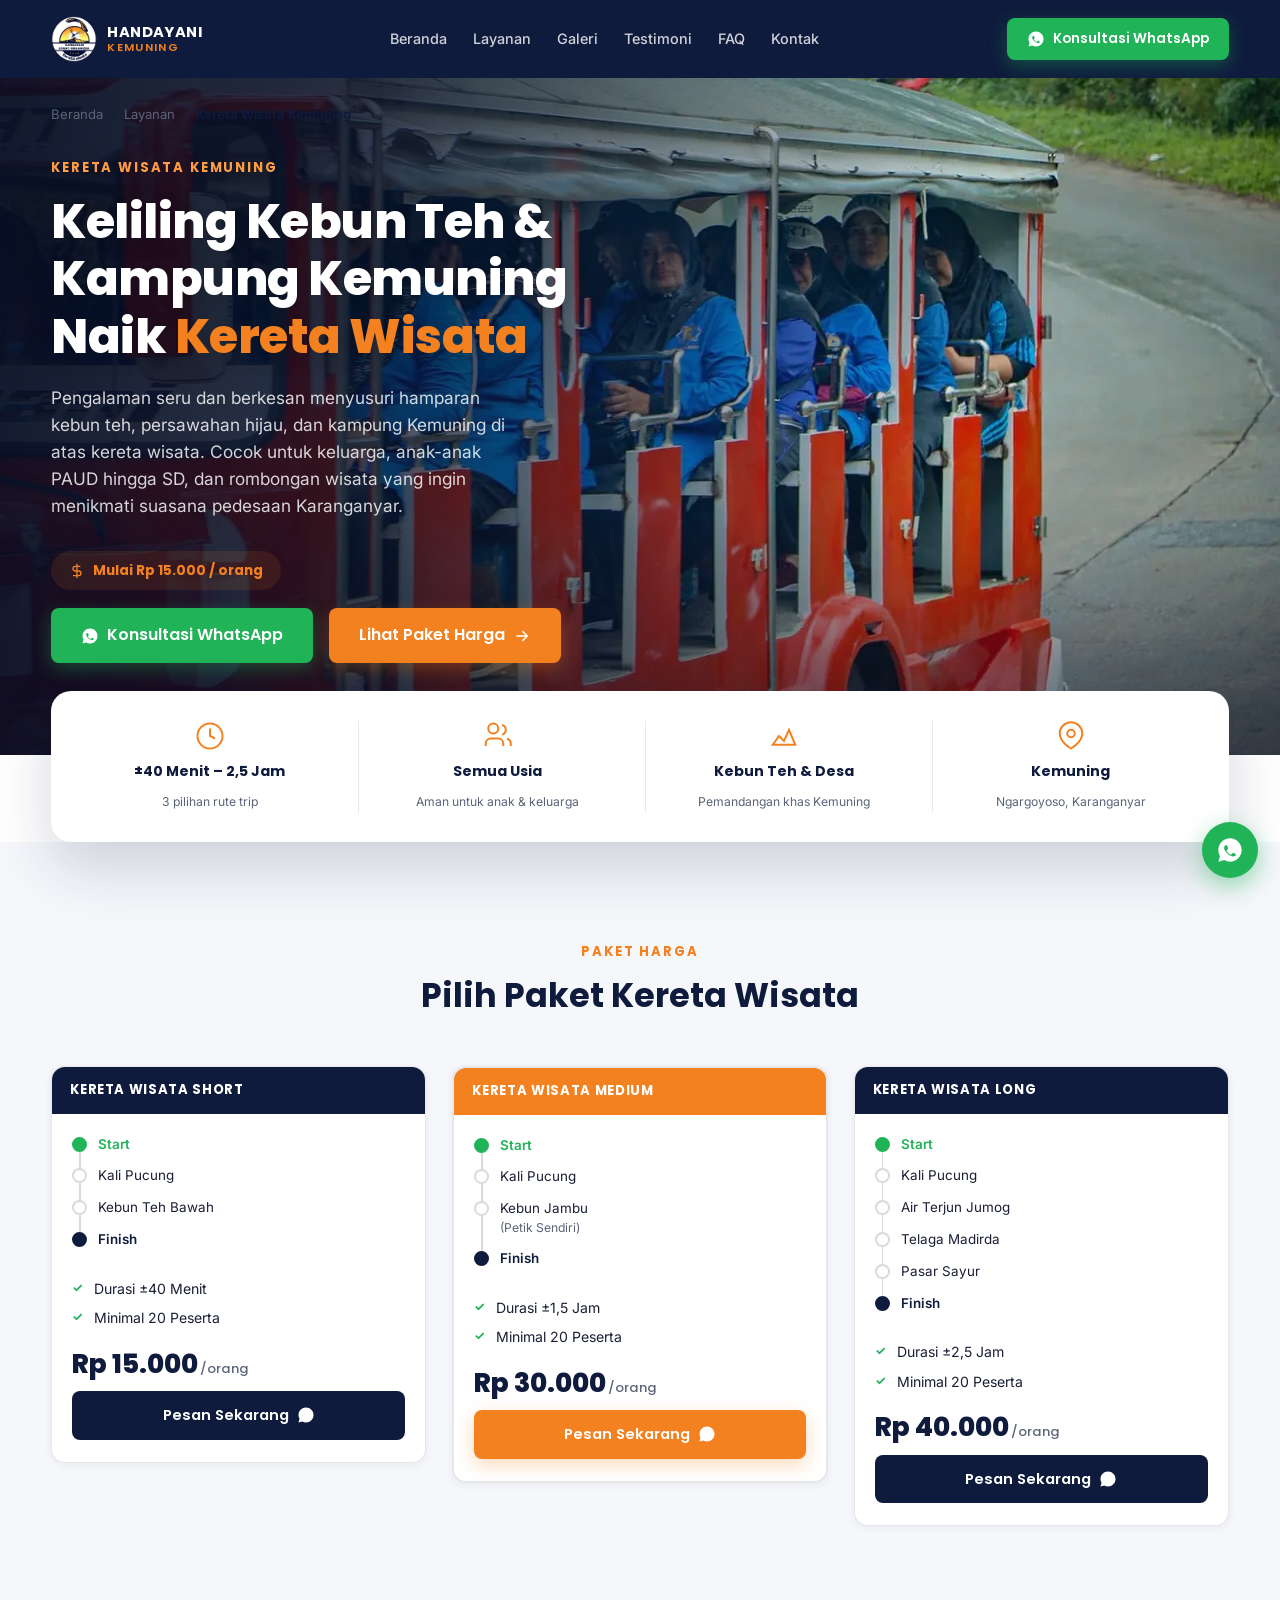
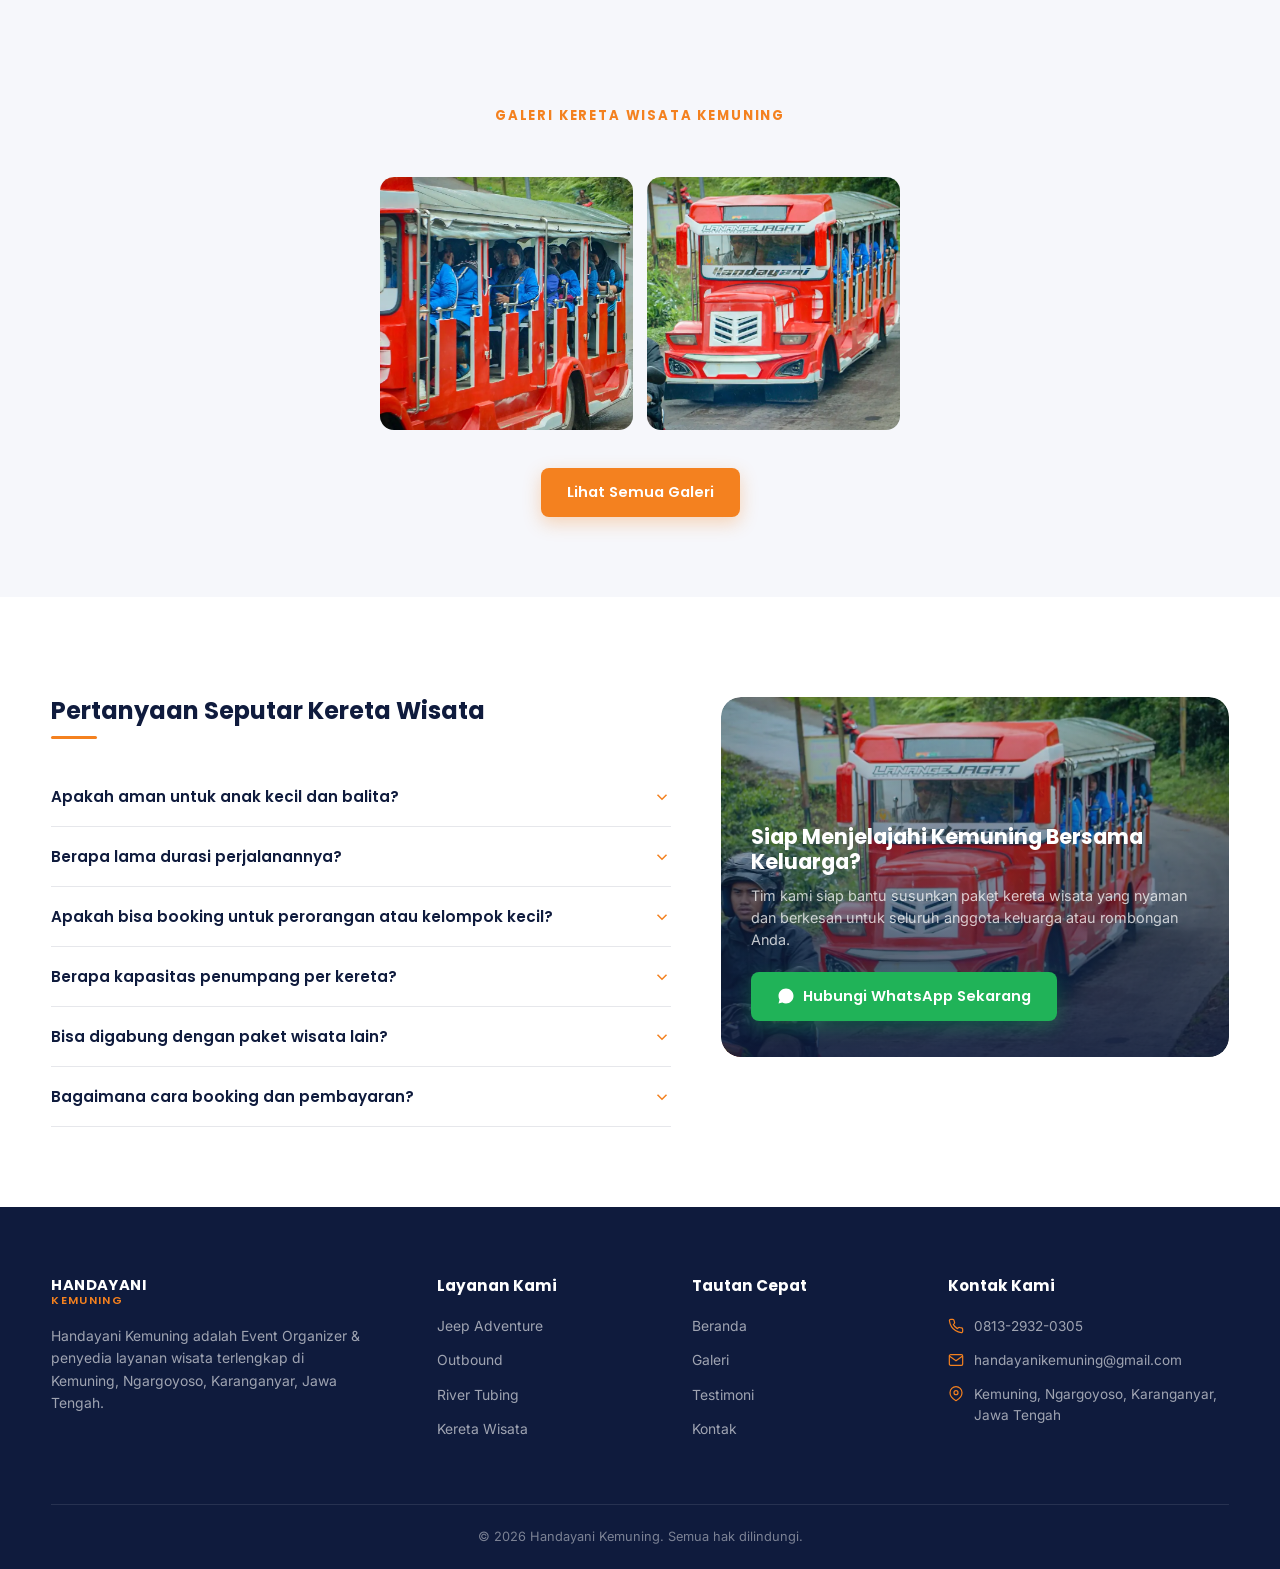
<file: kereta-kelinci/index.html>
<!DOCTYPE html>
<html lang="id">
<head>
<!-- Google Tag Manager -->
<script>(function(w,d,s,l,i){w[l]=w[l]||[];w[l].push({'gtm.start':
new Date().getTime(),event:'gtm.js'});var f=d.getElementsByTagName(s)[0],
j=d.createElement(s),dl=l!='dataLayer'?'&l='+l:'';j.async=true;j.src=
'https://www.googletagmanager.com/gtm.js?id='+i+dl;f.parentNode.insertBefore(j,f);
})(window,document,'script','dataLayer','GTM-KQBG5JP5');</script>
<!-- End Google Tag Manager -->
<meta charset="UTF-8">
<meta name="viewport" content="width=device-width, initial-scale=1.0">
<title>Kereta Wisata Kemuning — Seru &amp; Edukatif untuk Keluarga &amp; Rombongan | Handayani Kemuning</title>
<meta name="description" content="Kereta Wisata Kemuning: naik kereta kelinci menyusuri Kali Pucung, kebun teh, kebun jambu, hingga Air Terjun Jumog. Mulai Rp 15.000/orang, minimal 20 peserta, cocok untuk rombongan & sekolah.">
<meta property="og:title" content="Kereta Wisata Kemuning — Seru &amp; Edukatif untuk Keluarga &amp; Rombongan">
<meta property="og:description" content="Nikmati perjalanan kereta wisata menyusuri Kali Pucung, kebun teh, hingga Air Terjun Jumog. Tiga pilihan rute, mulai Rp 15.000/orang.">
<meta property="og:type" content="website">
<meta property="og:image" content="../assets/images/jeep-adventure/jeep-adventure-1.webp">
<link rel="icon" type="image/webp" sizes="32x32" href="../assets/images/favicon/favicon-32.webp">
<link rel="icon" type="image/webp" sizes="16x16" href="../assets/images/favicon/favicon-16.webp">
<link rel="icon" type="image/x-icon" href="../assets/images/favicon/favicon.ico">
<link rel="apple-touch-icon" sizes="180x180" href="../assets/images/favicon/apple-touch-icon.png">
<link rel="icon" type="image/webp" sizes="192x192" href="../assets/images/favicon/icon-192.webp">
<link rel="icon" type="image/webp" sizes="512x512" href="../assets/images/favicon/icon-512.webp">
<link rel="preconnect" href="https://fonts.googleapis.com">
<link rel="preconnect" href="https://fonts.gstatic.com" crossorigin>
<link href="https://fonts.googleapis.com/css2?family=Poppins:wght@500;600;700;800&family=Inter:wght@400;500;600;700&display=swap" rel="stylesheet">
<link rel="stylesheet" href="../assets/css/style.css">

<!-- TODO: lengkapi data asli (alamat, telepon, koordinat) sebelum publish -->
<script type="application/ld+json">
{
  "@context": "https://schema.org",
  "@type": "TouristAttraction",
  "name": "Kereta Wisata Kemuning",
  "description": "Wisata naik kereta kelinci menyusuri kebun teh, persawahan, dan kampung Kemuning, Ngargoyoso, Karanganyar.",
  "provider": {
    "@type": "TravelAgency",
    "name": "Handayani Kemuning",
    "telephone": "+6281329320305",
    "email": "handayanikemuning@gmail.com"
  },
  "address": {
    "@type": "PostalAddress",
    "streetAddress": "Kemuning, Ngargoyoso",
    "addressLocality": "Karanganyar",
    "addressRegion": "Jawa Tengah",
    "addressCountry": "ID"
  },
  "offers": [
    {
      "@type": "Offer",
      "name": "Kereta Wisata Short",
      "priceCurrency": "IDR",
      "price": "15000"
    },
    {
      "@type": "Offer",
      "name": "Kereta Wisata Medium",
      "priceCurrency": "IDR",
      "price": "30000"
    },
    {
      "@type": "Offer",
      "name": "Kereta Wisata Long",
      "priceCurrency": "IDR",
      "price": "40000"
    }
  ]
}
</script>
</head>
<body>
<!-- Google Tag Manager (noscript) -->
<noscript><iframe src="https://www.googletagmanager.com/ns.html?id=GTM-KQBG5JP5"
height="0" width="0" style="display:none;visibility:hidden"></iframe></noscript>
<!-- End Google Tag Manager (noscript) -->

<!-- ══════════ HEADER ══════════ -->
<header class="site-header" id="site-header">
  <div class="container nav-wrap">
    <a href="../index.html" class="brand">
      <span class="brand-logo">
        <picture>
          <source media="(max-width: 767px)" srcset="../assets/images/logo/logo-mobile.webp" type="image/webp">
          <source media="(min-width: 768px)" srcset="../assets/images/logo/logo-pc.webp" type="image/webp">
          <img src="../assets/images/logo/logo-pc.webp" alt="Logo Handayani Kemuning" width="46" height="46" loading="eager">
        </picture>
      </span>
      <span class="brand-text">
        <strong>HANDAYANI</strong>
        <small>KEMUNING</small>
      </span>
    </a>

    <nav id="nav-links" class="nav-links">
      <a href="../index.html#beranda" class="nav-link">Beranda</a>
      <a href="../index.html#layanan" class="nav-link active">Layanan</a>
      <a href="../index.html#galeri" class="nav-link">Galeri</a>
      <a href="../index.html#testimoni" class="nav-link">Testimoni</a>
      <a href="../index.html#faq" class="nav-link">FAQ</a>
      <a href="../index.html#kontak" class="nav-link">Kontak</a>
    </nav>

    <a href="#" class="btn btn-wa btn-header-wa" data-wa="Halo Handayani Kemuning, saya ingin konsultasi paket Kereta Wisata untuk rombongan kami.">
      <svg class="ic" viewBox="0 0 24 24" fill="currentColor"><path d="M12 2C6.48 2 2 6.48 2 12c0 1.85.5 3.58 1.38 5.07L2 22l5.07-1.33A9.96 9.96 0 0 0 12 22c5.52 0 10-4.48 10-10S17.52 2 12 2zm5.2 14.2c-.22.62-1.28 1.18-1.76 1.25-.45.07-1 .1-1.62-.1-.37-.12-.85-.28-1.46-.55-2.57-1.1-4.24-3.68-4.37-3.85-.13-.17-1.04-1.38-1.04-2.63s.65-1.87.88-2.12c.22-.25.5-.32.66-.32.17 0 .33 0 .47.01.15.01.36-.06.56.43.22.52.74 1.8.8 1.93.07.13.11.28.02.45-.42.84-.86 1.13-1.13 1.46-.13.16-.27.32-.1.6.52.92 1.1 1.65 1.97 2.25.86.6 1.46.79 1.7.88.2.07.34.06.46-.06.4-.43.78-.97 1.05-1.32.13-.17.28-.2.45-.13.17.07 1.46.69 1.7.82.25.13.41.2.47.31.06.12.06.66-.16 1.27z"/></svg>
      Konsultasi WhatsApp
    </a>

    <button id="menu-toggle" class="menu-toggle" aria-label="Buka menu" aria-expanded="false">
      <span></span><span></span><span></span>
    </button>
  </div>
</header>

<!-- ══════════ HERO DETAIL (full-bleed foto) ══════════ -->
<section class="hero-bg hero-bg-detail">
  <div class="hero-bg-media">
    <img src="../assets/images/kereta-kelinci/kereta-kelinci-1.webp" alt="Kereta wisata kelinci merah membawa rombongan wisatawan menyusuri jalan Kemuning" loading="eager" width="1280" height="720">
  </div>
  <div class="hero-overlay" aria-hidden="true"></div>
  <div class="container hero-bg-inner">
    <div class="breadcrumb breadcrumb-light">
      <a href="../index.html">Beranda</a>
      <span class="sep">/</span>
      <a href="../index.html#layanan">Layanan</a>
      <span class="sep">/</span>
      <span class="current">Kereta Wisata Kemuning</span>
    </div>
    <div class="hero-bg-content">
      <p class="eyebrow eyebrow-light">Kereta Wisata Kemuning</p>
      <h1 class="hero-bg-title">Keliling Kebun Teh &amp; Kampung Kemuning Naik <span class="text-orange">Kereta Wisata</span></h1>
      <p class="hero-bg-desc">Pengalaman seru dan berkesan menyusuri hamparan kebun teh, persawahan hijau, dan kampung Kemuning di atas kereta wisata. Cocok untuk keluarga, anak-anak PAUD hingga SD, dan rombongan wisata yang ingin menikmati suasana pedesaan Karanganyar.</p>
      <span class="price-badge price-badge-light">
        <svg width="16" height="16" viewBox="0 0 24 24" fill="none" stroke="currentColor" stroke-width="2"><path d="M12 1v22M17 5H9.5a3.5 3.5 0 0 0 0 7h5a3.5 3.5 0 0 1 0 7H6"/></svg>
        Mulai Rp 15.000 / orang
      </span>
      <div class="hero-actions">
        <a href="#" class="btn btn-wa btn-lg" data-wa="Halo Handayani Kemuning, saya ingin konsultasi paket Kereta Wisata untuk rombongan kami.">
          <svg class="ic" viewBox="0 0 24 24" fill="currentColor"><path d="M12 2C6.48 2 2 6.48 2 12c0 1.85.5 3.58 1.38 5.07L2 22l5.07-1.33A9.96 9.96 0 0 0 12 22c5.52 0 10-4.48 10-10S17.52 2 12 2zm5.2 14.2c-.22.62-1.28 1.18-1.76 1.25-.45.07-1 .1-1.62-.1-.37-.12-.85-.28-1.46-.55-2.57-1.1-4.24-3.68-4.37-3.85-.13-.17-1.04-1.38-1.04-2.63s.65-1.87.88-2.12c.22-.25.5-.32.66-.32.17 0 .33 0 .47.01.15.01.36-.06.56.43.22.52.74 1.8.8 1.93.07.13.11.28.02.45-.42.84-.86 1.13-1.13 1.46-.13.16-.27.32-.1.6.52.92 1.1 1.65 1.97 2.25.86.6 1.46.79 1.7.88.2.07.34.06.46-.06.4-.43.78-.97 1.05-1.32.13-.17.28-.2.45-.13.17.07 1.46.69 1.7.82.25.13.41.2.47.31.06.12.06.66-.16 1.27z"/></svg>
          Konsultasi WhatsApp
        </a>
        <a href="#harga" class="btn btn-orange btn-lg">
          Lihat Paket Harga
          <svg class="ic" viewBox="0 0 24 24" fill="none" stroke="currentColor" stroke-width="2" stroke-linecap="round" stroke-linejoin="round"><path d="M5 12h14M13 6l6 6-6 6"/></svg>
        </a>
      </div>
    </div>
  </div>
</section>

<div class="container">
  <div class="info-stats">
    
      <div class="trust-item">
        <svg class="trust-ic" viewBox="0 0 24 24" fill="none" stroke="currentColor" stroke-width="1.6"><circle cx="12" cy="12" r="10"/><path d="M12 6v6l4 2"/></svg>
        <strong>±40 Menit – 2,5 Jam</strong>
        <span>3 pilihan rute trip</span>
      </div>
      <div class="trust-item">
        <svg class="trust-ic" viewBox="0 0 24 24" fill="none" stroke="currentColor" stroke-width="1.6"><path d="M17 20v-2a4 4 0 0 0-4-4H7a4 4 0 0 0-4 4v2M9 10a4 4 0 1 0 0-8 4 4 0 0 0 0 8zM23 20v-2a4 4 0 0 0-3-3.87M16 3.13a4 4 0 0 1 0 7.75"/></svg>
        <strong>Semua Usia</strong>
        <span>Aman untuk anak &amp; keluarga</span>
      </div>
      <div class="trust-item">
        <svg class="trust-ic" viewBox="0 0 24 24" fill="none" stroke="currentColor" stroke-width="1.6"><path d="M3 19l5-7 4 4 4-9 5 12z"/></svg>
        <strong>Kebun Teh &amp; Desa</strong>
        <span>Pemandangan khas Kemuning</span>
      </div>
      <div class="trust-item">
        <svg class="trust-ic" viewBox="0 0 24 24" fill="none" stroke="currentColor" stroke-width="1.6"><path d="M21 10c0 7-9 12-9 12s-9-5-9-12a9 9 0 1 1 18 0z"/><circle cx="12" cy="10" r="3"/></svg>
        <strong>Kemuning</strong>
        <span>Ngargoyoso, Karanganyar</span>
      </div>
  </div>
</div>



<!-- ══════════ PAKET HARGA ══════════ -->
<section class="section section-paket" id="harga">
  <div class="container">
    <div class="section-head">
      <p class="eyebrow eyebrow-center">Paket Harga</p>
      <h2>Pilih Paket Kereta Wisata</h2>
    </div>

    <div class="paket-grid">

      <div class="pkg-card">
        <div class="pkg-head pkg-head-navy">KERETA WISATA SHORT</div>
        <div class="pkg-body">
          <div class="pkg-route">
            <div class="route-item"><div class="route-dot route-start"></div><span class="route-label label-start">Start</span></div>
            <div class="route-item"><div class="route-dot"></div><span class="route-label">Kali Pucung</span></div>
            <div class="route-item"><div class="route-dot"></div><span class="route-label">Kebun Teh Bawah</span></div>
            <div class="route-item"><div class="route-dot route-end"></div><span class="route-label label-end">Finish</span></div>
          </div>
          <ul class="pkg-list">
            <li>Durasi ±40 Menit</li>
            <li>Minimal 20 Peserta</li>
          </ul>
          <p class="pkg-price">Rp 15.000<span>/orang</span></p>
          <a href="#" class="btn btn-navy btn-block" data-wa="Halo Handayani Kemuning, saya ingin pesan Paket Kereta Wisata SHORT (Kali Pucung → Kebun Teh Bawah), durasi ±40 menit, harga Rp15.000/orang. Boleh info ketersediaan tanggalnya?">
            Pesan Sekarang
            <svg class="ic" viewBox="0 0 24 24" fill="currentColor"><path d="M12 2C6.48 2 2 6.48 2 12c0 1.85.5 3.58 1.38 5.07L2 22l5.07-1.33A9.96 9.96 0 0 0 12 22c5.52 0 10-4.48 10-10S17.52 2 12 2z"/></svg>
          </a>
        </div>
      </div>

      <div class="pkg-card pkg-featured">
        <div class="pkg-head pkg-head-orange">KERETA WISATA MEDIUM</div>
        <div class="pkg-body">
          <div class="pkg-route">
            <div class="route-item"><div class="route-dot route-start"></div><span class="route-label label-start">Start</span></div>
            <div class="route-item"><div class="route-dot"></div><span class="route-label">Kali Pucung</span></div>
            <div class="route-item"><div class="route-dot"></div><span class="route-label">Kebun Jambu <em>(Petik Sendiri)</em></span></div>
            <div class="route-item"><div class="route-dot route-end"></div><span class="route-label label-end">Finish</span></div>
          </div>
          <ul class="pkg-list">
            <li>Durasi ±1,5 Jam</li>
            <li>Minimal 20 Peserta</li>
          </ul>
          <p class="pkg-price">Rp 30.000<span>/orang</span></p>
          <a href="#" class="btn btn-orange btn-block" data-wa="Halo Handayani Kemuning, saya ingin pesan Paket Kereta Wisata MEDIUM (Kali Pucung → Kebun Jambu Petik Sendiri), durasi ±1,5 jam, harga Rp30.000/orang. Boleh info ketersediaan tanggalnya?">
            Pesan Sekarang
            <svg class="ic" viewBox="0 0 24 24" fill="currentColor"><path d="M12 2C6.48 2 2 6.48 2 12c0 1.85.5 3.58 1.38 5.07L2 22l5.07-1.33A9.96 9.96 0 0 0 12 22c5.52 0 10-4.48 10-10S17.52 2 12 2z"/></svg>
          </a>
        </div>
      </div>

      <div class="pkg-card">
        <div class="pkg-head pkg-head-navy">KERETA WISATA LONG</div>
        <div class="pkg-body">
          <div class="pkg-route">
            <div class="route-item"><div class="route-dot route-start"></div><span class="route-label label-start">Start</span></div>
            <div class="route-item"><div class="route-dot"></div><span class="route-label">Kali Pucung</span></div>
            <div class="route-item"><div class="route-dot"></div><span class="route-label">Air Terjun Jumog</span></div>
            <div class="route-item"><div class="route-dot"></div><span class="route-label">Telaga Madirda</span></div>
            <div class="route-item"><div class="route-dot"></div><span class="route-label">Pasar Sayur</span></div>
            <div class="route-item"><div class="route-dot route-end"></div><span class="route-label label-end">Finish</span></div>
          </div>
          <ul class="pkg-list">
            <li>Durasi ±2,5 Jam</li>
            <li>Minimal 20 Peserta</li>
          </ul>
          <p class="pkg-price">Rp 40.000<span>/orang</span></p>
          <a href="#" class="btn btn-navy btn-block" data-wa="Halo Handayani Kemuning, saya ingin pesan Paket Kereta Wisata LONG (Kali Pucung → Air Terjun Jumog → Telaga Madirda → Pasar Sayur), durasi ±2,5 jam, harga Rp40.000/orang. Boleh info ketersediaan tanggalnya?">
            Pesan Sekarang
            <svg class="ic" viewBox="0 0 24 24" fill="currentColor"><path d="M12 2C6.48 2 2 6.48 2 12c0 1.85.5 3.58 1.38 5.07L2 22l5.07-1.33A9.96 9.96 0 0 0 12 22c5.52 0 10-4.48 10-10S17.52 2 12 2z"/></svg>
          </a>
        </div>
      </div>

    </div>
  </div>
</section>

<!-- ══════════ GALERI PREVIEW ══════════ -->
<section class="section section-galeri">
  <div class="container">
    <div class="section-head">
      <p class="eyebrow eyebrow-center">Galeri Kereta Wisata Kemuning</p>
    </div>

    <div class="galeri-grid-preview-2">
      <img class="media-cover ph-1x1" src="../assets/images/kereta-kelinci/kereta-kelinci-1.webp" alt="Penumpang menikmati perjalanan Kereta Wisata Kemuning" loading="lazy" width="1280" height="853">
      <img class="media-cover ph-1x1" src="../assets/images/kereta-kelinci/kereta-kelinci-2.webp" alt="Kereta Wisata Handayani Kemuning melaju membawa rombongan" loading="lazy" width="1280" height="853">
    </div>
    <!-- Stok foto kereta wisata saat ini 2, akan ditambah saat ada dokumentasi baru -->

    <div class="galeri-cta">
      <a href="../index.html#galeri" class="btn btn-orange">Lihat Semua Galeri</a>
    </div>
  </div>
</section>

<!-- ══════════ FAQ + CTA ══════════ -->
<section class="section section-faq" id="faq">
  <div class="container faq-grid">

    <div class="faq-col">
      <h2 class="faq-title">Pertanyaan Seputar Kereta Wisata</h2>

      <div class="faq-item">
        <button class="faq-q" aria-expanded="false">
          Apakah aman untuk anak kecil dan balita?
          <svg class="faq-chev" viewBox="0 0 24 24" fill="none" stroke="currentColor" stroke-width="2"><path d="M6 9l6 6 6-6"/></svg>
        </button>
        <div class="faq-a">
          <p>Ya, sangat aman. Kereta wisata berjalan dengan kecepatan rendah dan dilengkapi pengaman di setiap kursi. Anak-anak dari usia PAUD pun sudah banyak yang menikmati perjalanan ini bersama orang tua.</p>
        </div>
      </div>

      <div class="faq-item">
        <button class="faq-q" aria-expanded="false">
          Berapa lama durasi perjalanannya?
          <svg class="faq-chev" viewBox="0 0 24 24" fill="none" stroke="currentColor" stroke-width="2"><path d="M6 9l6 6 6-6"/></svg>
        </button>
        <div class="faq-a">
          <p>Tersedia 3 pilihan rute: SHORT (±40 menit) menyusuri Kali Pucung dan Kebun Teh Bawah, MEDIUM (±1,5 jam) hingga Kebun Jambu untuk petik sendiri, dan LONG (±2,5 jam) hingga Air Terjun Jumog, Telaga Madirda, dan Pasar Sayur.</p>
        </div>
      </div>

      <div class="faq-item">
        <button class="faq-q" aria-expanded="false">
          Apakah bisa booking untuk perorangan atau kelompok kecil?
          <svg class="faq-chev" viewBox="0 0 24 24" fill="none" stroke="currentColor" stroke-width="2"><path d="M6 9l6 6 6-6"/></svg>
        </button>
        <div class="faq-a">
          <p>Ketiga paket Kereta Wisata (SHORT, MEDIUM, LONG) berlaku untuk minimal 20 peserta per booking. Jika rombongan Anda belum mencapai 20 orang, silakan hubungi kami via WhatsApp untuk dicarikan opsi gabung jadwal dengan rombongan lain.</p>
        </div>
      </div>

      <div class="faq-item">
        <button class="faq-q" aria-expanded="false">
          Berapa kapasitas penumpang per kereta?
          <svg class="faq-chev" viewBox="0 0 24 24" fill="none" stroke="currentColor" stroke-width="2"><path d="M6 9l6 6 6-6"/></svg>
        </button>
        <div class="faq-a">
          <p>Satu rangkaian kereta wisata dapat menampung sekitar 20–30 penumpang. Untuk rombongan besar, kami dapat menyiapkan beberapa armada kereta sesuai kebutuhan.</p>
        </div>
      </div>

      <div class="faq-item">
        <button class="faq-q" aria-expanded="false">
          Bisa digabung dengan paket wisata lain?
          <svg class="faq-chev" viewBox="0 0 24 24" fill="none" stroke="currentColor" stroke-width="2"><path d="M6 9l6 6 6-6"/></svg>
        </button>
        <div class="faq-a">
          <p>Bisa. Kereta Wisata sangat populer digabungkan dengan Outbound, Jeep Adventure, atau River Tubing dalam satu rangkaian paket wisata seharian. Hubungi kami untuk menyusun itinerary yang sesuai.</p>
        </div>
      </div>

      <div class="faq-item">
        <button class="faq-q" aria-expanded="false">
          Bagaimana cara booking dan pembayaran?
          <svg class="faq-chev" viewBox="0 0 24 24" fill="none" stroke="currentColor" stroke-width="2"><path d="M6 9l6 6 6-6"/></svg>
        </button>
        <div class="faq-a">
          <p>Cukup hubungi kami via WhatsApp dengan menyebutkan tanggal kunjungan, jumlah peserta, dan paket yang diminati. Tim kami akan menginformasikan ketersediaan jadwal, DP, dan detail pelunasan.</p>
        </div>
      </div>
    </div>

    <div class="faq-cta-box">
      <img class="ph-cta media-cover" src="../assets/images/kereta-kelinci/kereta-kelinci-2.webp" alt="Kereta Wisata Kemuning melaju membawa rombongan" loading="lazy" width="1280" height="720">
      <div class="faq-cta-content">
        <h3>Siap Menjelajahi Kemuning Bersama Keluarga?</h3>
        <p>Tim kami siap bantu susunkan paket kereta wisata yang nyaman dan berkesan untuk seluruh anggota keluarga atau rombongan Anda.</p>
        <a href="#" class="btn btn-wa" data-wa="Halo Handayani Kemuning, saya ingin konsultasi paket Kereta Wisata untuk rombongan kami.">
          <svg class="ic" viewBox="0 0 24 24" fill="currentColor"><path d="M12 2C6.48 2 2 6.48 2 12c0 1.85.5 3.58 1.38 5.07L2 22l5.07-1.33A9.96 9.96 0 0 0 12 22c5.52 0 10-4.48 10-10S17.52 2 12 2z"/></svg>
          Hubungi WhatsApp Sekarang
        </a>
      </div>
    </div>

  </div>
</section>

<!-- ══════════ FOOTER ══════════ -->
<footer class="site-footer">
  <div class="container footer-grid">

    <div class="footer-col footer-about">
      <a href="../index.html" class="brand brand-footer">
        <span class="brand-text">
          <strong>HANDAYANI</strong>
          <small>KEMUNING</small>
        </span>
      </a>
      <p>Handayani Kemuning adalah Event Organizer &amp; penyedia layanan wisata terlengkap di Kemuning, Ngargoyoso, Karanganyar, Jawa Tengah.</p>
    </div>

    <div class="footer-col">
      <h4>Layanan Kami</h4>
      <a href="../jeep-adventure/">Jeep Adventure</a>
      <a href="../outbound/">Outbound</a>
      <a href="../tubing/">River Tubing</a>
      <a href="./">Kereta Wisata</a>
    </div>

    <div class="footer-col">
      <h4>Tautan Cepat</h4>
      <a href="../index.html#beranda">Beranda</a>
      <a href="../index.html#galeri">Galeri</a>
      <a href="../index.html#testimoni">Testimoni</a>
      <a href="../index.html#kontak">Kontak</a>
    </div>

    <div class="footer-col">
      <h4>Kontak Kami</h4>
      <p class="footer-contact"><svg viewBox="0 0 24 24" fill="none" stroke="currentColor" stroke-width="1.8"><path d="M22 16.92v3a2 2 0 0 1-2.18 2 19.79 19.79 0 0 1-8.63-3.07 19.5 19.5 0 0 1-6-6 19.79 19.79 0 0 1-3.07-8.67A2 2 0 0 1 4.11 2h3a2 2 0 0 1 2 1.72c.13.94.36 1.85.68 2.72a2 2 0 0 1-.45 2.11L8.09 9.91a16 16 0 0 0 6 6l1.36-1.27a2 2 0 0 1 2.11-.45c.87.32 1.78.55 2.72.68A2 2 0 0 1 22 16.92z"/></svg> 0813-2932-0305</p>
      <p class="footer-contact"><svg viewBox="0 0 24 24" fill="none" stroke="currentColor" stroke-width="1.8"><path d="M4 4h16v16H4z" opacity="0"/><path d="M22 6l-10 7L2 6"/><rect x="2" y="4" width="20" height="16" rx="2"/></svg> handayanikemuning@gmail.com</p>
      <p class="footer-contact"><svg viewBox="0 0 24 24" fill="none" stroke="currentColor" stroke-width="1.8"><path d="M21 10c0 7-9 12-9 12s-9-5-9-12a9 9 0 1 1 18 0z"/><circle cx="12" cy="10" r="3"/></svg> Kemuning, Ngargoyoso, Karanganyar, Jawa Tengah</p>
    </div>

  </div>

  <div class="footer-bottom">
    <div class="container">
      <p>© <span id="year"></span> Handayani Kemuning. Semua hak dilindungi.</p>
    </div>
  </div>
</footer>

<!-- ══════════ FLOATING WHATSAPP ══════════ -->
<a href="#" class="wa-float" data-wa="Halo Handayani Kemuning, saya ingin konsultasi paket Kereta Wisata." aria-label="Konsultasi via WhatsApp">
  <svg viewBox="0 0 24 24" fill="currentColor"><path d="M12 2C6.48 2 2 6.48 2 12c0 1.85.5 3.58 1.38 5.07L2 22l5.07-1.33A9.96 9.96 0 0 0 12 22c5.52 0 10-4.48 10-10S17.52 2 12 2zm5.2 14.2c-.22.62-1.28 1.18-1.76 1.25-.45.07-1 .1-1.62-.1-.37-.12-.85-.28-1.46-.55-2.57-1.1-4.24-3.68-4.37-3.85-.13-.17-1.04-1.38-1.04-2.63s.65-1.87.88-2.12c.22-.25.5-.32.66-.32.17 0 .33 0 .47.01.15.01.36-.06.56.43.22.52.74 1.8.8 1.93.07.13.11.28.02.45-.42.84-.86 1.13-1.13 1.46-.13.16-.27.32-.1.6.52.92 1.1 1.65 1.97 2.25.86.6 1.46.79 1.7.88.2.07.34.06.46-.06.4-.43.78-.97 1.05-1.32.13-.17.28-.2.45-.13.17.07 1.46.69 1.7.82.25.13.41.2.47.31.06.12.06.66-.16 1.27z"/></svg>
</a>

<script src="../assets/js/main.js" defer></script>
</body>
</html>
</file>
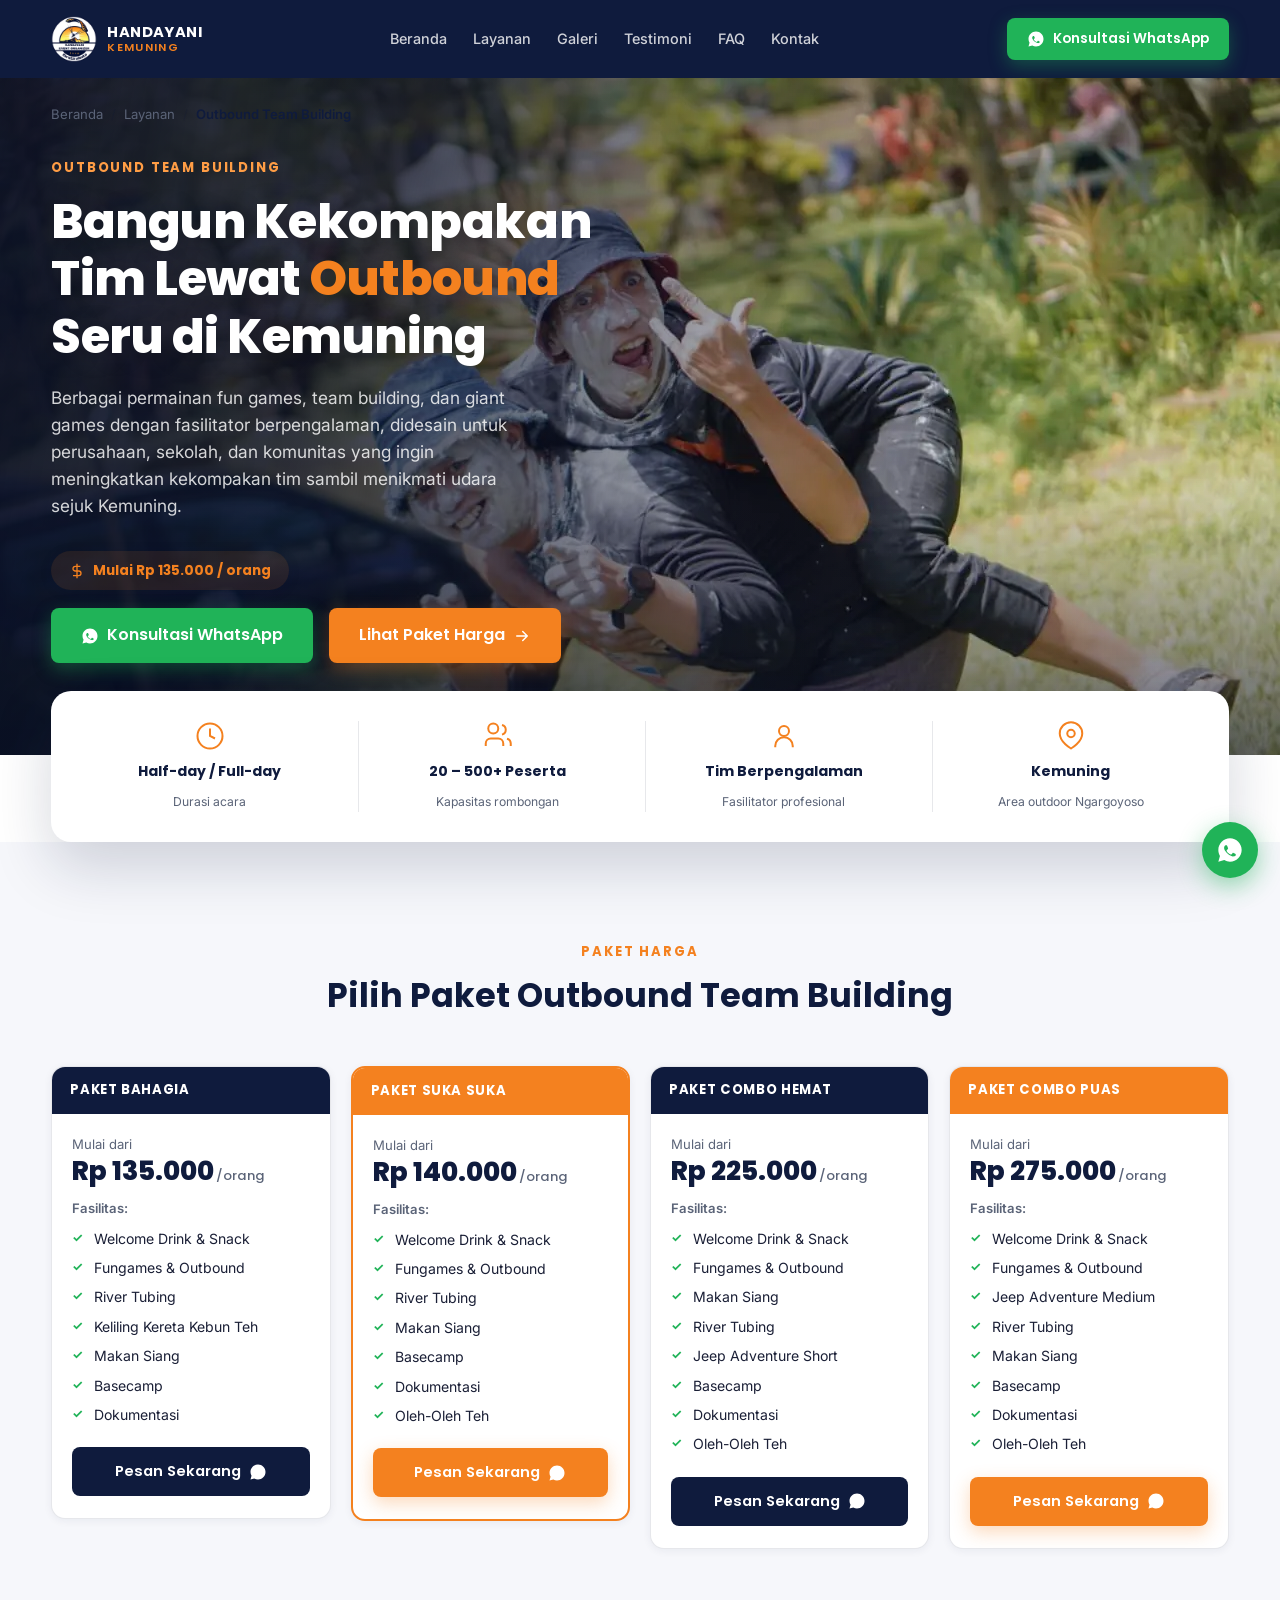
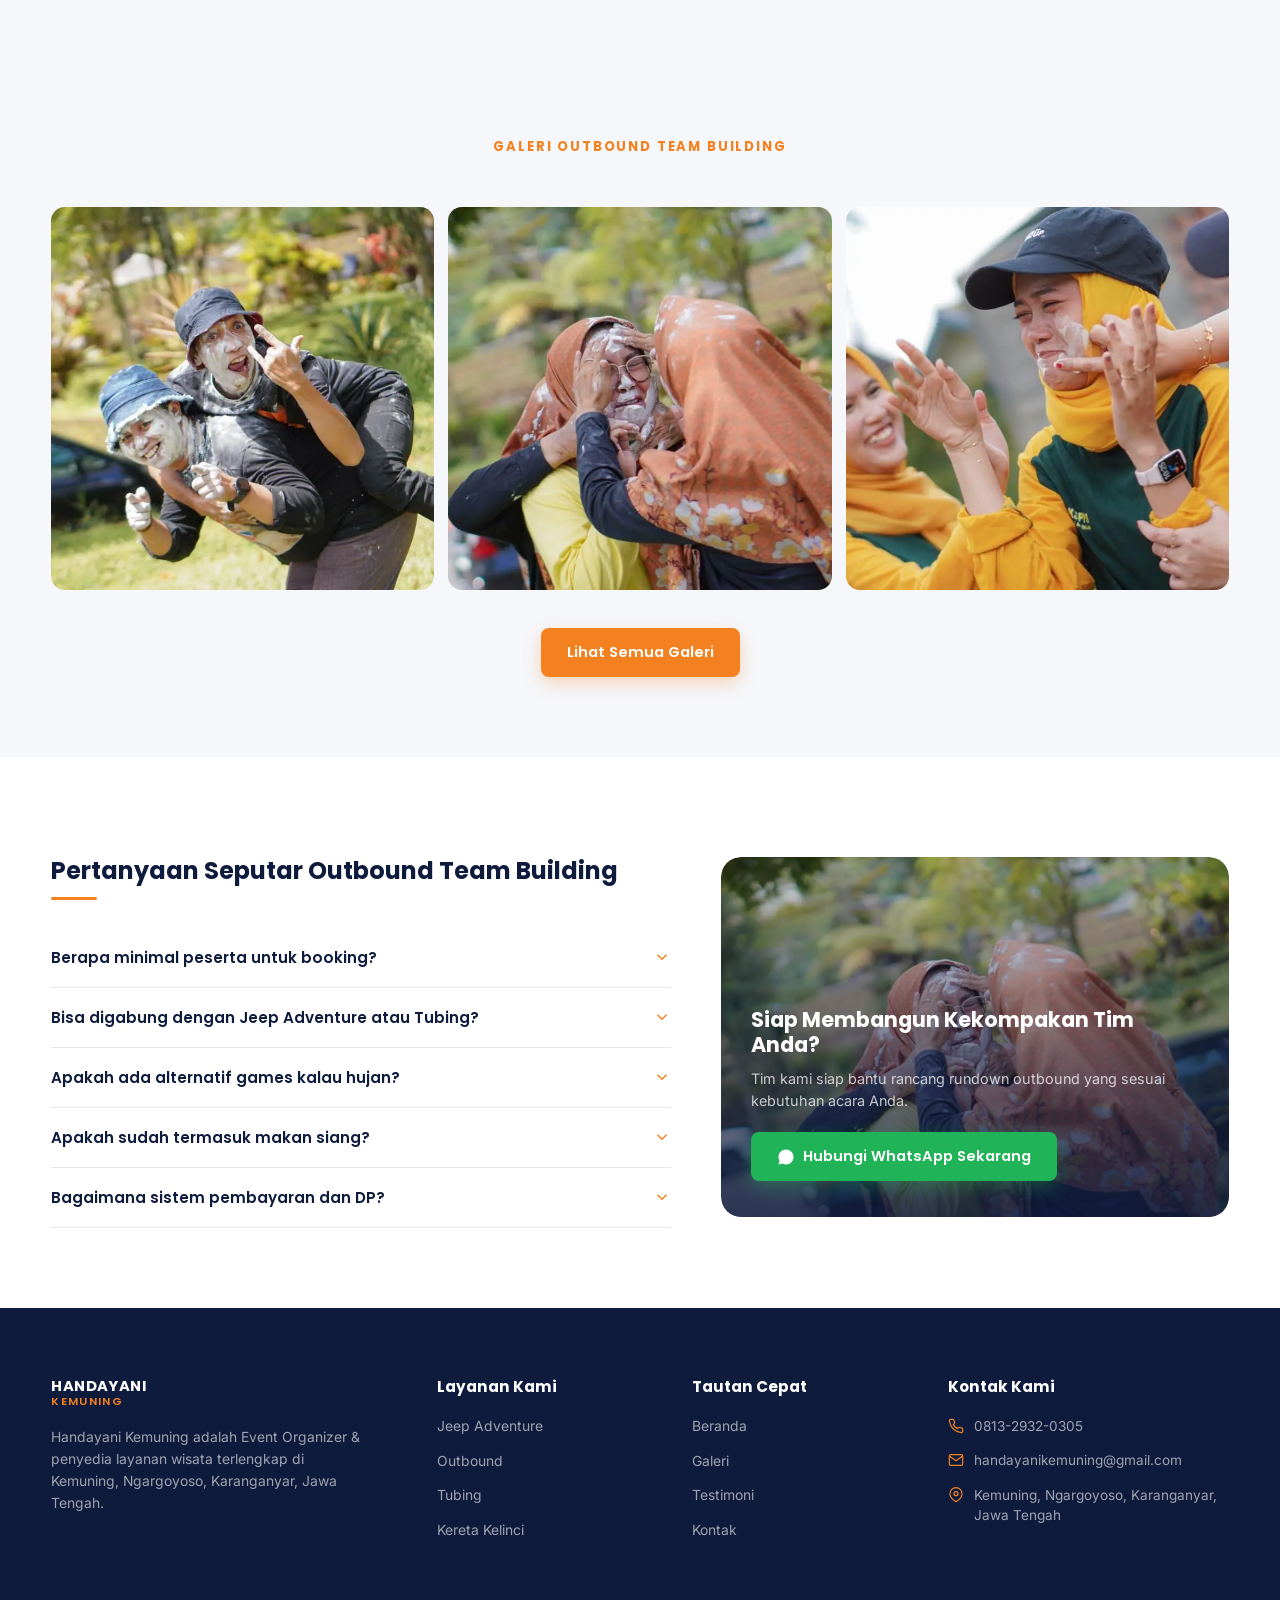
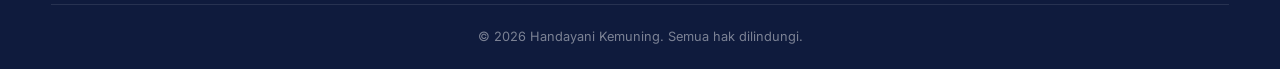
<file: outbound/index.html>
<!DOCTYPE html>
<html lang="id">
<head>
<!-- Google Tag Manager -->
<script>(function(w,d,s,l,i){w[l]=w[l]||[];w[l].push({'gtm.start':
new Date().getTime(),event:'gtm.js'});var f=d.getElementsByTagName(s)[0],
j=d.createElement(s),dl=l!='dataLayer'?'&l='+l:'';j.async=true;j.src=
'https://www.googletagmanager.com/gtm.js?id='+i+dl;f.parentNode.insertBefore(j,f);
})(window,document,'script','dataLayer','GTM-KQBG5JP5');</script>
<!-- End Google Tag Manager -->
<meta charset="UTF-8">
<meta name="viewport" content="width=device-width, initial-scale=1.0">
<title>Outbound Team Building Kemuning — Fun Games &amp; Kekompakan Tim | Handayani Kemuning</title>
<meta name="description" content="Outbound &amp; Team Building Kemuning: fun games, team building games, dan giant games dengan fasilitator berpengalaman. Mulai Rp 135.000/orang, cocok untuk corporate, sekolah & komunitas.">
<meta property="og:title" content="Outbound Team Building Kemuning — Fun Games & Kekompakan Tim">
<meta property="og:description" content="Bangun kekompakan tim lewat fun games dan team building di Kemuning, Ngargoyoso. Mulai Rp 135.000/orang.">
<meta property="og:type" content="website">
<meta property="og:image" content="../assets/images/jeep-adventure/jeep-adventure-1.webp">
<link rel="icon" type="image/webp" sizes="32x32" href="../assets/images/favicon/favicon-32.webp">
<link rel="icon" type="image/webp" sizes="16x16" href="../assets/images/favicon/favicon-16.webp">
<link rel="icon" type="image/x-icon" href="../assets/images/favicon/favicon.ico">
<link rel="apple-touch-icon" sizes="180x180" href="../assets/images/favicon/apple-touch-icon.png">
<link rel="icon" type="image/webp" sizes="192x192" href="../assets/images/favicon/icon-192.webp">
<link rel="icon" type="image/webp" sizes="512x512" href="../assets/images/favicon/icon-512.webp">
<link rel="preconnect" href="https://fonts.googleapis.com">
<link rel="preconnect" href="https://fonts.gstatic.com" crossorigin>
<link href="https://fonts.googleapis.com/css2?family=Poppins:wght@500;600;700;800&family=Inter:wght@400;500;600;700&display=swap" rel="stylesheet">
<link rel="stylesheet" href="../assets/css/style.css">

<!-- TODO: lengkapi data asli (alamat, telepon, koordinat) sebelum publish -->
<script type="application/ld+json">
{
  "@context": "https://schema.org",
  "@type": "TouristAttraction",
  "name": "Outbound Team Building Kemuning",
  "description": "Paket outbound dan team building dengan fun games, giant games, dan fasilitator berpengalaman di Kemuning, Ngargoyoso, Karanganyar.",
  "provider": {
    "@type": "TravelAgency",
    "name": "Handayani Kemuning",
    "telephone": "+6281329320305",
    "email": "handayanikemuning@gmail.com"
  },
  "address": {
    "@type": "PostalAddress",
    "streetAddress": "Kemuning, Ngargoyoso",
    "addressLocality": "Karanganyar",
    "addressRegion": "Jawa Tengah",
    "addressCountry": "ID"
  },
  "offers": {
    "@type": "Offer",
    "priceCurrency": "IDR",
    "price": "135000"
  }
}
</script>
</head>
<body>
<!-- Google Tag Manager (noscript) -->
<noscript><iframe src="https://www.googletagmanager.com/ns.html?id=GTM-KQBG5JP5"
height="0" width="0" style="display:none;visibility:hidden"></iframe></noscript>
<!-- End Google Tag Manager (noscript) -->

<!-- ══════════ HEADER ══════════ -->
<header class="site-header" id="site-header">
  <div class="container nav-wrap">
    <a href="../index.html" class="brand">
      <span class="brand-logo">
        <picture>
          <source media="(max-width: 767px)" srcset="../assets/images/logo/logo-mobile.webp" type="image/webp">
          <source media="(min-width: 768px)" srcset="../assets/images/logo/logo-pc.webp" type="image/webp">
          <img src="../assets/images/logo/logo-pc.webp" alt="Logo Handayani Kemuning" width="46" height="46" loading="eager">
        </picture>
      </span>
      <span class="brand-text">
        <strong>HANDAYANI</strong>
        <small>KEMUNING</small>
      </span>
    </a>

    <nav id="nav-links" class="nav-links">
      <a href="../index.html#beranda" class="nav-link">Beranda</a>
      <a href="../index.html#layanan" class="nav-link active">Layanan</a>
      <a href="../index.html#galeri" class="nav-link">Galeri</a>
      <a href="../index.html#testimoni" class="nav-link">Testimoni</a>
      <a href="../index.html#faq" class="nav-link">FAQ</a>
      <a href="../index.html#kontak" class="nav-link">Kontak</a>
    </nav>

    <a href="#" class="btn btn-wa btn-header-wa" data-wa="Halo Handayani Kemuning, saya ingin konsultasi paket Outbound Team Building untuk rombongan kami.">
      <svg class="ic" viewBox="0 0 24 24" fill="currentColor"><path d="M12 2C6.48 2 2 6.48 2 12c0 1.85.5 3.58 1.38 5.07L2 22l5.07-1.33A9.96 9.96 0 0 0 12 22c5.52 0 10-4.48 10-10S17.52 2 12 2zm5.2 14.2c-.22.62-1.28 1.18-1.76 1.25-.45.07-1 .1-1.62-.1-.37-.12-.85-.28-1.46-.55-2.57-1.1-4.24-3.68-4.37-3.85-.13-.17-1.04-1.38-1.04-2.63s.65-1.87.88-2.12c.22-.25.5-.32.66-.32.17 0 .33 0 .47.01.15.01.36-.06.56.43.22.52.74 1.8.8 1.93.07.13.11.28.02.45-.42.84-.86 1.13-1.13 1.46-.13.16-.27.32-.1.6.52.92 1.1 1.65 1.97 2.25.86.6 1.46.79 1.7.88.2.07.34.06.46-.06.4-.43.78-.97 1.05-1.32.13-.17.28-.2.45-.13.17.07 1.46.69 1.7.82.25.13.41.2.47.31.06.12.06.66-.16 1.27z"/></svg>
      Konsultasi WhatsApp
    </a>

    <button id="menu-toggle" class="menu-toggle" aria-label="Buka menu" aria-expanded="false">
      <span></span><span></span><span></span>
    </button>
  </div>
</header>

<!-- ══════════ HERO DETAIL (full-bleed foto) ══════════ -->
<section class="hero-bg hero-bg-detail">
  <div class="hero-bg-media">
    <img src="../assets/images/outbound/outbound-1.webp" alt="Peserta outbound team building tertawa seru bermain fun games di Kemuning" loading="eager" width="1280" height="720">
  </div>
  <div class="hero-overlay" aria-hidden="true"></div>
  <div class="container hero-bg-inner">
    <div class="breadcrumb breadcrumb-light">
      <a href="../index.html">Beranda</a>
      <span class="sep">/</span>
      <a href="../index.html#layanan">Layanan</a>
      <span class="sep">/</span>
      <span class="current">Outbound Team Building</span>
    </div>
    <div class="hero-bg-content">
      <p class="eyebrow eyebrow-light">Outbound Team Building</p>
      <h1 class="hero-bg-title">Bangun Kekompakan Tim Lewat <span class="text-orange">Outbound</span> Seru di Kemuning</h1>
      <p class="hero-bg-desc">Berbagai permainan fun games, team building, dan giant games dengan fasilitator berpengalaman, didesain untuk perusahaan, sekolah, dan komunitas yang ingin meningkatkan kekompakan tim sambil menikmati udara sejuk Kemuning.</p>
      <span class="price-badge price-badge-light">
        <svg width="16" height="16" viewBox="0 0 24 24" fill="none" stroke="currentColor" stroke-width="2"><path d="M12 1v22M17 5H9.5a3.5 3.5 0 0 0 0 7h5a3.5 3.5 0 0 1 0 7H6"/></svg>
        Mulai Rp 135.000 / orang
      </span>
      <div class="hero-actions">
        <a href="#" class="btn btn-wa btn-lg" data-wa="Halo Handayani Kemuning, saya ingin konsultasi paket Outbound Team Building untuk rombongan kami.">
          <svg class="ic" viewBox="0 0 24 24" fill="currentColor"><path d="M12 2C6.48 2 2 6.48 2 12c0 1.85.5 3.58 1.38 5.07L2 22l5.07-1.33A9.96 9.96 0 0 0 12 22c5.52 0 10-4.48 10-10S17.52 2 12 2zm5.2 14.2c-.22.62-1.28 1.18-1.76 1.25-.45.07-1 .1-1.62-.1-.37-.12-.85-.28-1.46-.55-2.57-1.1-4.24-3.68-4.37-3.85-.13-.17-1.04-1.38-1.04-2.63s.65-1.87.88-2.12c.22-.25.5-.32.66-.32.17 0 .33 0 .47.01.15.01.36-.06.56.43.22.52.74 1.8.8 1.93.07.13.11.28.02.45-.42.84-.86 1.13-1.13 1.46-.13.16-.27.32-.1.6.52.92 1.1 1.65 1.97 2.25.86.6 1.46.79 1.7.88.2.07.34.06.46-.06.4-.43.78-.97 1.05-1.32.13-.17.28-.2.45-.13.17.07 1.46.69 1.7.82.25.13.41.2.47.31.06.12.06.66-.16 1.27z"/></svg>
          Konsultasi WhatsApp
        </a>
        <a href="#harga" class="btn btn-orange btn-lg">
          Lihat Paket Harga
          <svg class="ic" viewBox="0 0 24 24" fill="none" stroke="currentColor" stroke-width="2" stroke-linecap="round" stroke-linejoin="round"><path d="M5 12h14M13 6l6 6-6 6"/></svg>
        </a>
      </div>
    </div>
  </div>
</section>

<div class="container">
  <div class="info-stats">
    
      <div class="trust-item">
        <svg class="trust-ic" viewBox="0 0 24 24" fill="none" stroke="currentColor" stroke-width="1.6"><circle cx="12" cy="12" r="10"/><path d="M12 6v6l4 2"/></svg>
        <strong>Half-day / Full-day</strong>
        <span>Durasi acara</span>
      </div>
      <div class="trust-item">
        <svg class="trust-ic" viewBox="0 0 24 24" fill="none" stroke="currentColor" stroke-width="1.6"><path d="M17 20v-2a4 4 0 0 0-4-4H7a4 4 0 0 0-4 4v2M9 10a4 4 0 1 0 0-8 4 4 0 0 0 0 8zM23 20v-2a4 4 0 0 0-3-3.87M16 3.13a4 4 0 0 1 0 7.75"/></svg>
        <strong>20 – 500+ Peserta</strong>
        <span>Kapasitas rombongan</span>
      </div>
      <div class="trust-item">
        <svg class="trust-ic" viewBox="0 0 24 24" fill="none" stroke="currentColor" stroke-width="1.6"><circle cx="12" cy="8" r="4"/><path d="M5 21v-1a7 7 0 0 1 14 0v1"/></svg>
        <strong>Tim Berpengalaman</strong>
        <span>Fasilitator profesional</span>
      </div>
      <div class="trust-item">
        <svg class="trust-ic" viewBox="0 0 24 24" fill="none" stroke="currentColor" stroke-width="1.6"><path d="M21 10c0 7-9 12-9 12s-9-5-9-12a9 9 0 1 1 18 0z"/><circle cx="12" cy="10" r="3"/></svg>
        <strong>Kemuning</strong>
        <span>Area outdoor Ngargoyoso</span>
      </div>
  </div>
</div>



<!-- ══════════ PAKET HARGA ══════════ -->
<section class="section section-paket" id="harga">
  <div class="container">
    <div class="section-head">
      <p class="eyebrow eyebrow-center">Paket Harga</p>
      <h2>Pilih Paket Outbound Team Building</h2>
    </div>

    <div class="paket-grid paket-grid-auto">

      <div class="pkg-card">
        <div class="pkg-head pkg-head-navy">PAKET BAHAGIA</div>
        <div class="pkg-body">
          <p class="pkg-from">Mulai dari</p>
          <p class="pkg-price">Rp 135.000<span>/orang</span></p>
          <p class="pkg-include">Fasilitas:</p>
          <ul class="pkg-list">
            <li>Welcome Drink &amp; Snack</li>
            <li>Fungames &amp; Outbound</li>
            <li>River Tubing</li>
            <li>Keliling Kereta Kebun Teh</li>
            <li>Makan Siang</li>
            <li>Basecamp</li>
            <li>Dokumentasi</li>
          </ul>
          <a href="#" class="btn btn-navy btn-block" data-wa="Halo Handayani Kemuning, saya ingin pesan Paket Bahagia. Boleh info detailnya?">
            Pesan Sekarang
            <svg class="ic" viewBox="0 0 24 24" fill="currentColor"><path d="M12 2C6.48 2 2 6.48 2 12c0 1.85.5 3.58 1.38 5.07L2 22l5.07-1.33A9.96 9.96 0 0 0 12 22c5.52 0 10-4.48 10-10S17.52 2 12 2z"/></svg>
          </a>
        </div>
      </div>

      <div class="pkg-card pkg-featured pkg-head-orange-border">
        <div class="pkg-head pkg-head-orange">PAKET SUKA SUKA</div>
        <div class="pkg-body">
          <p class="pkg-from">Mulai dari</p>
          <p class="pkg-price">Rp 140.000<span>/orang</span></p>
          <p class="pkg-include">Fasilitas:</p>
          <ul class="pkg-list">
            <li>Welcome Drink &amp; Snack</li>
            <li>Fungames &amp; Outbound</li>
            <li>River Tubing</li>
            <li>Makan Siang</li>
            <li>Basecamp</li>
            <li>Dokumentasi</li>
            <li>Oleh-Oleh Teh</li>
          </ul>
          <a href="#" class="btn btn-orange btn-block" data-wa="Halo Handayani Kemuning, saya ingin pesan Paket Suka Suka. Boleh info detailnya?">
            Pesan Sekarang
            <svg class="ic" viewBox="0 0 24 24" fill="currentColor"><path d="M12 2C6.48 2 2 6.48 2 12c0 1.85.5 3.58 1.38 5.07L2 22l5.07-1.33A9.96 9.96 0 0 0 12 22c5.52 0 10-4.48 10-10S17.52 2 12 2z"/></svg>
          </a>
        </div>
      </div>

      <div class="pkg-card">
        <div class="pkg-head pkg-head-navy">PAKET COMBO HEMAT</div>
        <div class="pkg-body">
          <p class="pkg-from">Mulai dari</p>
          <p class="pkg-price">Rp 225.000<span>/orang</span></p>
          <p class="pkg-include">Fasilitas:</p>
          <ul class="pkg-list">
            <li>Welcome Drink &amp; Snack</li>
            <li>Fungames &amp; Outbound</li>
            <li>Makan Siang</li>
            <li>River Tubing</li>
            <li>Jeep Adventure Short</li>
            <li>Basecamp</li>
            <li>Dokumentasi</li>
            <li>Oleh-Oleh Teh</li>
          </ul>
          <a href="#" class="btn btn-navy btn-block" data-wa="Halo Handayani Kemuning, saya ingin pesan Paket Combo Hemat. Boleh info detailnya?">
            Pesan Sekarang
            <svg class="ic" viewBox="0 0 24 24" fill="currentColor"><path d="M12 2C6.48 2 2 6.48 2 12c0 1.85.5 3.58 1.38 5.07L2 22l5.07-1.33A9.96 9.96 0 0 0 12 22c5.52 0 10-4.48 10-10S17.52 2 12 2z"/></svg>
          </a>
        </div>
      </div>

      <div class="pkg-card">
        <div class="pkg-head pkg-head-orange">PAKET COMBO PUAS</div>
        <div class="pkg-body">
          <p class="pkg-from">Mulai dari</p>
          <p class="pkg-price">Rp 275.000<span>/orang</span></p>
          <p class="pkg-include">Fasilitas:</p>
          <ul class="pkg-list">
            <li>Welcome Drink &amp; Snack</li>
            <li>Fungames &amp; Outbound</li>
            <li>Jeep Adventure Medium</li>
            <li>River Tubing</li>
            <li>Makan Siang</li>
            <li>Basecamp</li>
            <li>Dokumentasi</li>
            <li>Oleh-Oleh Teh</li>
          </ul>
          <a href="#" class="btn btn-orange btn-block" data-wa="Halo Handayani Kemuning, saya ingin pesan Paket Combo Puas. Boleh info detailnya?">
            Pesan Sekarang
            <svg class="ic" viewBox="0 0 24 24" fill="currentColor"><path d="M12 2C6.48 2 2 6.48 2 12c0 1.85.5 3.58 1.38 5.07L2 22l5.07-1.33A9.96 9.96 0 0 0 12 22c5.52 0 10-4.48 10-10S17.52 2 12 2z"/></svg>
          </a>
        </div>
      </div>

    </div>
  </div>
</section>

<!-- ══════════ GALERI PREVIEW ══════════ -->
<section class="section section-galeri">
  <div class="container">
    <div class="section-head">
      <p class="eyebrow eyebrow-center">Galeri Outbound Team Building</p>
    </div>

    <div class="galeri-grid-preview-3">
      <img class="media-cover ph-1x1" src="../assets/images/outbound/outbound-1.webp" alt="Peserta outbound fun games tertawa seru di Kemuning" loading="lazy" width="1280" height="720">
      <img class="media-cover ph-1x1" src="../assets/images/outbound/outbound-2.webp" alt="Peserta outbound saling bermain busa di Kemuning" loading="lazy" width="1280" height="720">
      <img class="media-cover ph-1x1" src="../assets/images/outbound/outbound-3.webp" alt="Tim outbound kompak bermain fun games seragam" loading="lazy" width="1280" height="720">
    </div>
    <!-- Stok foto outbound saat ini 3, akan ditambah saat ada dokumentasi baru -->

    <div class="galeri-cta">
      <a href="../index.html#galeri" class="btn btn-orange">Lihat Semua Galeri</a>
    </div>
  </div>
</section>

<!-- ══════════ FAQ + CTA ══════════ -->
<section class="section section-faq" id="faq">
  <div class="container faq-grid">

    <div class="faq-col">
      <h2 class="faq-title">Pertanyaan Seputar Outbound Team Building</h2>

      <div class="faq-item">
        <button class="faq-q" aria-expanded="false">
          Berapa minimal peserta untuk booking?
          <svg class="faq-chev" viewBox="0 0 24 24" fill="none" stroke="currentColor" stroke-width="2"><path d="M6 9l6 6 6-6"/></svg>
        </button>
        <div class="faq-a">
          <p>Minimal 20 peserta untuk Paket Bahagia, Suka Suka, Combo Hemat, dan Combo Puas. Untuk rombongan besar, kapasitas bisa disesuaikan dengan menghubungi tim kami.</p>
        </div>
      </div>

      <div class="faq-item">
        <button class="faq-q" aria-expanded="false">
          Bisa digabung dengan Jeep Adventure atau Tubing?
          <svg class="faq-chev" viewBox="0 0 24 24" fill="none" stroke="currentColor" stroke-width="2"><path d="M6 9l6 6 6-6"/></svg>
        </button>
        <div class="faq-a">
          <p>Bisa banget. Banyak rombongan menggabungkan Outbound dengan Jeep Adventure atau Tubing dalam satu rangkaian acara. Hubungi kami untuk susun paket gabungannya.</p>
        </div>
      </div>

      <div class="faq-item">
        <button class="faq-q" aria-expanded="false">
          Apakah ada alternatif games kalau hujan?
          <svg class="faq-chev" viewBox="0 0 24 24" fill="none" stroke="currentColor" stroke-width="2"><path d="M6 9l6 6 6-6"/></svg>
        </button>
        <div class="faq-a">
          <p>Ada. Fasilitator kami sudah berpengalaman menyiapkan alternatif games indoor atau area beratap apabila cuaca tidak mendukung.</p>
        </div>
      </div>

      <div class="faq-item">
        <button class="faq-q" aria-expanded="false">
          Apakah sudah termasuk makan siang?
          <svg class="faq-chev" viewBox="0 0 24 24" fill="none" stroke="currentColor" stroke-width="2"><path d="M6 9l6 6 6-6"/></svg>
        </button>
        <div class="faq-a">
          <p>Sudah. Semua paket outbound (Bahagia, Suka Suka, Combo Hemat, dan Combo Puas) sudah termasuk makan siang.</p>
        </div>
      </div>

      <div class="faq-item">
        <button class="faq-q" aria-expanded="false">
          Bagaimana sistem pembayaran dan DP?
          <svg class="faq-chev" viewBox="0 0 24 24" fill="none" stroke="currentColor" stroke-width="2"><path d="M6 9l6 6 6-6"/></svg>
        </button>
        <div class="faq-a">
          <p>Hubungi kami via WhatsApp dengan info tanggal, jumlah peserta, dan paket yang diinginkan. Tim kami akan informasikan detail DP dan pelunasan sebelum hari-H.</p>
        </div>
      </div>
    </div>

    <div class="faq-cta-box">
      <img class="ph-cta media-cover" src="../assets/images/outbound/outbound-2.webp" alt="Suasana seru outbound team building di Kemuning" loading="lazy" width="1280" height="720">
      <div class="faq-cta-content">
        <h3>Siap Membangun Kekompakan Tim Anda?</h3>
        <p>Tim kami siap bantu rancang rundown outbound yang sesuai kebutuhan acara Anda.</p>
        <a href="#" class="btn btn-wa" data-wa="Halo Handayani Kemuning, saya ingin konsultasi paket Outbound Team Building untuk rombongan kami.">
          <svg class="ic" viewBox="0 0 24 24" fill="currentColor"><path d="M12 2C6.48 2 2 6.48 2 12c0 1.85.5 3.58 1.38 5.07L2 22l5.07-1.33A9.96 9.96 0 0 0 12 22c5.52 0 10-4.48 10-10S17.52 2 12 2z"/></svg>
          Hubungi WhatsApp Sekarang
        </a>
      </div>
    </div>

  </div>
</section>

<!-- ══════════ FOOTER ══════════ -->
<footer class="site-footer">
  <div class="container footer-grid">

    <div class="footer-col footer-about">
      <a href="../index.html" class="brand brand-footer">
        <span class="brand-text">
          <strong>HANDAYANI</strong>
          <small>KEMUNING</small>
        </span>
      </a>
      <p>Handayani Kemuning adalah Event Organizer &amp; penyedia layanan wisata terlengkap di Kemuning, Ngargoyoso, Karanganyar, Jawa Tengah.</p>
    </div>

    <div class="footer-col">
      <h4>Layanan Kami</h4>
      <a href="../jeep-adventure/">Jeep Adventure</a>
      <a href="./">Outbound</a>
      <a href="../tubing/">Tubing</a>
      <a href="../kereta-kelinci/">Kereta Kelinci</a>
    </div>

    <div class="footer-col">
      <h4>Tautan Cepat</h4>
      <a href="../index.html#beranda">Beranda</a>
      <a href="../index.html#galeri">Galeri</a>
      <a href="../index.html#testimoni">Testimoni</a>
      <a href="../index.html#kontak">Kontak</a>
    </div>

    <div class="footer-col">
      <h4>Kontak Kami</h4>
      <p class="footer-contact"><svg viewBox="0 0 24 24" fill="none" stroke="currentColor" stroke-width="1.8"><path d="M22 16.92v3a2 2 0 0 1-2.18 2 19.79 19.79 0 0 1-8.63-3.07 19.5 19.5 0 0 1-6-6 19.79 19.79 0 0 1-3.07-8.67A2 2 0 0 1 4.11 2h3a2 2 0 0 1 2 1.72c.13.94.36 1.85.68 2.72a2 2 0 0 1-.45 2.11L8.09 9.91a16 16 0 0 0 6 6l1.36-1.27a2 2 0 0 1 2.11-.45c.87.32 1.78.55 2.72.68A2 2 0 0 1 22 16.92z"/></svg> 0813-2932-0305</p>
      <p class="footer-contact"><svg viewBox="0 0 24 24" fill="none" stroke="currentColor" stroke-width="1.8"><path d="M4 4h16v16H4z" opacity="0"/><path d="M22 6l-10 7L2 6"/><rect x="2" y="4" width="20" height="16" rx="2"/></svg> handayanikemuning@gmail.com</p>
      <p class="footer-contact"><svg viewBox="0 0 24 24" fill="none" stroke="currentColor" stroke-width="1.8"><path d="M21 10c0 7-9 12-9 12s-9-5-9-12a9 9 0 1 1 18 0z"/><circle cx="12" cy="10" r="3"/></svg> Kemuning, Ngargoyoso, Karanganyar, Jawa Tengah</p>
    </div>

  </div>

  <div class="footer-bottom">
    <div class="container">
      <p>© <span id="year"></span> Handayani Kemuning. Semua hak dilindungi.</p>
    </div>
  </div>
</footer>

<!-- ══════════ FLOATING WHATSAPP ══════════ -->
<a href="#" class="wa-float" data-wa="Halo Handayani Kemuning, saya ingin konsultasi paket Outbound Team Building." aria-label="Konsultasi via WhatsApp">
  <svg viewBox="0 0 24 24" fill="currentColor"><path d="M12 2C6.48 2 2 6.48 2 12c0 1.85.5 3.58 1.38 5.07L2 22l5.07-1.33A9.96 9.96 0 0 0 12 22c5.52 0 10-4.48 10-10S17.52 2 12 2zm5.2 14.2c-.22.62-1.28 1.18-1.76 1.25-.45.07-1 .1-1.62-.1-.37-.12-.85-.28-1.46-.55-2.57-1.1-4.24-3.68-4.37-3.85-.13-.17-1.04-1.38-1.04-2.63s.65-1.87.88-2.12c.22-.25.5-.32.66-.32.17 0 .33 0 .47.01.15.01.36-.06.56.43.22.52.74 1.8.8 1.93.07.13.11.28.02.45-.42.84-.86 1.13-1.13 1.46-.13.16-.27.32-.1.6.52.92 1.1 1.65 1.97 2.25.86.6 1.46.79 1.7.88.2.07.34.06.46-.06.4-.43.78-.97 1.05-1.32.13-.17.28-.2.45-.13.17.07 1.46.69 1.7.82.25.13.41.2.47.31.06.12.06.66-.16 1.27z"/></svg>
</a>

<script src="../assets/js/main.js" defer></script>
</body>
</html>
</file>
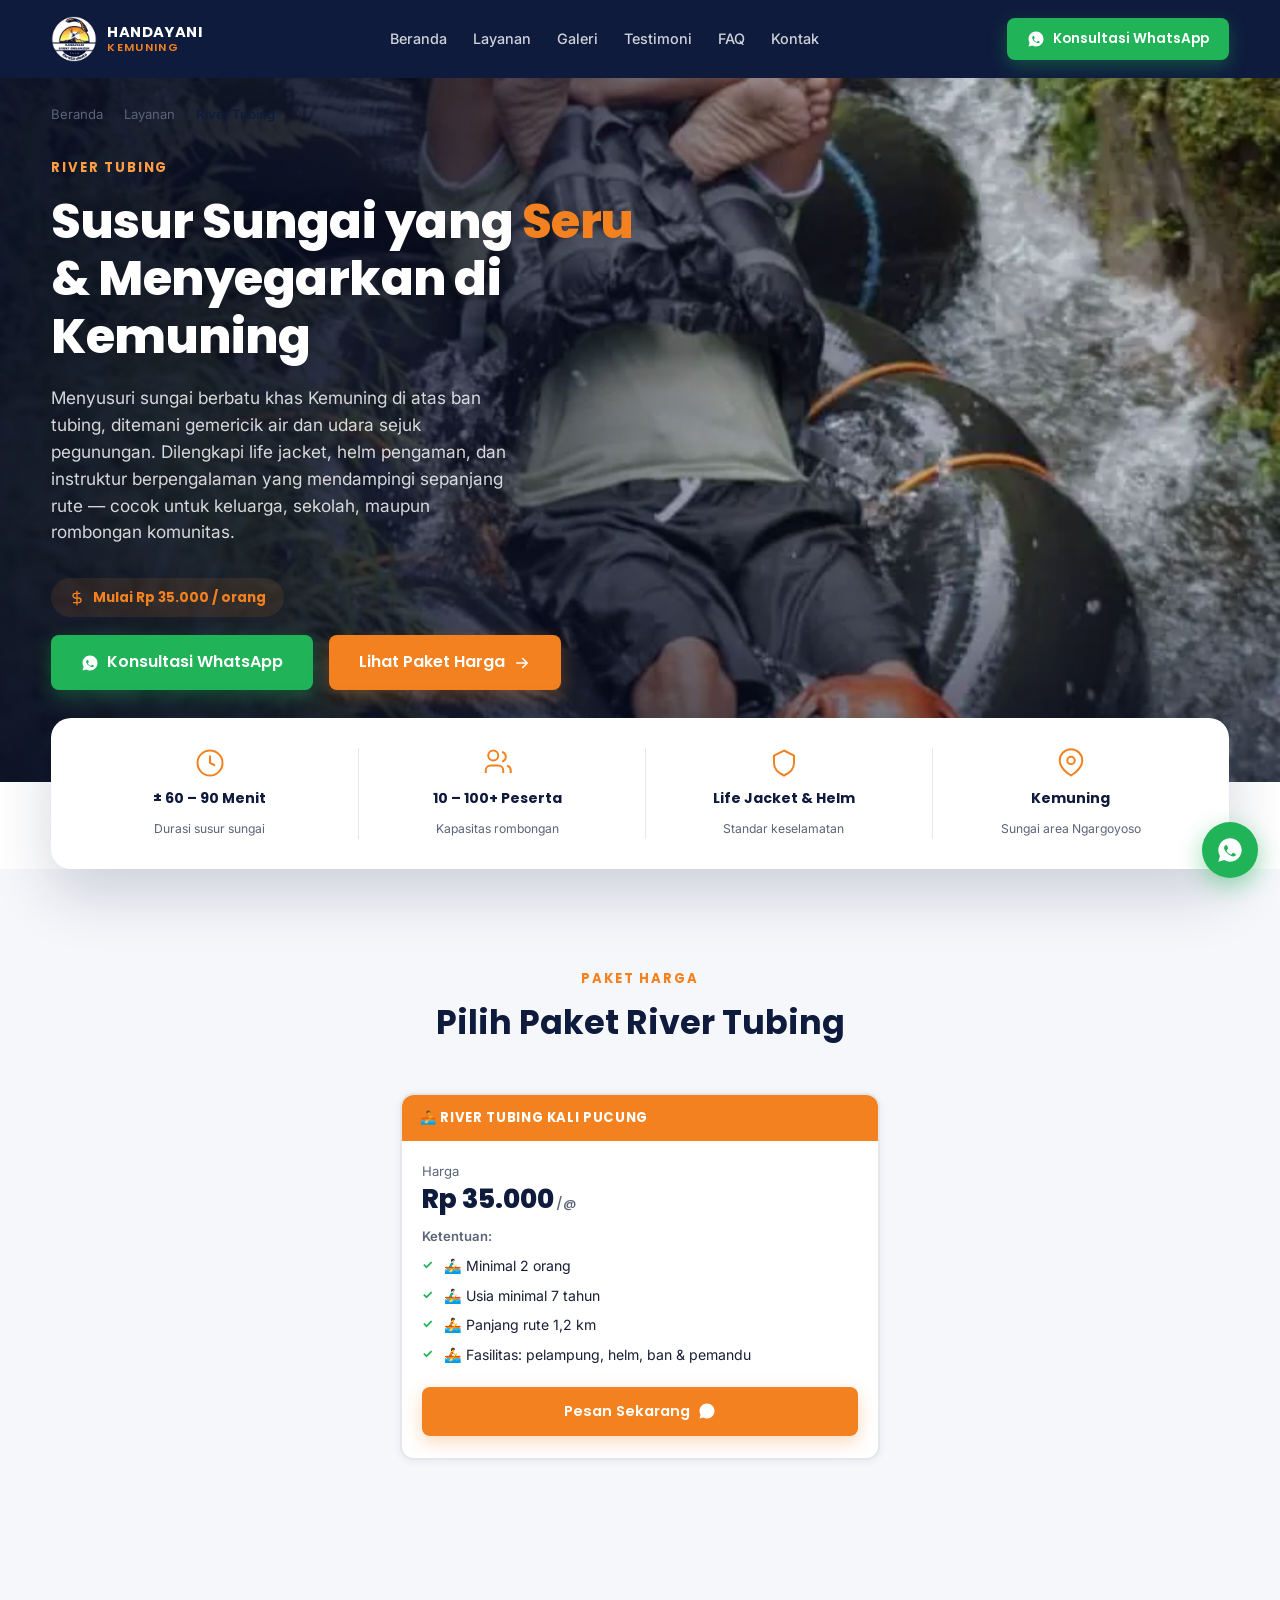
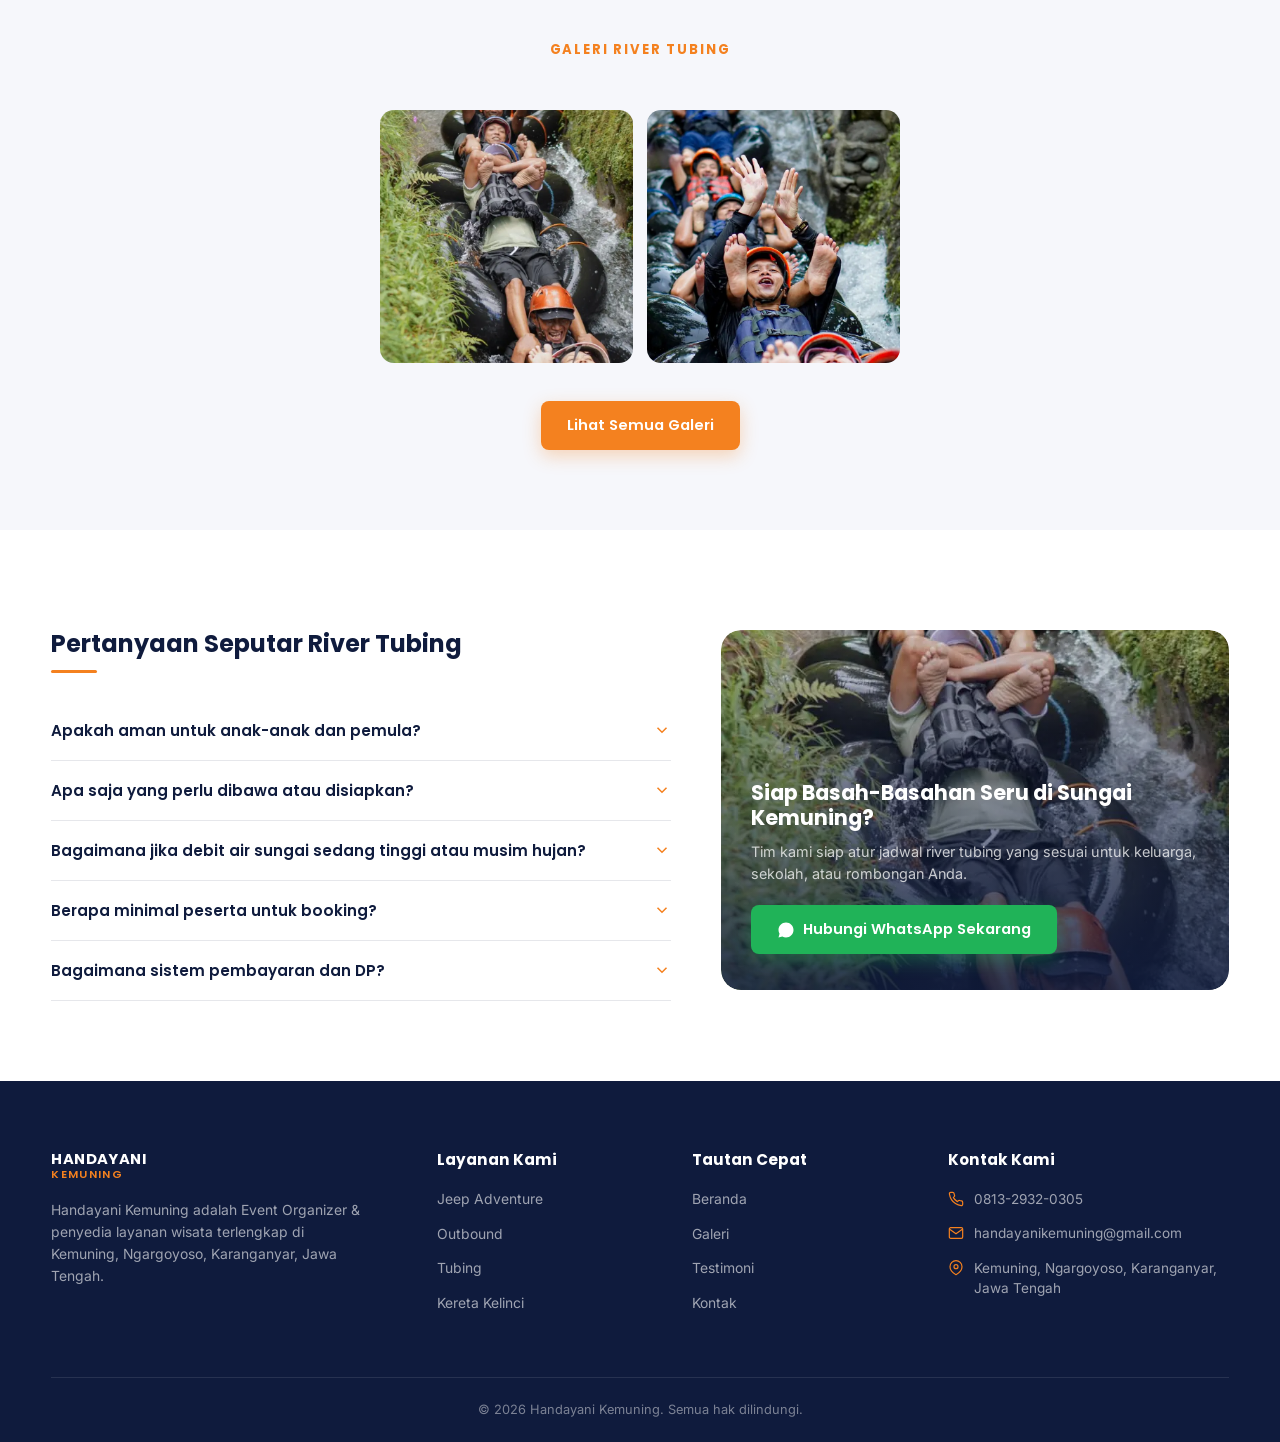
<file: tubing/index.html>
<!DOCTYPE html>
<html lang="id">
<head>
<!-- Google Tag Manager -->
<script>(function(w,d,s,l,i){w[l]=w[l]||[];w[l].push({'gtm.start':
new Date().getTime(),event:'gtm.js'});var f=d.getElementsByTagName(s)[0],
j=d.createElement(s),dl=l!='dataLayer'?'&l='+l:'';j.async=true;j.src=
'https://www.googletagmanager.com/gtm.js?id='+i+dl;f.parentNode.insertBefore(j,f);
})(window,document,'script','dataLayer','GTM-KQBG5JP5');</script>
<!-- End Google Tag Manager -->
<meta charset="UTF-8">
<meta name="viewport" content="width=device-width, initial-scale=1.0">
<title>River Tubing Kemuning — Susur Sungai Seru &amp; Menyegarkan | Handayani Kemuning</title>
<meta name="description" content="River Tubing Kemuning: menyusuri sungai berbatu dengan ban tubing, life jacket, dan instruktur berpengalaman. Mulai Rp 35.000/orang, cocok untuk keluarga, sekolah & rombongan.">
<meta property="og:title" content="River Tubing Kemuning — Susur Sungai Seru & Menyegarkan">
<meta property="og:description" content="Susuri sungai berbatu Kemuning dengan ban tubing, dipandu instruktur berpengalaman. Mulai Rp 35.000/orang.">
<meta property="og:type" content="website">
<meta property="og:image" content="../assets/images/jeep-adventure/jeep-adventure-1.webp">
<link rel="icon" type="image/webp" sizes="32x32" href="../assets/images/favicon/favicon-32.webp">
<link rel="icon" type="image/webp" sizes="16x16" href="../assets/images/favicon/favicon-16.webp">
<link rel="icon" type="image/x-icon" href="../assets/images/favicon/favicon.ico">
<link rel="apple-touch-icon" sizes="180x180" href="../assets/images/favicon/apple-touch-icon.png">
<link rel="icon" type="image/webp" sizes="192x192" href="../assets/images/favicon/icon-192.webp">
<link rel="icon" type="image/webp" sizes="512x512" href="../assets/images/favicon/icon-512.webp">
<link rel="preconnect" href="https://fonts.googleapis.com">
<link rel="preconnect" href="https://fonts.gstatic.com" crossorigin>
<link href="https://fonts.googleapis.com/css2?family=Poppins:wght@500;600;700;800&family=Inter:wght@400;500;600;700&display=swap" rel="stylesheet">
<link rel="stylesheet" href="../assets/css/style.css">

<!-- TODO: lengkapi data asli (alamat, telepon, koordinat) sebelum publish -->
<script type="application/ld+json">
{
  "@context": "https://schema.org",
  "@type": "TouristAttraction",
  "name": "River Tubing Kemuning",
  "description": "Wisata susur sungai dengan ban tubing, life jacket, dan instruktur berpengalaman di Kemuning, Ngargoyoso, Karanganyar.",
  "provider": {
    "@type": "TravelAgency",
    "name": "Handayani Kemuning",
    "telephone": "+6281329320305",
    "email": "handayanikemuning@gmail.com"
  },
  "address": {
    "@type": "PostalAddress",
    "streetAddress": "Kemuning, Ngargoyoso",
    "addressLocality": "Karanganyar",
    "addressRegion": "Jawa Tengah",
    "addressCountry": "ID"
  },
  "offers": {
    "@type": "Offer",
    "priceCurrency": "IDR",
    "price": "35000"
  }
}
</script>
</head>
<body>
<!-- Google Tag Manager (noscript) -->
<noscript><iframe src="https://www.googletagmanager.com/ns.html?id=GTM-KQBG5JP5"
height="0" width="0" style="display:none;visibility:hidden"></iframe></noscript>
<!-- End Google Tag Manager (noscript) -->

<!-- ══════════ HEADER ══════════ -->
<header class="site-header" id="site-header">
  <div class="container nav-wrap">
    <a href="../index.html" class="brand">
      <span class="brand-logo">
        <picture>
          <source media="(max-width: 767px)" srcset="../assets/images/logo/logo-mobile.webp" type="image/webp">
          <source media="(min-width: 768px)" srcset="../assets/images/logo/logo-pc.webp" type="image/webp">
          <img src="../assets/images/logo/logo-pc.webp" alt="Logo Handayani Kemuning" width="46" height="46" loading="eager">
        </picture>
      </span>
      <span class="brand-text">
        <strong>HANDAYANI</strong>
        <small>KEMUNING</small>
      </span>
    </a>

    <nav id="nav-links" class="nav-links">
      <a href="../index.html#beranda" class="nav-link">Beranda</a>
      <a href="../index.html#layanan" class="nav-link active">Layanan</a>
      <a href="../index.html#galeri" class="nav-link">Galeri</a>
      <a href="../index.html#testimoni" class="nav-link">Testimoni</a>
      <a href="../index.html#faq" class="nav-link">FAQ</a>
      <a href="../index.html#kontak" class="nav-link">Kontak</a>
    </nav>

    <a href="#" class="btn btn-wa btn-header-wa" data-wa="Halo Handayani Kemuning, saya ingin konsultasi paket River Tubing untuk rombongan kami.">
      <svg class="ic" viewBox="0 0 24 24" fill="currentColor"><path d="M12 2C6.48 2 2 6.48 2 12c0 1.85.5 3.58 1.38 5.07L2 22l5.07-1.33A9.96 9.96 0 0 0 12 22c5.52 0 10-4.48 10-10S17.52 2 12 2zm5.2 14.2c-.22.62-1.28 1.18-1.76 1.25-.45.07-1 .1-1.62-.1-.37-.12-.85-.28-1.46-.55-2.57-1.1-4.24-3.68-4.37-3.85-.13-.17-1.04-1.38-1.04-2.63s.65-1.87.88-2.12c.22-.25.5-.32.66-.32.17 0 .33 0 .47.01.15.01.36-.06.56.43.22.52.74 1.8.8 1.93.07.13.11.28.02.45-.42.84-.86 1.13-1.13 1.46-.13.16-.27.32-.1.6.52.92 1.1 1.65 1.97 2.25.86.6 1.46.79 1.7.88.2.07.34.06.46-.06.4-.43.78-.97 1.05-1.32.13-.17.28-.2.45-.13.17.07 1.46.69 1.7.82.25.13.41.2.47.31.06.12.06.66-.16 1.27z"/></svg>
      Konsultasi WhatsApp
    </a>

    <button id="menu-toggle" class="menu-toggle" aria-label="Buka menu" aria-expanded="false">
      <span></span><span></span><span></span>
    </button>
  </div>
</header>

<!-- ══════════ HERO DETAIL (full-bleed foto) ══════════ -->
<section class="hero-bg hero-bg-detail">
  <div class="hero-bg-media">
    <img src="../assets/images/tubing/tubing-1.webp" alt="Peserta river tubing tertawa seru menyusuri sungai berbatu Kemuning di atas ban" loading="eager" width="1280" height="720">
  </div>
  <div class="hero-overlay" aria-hidden="true"></div>
  <div class="container hero-bg-inner">
    <div class="breadcrumb breadcrumb-light">
      <a href="../index.html">Beranda</a>
      <span class="sep">/</span>
      <a href="../index.html#layanan">Layanan</a>
      <span class="sep">/</span>
      <span class="current">River Tubing</span>
    </div>
    <div class="hero-bg-content">
      <p class="eyebrow eyebrow-light">River Tubing</p>
      <h1 class="hero-bg-title">Susur Sungai yang <span class="text-orange">Seru</span> &amp; Menyegarkan di Kemuning</h1>
      <p class="hero-bg-desc">Menyusuri sungai berbatu khas Kemuning di atas ban tubing, ditemani gemericik air dan udara sejuk pegunungan. Dilengkapi life jacket, helm pengaman, dan instruktur berpengalaman yang mendampingi sepanjang rute — cocok untuk keluarga, sekolah, maupun rombongan komunitas.</p>
      <span class="price-badge price-badge-light">
        <svg width="16" height="16" viewBox="0 0 24 24" fill="none" stroke="currentColor" stroke-width="2"><path d="M12 1v22M17 5H9.5a3.5 3.5 0 0 0 0 7h5a3.5 3.5 0 0 1 0 7H6"/></svg>
        Mulai Rp 35.000 / orang
      </span>
      <div class="hero-actions">
        <a href="#" class="btn btn-wa btn-lg" data-wa="Halo Handayani Kemuning, saya ingin konsultasi paket River Tubing untuk rombongan kami.">
          <svg class="ic" viewBox="0 0 24 24" fill="currentColor"><path d="M12 2C6.48 2 2 6.48 2 12c0 1.85.5 3.58 1.38 5.07L2 22l5.07-1.33A9.96 9.96 0 0 0 12 22c5.52 0 10-4.48 10-10S17.52 2 12 2zm5.2 14.2c-.22.62-1.28 1.18-1.76 1.25-.45.07-1 .1-1.62-.1-.37-.12-.85-.28-1.46-.55-2.57-1.1-4.24-3.68-4.37-3.85-.13-.17-1.04-1.38-1.04-2.63s.65-1.87.88-2.12c.22-.25.5-.32.66-.32.17 0 .33 0 .47.01.15.01.36-.06.56.43.22.52.74 1.8.8 1.93.07.13.11.28.02.45-.42.84-.86 1.13-1.13 1.46-.13.16-.27.32-.1.6.52.92 1.1 1.65 1.97 2.25.86.6 1.46.79 1.7.88.2.07.34.06.46-.06.4-.43.78-.97 1.05-1.32.13-.17.28-.2.45-.13.17.07 1.46.69 1.7.82.25.13.41.2.47.31.06.12.06.66-.16 1.27z"/></svg>
          Konsultasi WhatsApp
        </a>
        <a href="#harga" class="btn btn-orange btn-lg">
          Lihat Paket Harga
          <svg class="ic" viewBox="0 0 24 24" fill="none" stroke="currentColor" stroke-width="2" stroke-linecap="round" stroke-linejoin="round"><path d="M5 12h14M13 6l6 6-6 6"/></svg>
        </a>
      </div>
    </div>
  </div>
</section>

<div class="container">
  <div class="info-stats">
    
      <div class="trust-item">
        <svg class="trust-ic" viewBox="0 0 24 24" fill="none" stroke="currentColor" stroke-width="1.6"><circle cx="12" cy="12" r="10"/><path d="M12 6v6l4 2"/></svg>
        <strong>± 60 – 90 Menit</strong>
        <span>Durasi susur sungai</span>
      </div>
      <div class="trust-item">
        <svg class="trust-ic" viewBox="0 0 24 24" fill="none" stroke="currentColor" stroke-width="1.6"><path d="M17 20v-2a4 4 0 0 0-4-4H7a4 4 0 0 0-4 4v2M9 10a4 4 0 1 0 0-8 4 4 0 0 0 0 8zM23 20v-2a4 4 0 0 0-3-3.87M16 3.13a4 4 0 0 1 0 7.75"/></svg>
        <strong>10 – 100+ Peserta</strong>
        <span>Kapasitas rombongan</span>
      </div>
      <div class="trust-item">
        <svg class="trust-ic" viewBox="0 0 24 24" fill="none" stroke="currentColor" stroke-width="1.6"><path d="M12 2l8 4v6c0 5-3.5 8-8 10-4.5-2-8-5-8-10V6z"/></svg>
        <strong>Life Jacket &amp; Helm</strong>
        <span>Standar keselamatan</span>
      </div>
      <div class="trust-item">
        <svg class="trust-ic" viewBox="0 0 24 24" fill="none" stroke="currentColor" stroke-width="1.6"><path d="M21 10c0 7-9 12-9 12s-9-5-9-12a9 9 0 1 1 18 0z"/><circle cx="12" cy="10" r="3"/></svg>
        <strong>Kemuning</strong>
        <span>Sungai area Ngargoyoso</span>
      </div>
  </div>
</div>



<!-- ══════════ PAKET HARGA ══════════ -->
<section class="section section-paket" id="harga">
  <div class="container">
    <div class="section-head">
      <p class="eyebrow eyebrow-center">Paket Harga</p>
      <h2>Pilih Paket River Tubing</h2>
    </div>

    <div class="paket-grid paket-grid-single">

      <div class="pkg-card pkg-featured">
        <div class="pkg-head pkg-head-orange">🚣 RIVER TUBING KALI PUCUNG</div>
        <div class="pkg-body">
          <p class="pkg-from">Harga</p>
          <p class="pkg-price">Rp 35.000<span>/@</span></p>
          <p class="pkg-include">Ketentuan:</p>
          <ul class="pkg-list">
            <li>🚣🏻‍♂️ Minimal 2 orang</li>
            <li>🚣🏻‍♂️ Usia minimal 7 tahun</li>
            <li>🚣 Panjang rute 1,2 km</li>
            <li>🚣 Fasilitas: pelampung, helm, ban &amp; pemandu</li>
          </ul>
          <a href="#" class="btn btn-orange btn-block" data-wa="Halo Handayani Kemuning, saya ingin pesan River Tubing Kali Pucung. Boleh info detailnya?">
            Pesan Sekarang
            <svg class="ic" viewBox="0 0 24 24" fill="currentColor"><path d="M12 2C6.48 2 2 6.48 2 12c0 1.85.5 3.58 1.38 5.07L2 22l5.07-1.33A9.96 9.96 0 0 0 12 22c5.52 0 10-4.48 10-10S17.52 2 12 2z"/></svg>
          </a>
        </div>
      </div>

    </div>
  </div>
</section>

<!-- ══════════ GALERI PREVIEW ══════════ -->
<section class="section section-galeri">
  <div class="container">
    <div class="section-head">
      <p class="eyebrow eyebrow-center">Galeri River Tubing</p>
    </div>

    <div class="galeri-grid-preview-2">
      <img class="media-cover ph-1x1" src="../assets/images/tubing/tubing-1.webp" alt="Rombongan river tubing tertawa seru menyusuri sungai Kemuning" loading="lazy" width="720" height="1280">
      <img class="media-cover ph-1x1" src="../assets/images/tubing/tubing-2.webp" alt="Peserta river tubing bersorak gembira di tengah arus sungai" loading="lazy" width="720" height="1280">
    </div>
    <!-- Stok foto tubing saat ini 2, akan ditambah saat ada dokumentasi baru -->

    <div class="galeri-cta">
      <a href="../index.html#galeri" class="btn btn-orange">Lihat Semua Galeri</a>
    </div>
  </div>
</section>

<!-- ══════════ FAQ + CTA ══════════ -->
<section class="section section-faq" id="faq">
  <div class="container faq-grid">

    <div class="faq-col">
      <h2 class="faq-title">Pertanyaan Seputar River Tubing</h2>

      <div class="faq-item">
        <button class="faq-q" aria-expanded="false">
          Apakah aman untuk anak-anak dan pemula?
          <svg class="faq-chev" viewBox="0 0 24 24" fill="none" stroke="currentColor" stroke-width="2"><path d="M6 9l6 6 6-6"/></svg>
        </button>
        <div class="faq-a">
          <p>Aman. Setiap peserta wajib memakai life jacket dan helm, serta didampingi instruktur sepanjang rute. Untuk anak-anak, disarankan minimal usia 7 tahun dan tetap didampingi orang tua.</p>
        </div>
      </div>

      <div class="faq-item">
        <button class="faq-q" aria-expanded="false">
          Apa saja yang perlu dibawa atau disiapkan?
          <svg class="faq-chev" viewBox="0 0 24 24" fill="none" stroke="currentColor" stroke-width="2"><path d="M6 9l6 6 6-6"/></svg>
        </button>
        <div class="faq-a">
          <p>Bawa baju ganti, handuk, dan sandal gunung/sandal jepit yang kuat. Sebaiknya tidak memakai perhiasan atau barang berharga saat di sungai.</p>
        </div>
      </div>

      <div class="faq-item">
        <button class="faq-q" aria-expanded="false">
          Bagaimana jika debit air sungai sedang tinggi atau musim hujan?
          <svg class="faq-chev" viewBox="0 0 24 24" fill="none" stroke="currentColor" stroke-width="2"><path d="M6 9l6 6 6-6"/></svg>
        </button>
        <div class="faq-a">
          <p>Tim kami selalu memeriksa kondisi sungai sebelum keberangkatan. Jika kondisi air dinilai tidak aman, kegiatan akan dijadwal ulang atau diganti dengan aktivitas lain seperti Outbound.</p>
        </div>
      </div>

      <div class="faq-item">
        <button class="faq-q" aria-expanded="false">
          Berapa minimal peserta untuk booking?
          <svg class="faq-chev" viewBox="0 0 24 24" fill="none" stroke="currentColor" stroke-width="2"><path d="M6 9l6 6 6-6"/></svg>
        </button>
        <div class="faq-a">
          <p>Minimal 2 peserta untuk River Tubing Kali Pucung. Tidak ada batas maksimal — kami bisa menyesuaikan untuk rombongan besar dengan instruktur tambahan.</p>
        </div>
      </div>

      <div class="faq-item">
        <button class="faq-q" aria-expanded="false">
          Bagaimana sistem pembayaran dan DP?
          <svg class="faq-chev" viewBox="0 0 24 24" fill="none" stroke="currentColor" stroke-width="2"><path d="M6 9l6 6 6-6"/></svg>
        </button>
        <div class="faq-a">
          <p>Hubungi kami via WhatsApp dengan info tanggal, jumlah peserta, dan paket yang diinginkan. Tim kami akan informasikan detail DP dan pelunasan sebelum hari-H.</p>
        </div>
      </div>
    </div>

    <div class="faq-cta-box">
      <img class="ph-cta media-cover" src="../assets/images/tubing/tubing-1.webp" alt="Pemandangan sungai berbatu Kemuning untuk River Tubing" loading="lazy" width="1280" height="720">
      <div class="faq-cta-content">
        <h3>Siap Basah-Basahan Seru di Sungai Kemuning?</h3>
        <p>Tim kami siap atur jadwal river tubing yang sesuai untuk keluarga, sekolah, atau rombongan Anda.</p>
        <a href="#" class="btn btn-wa" data-wa="Halo Handayani Kemuning, saya ingin konsultasi paket River Tubing untuk rombongan kami.">
          <svg class="ic" viewBox="0 0 24 24" fill="currentColor"><path d="M12 2C6.48 2 2 6.48 2 12c0 1.85.5 3.58 1.38 5.07L2 22l5.07-1.33A9.96 9.96 0 0 0 12 22c5.52 0 10-4.48 10-10S17.52 2 12 2z"/></svg>
          Hubungi WhatsApp Sekarang
        </a>
      </div>
    </div>

  </div>
</section>

<!-- ══════════ FOOTER ══════════ -->
<footer class="site-footer">
  <div class="container footer-grid">

    <div class="footer-col footer-about">
      <a href="../index.html" class="brand brand-footer">
        <span class="brand-text">
          <strong>HANDAYANI</strong>
          <small>KEMUNING</small>
        </span>
      </a>
      <p>Handayani Kemuning adalah Event Organizer &amp; penyedia layanan wisata terlengkap di Kemuning, Ngargoyoso, Karanganyar, Jawa Tengah.</p>
    </div>

    <div class="footer-col">
      <h4>Layanan Kami</h4>
      <a href="../jeep-adventure/">Jeep Adventure</a>
      <a href="../outbound/">Outbound</a>
      <a href="./">Tubing</a>
      <a href="../kereta-kelinci/">Kereta Kelinci</a>
    </div>

    <div class="footer-col">
      <h4>Tautan Cepat</h4>
      <a href="../index.html#beranda">Beranda</a>
      <a href="../index.html#galeri">Galeri</a>
      <a href="../index.html#testimoni">Testimoni</a>
      <a href="../index.html#kontak">Kontak</a>
    </div>

    <div class="footer-col">
      <h4>Kontak Kami</h4>
      <p class="footer-contact"><svg viewBox="0 0 24 24" fill="none" stroke="currentColor" stroke-width="1.8"><path d="M22 16.92v3a2 2 0 0 1-2.18 2 19.79 19.79 0 0 1-8.63-3.07 19.5 19.5 0 0 1-6-6 19.79 19.79 0 0 1-3.07-8.67A2 2 0 0 1 4.11 2h3a2 2 0 0 1 2 1.72c.13.94.36 1.85.68 2.72a2 2 0 0 1-.45 2.11L8.09 9.91a16 16 0 0 0 6 6l1.36-1.27a2 2 0 0 1 2.11-.45c.87.32 1.78.55 2.72.68A2 2 0 0 1 22 16.92z"/></svg> 0813-2932-0305</p>
      <p class="footer-contact"><svg viewBox="0 0 24 24" fill="none" stroke="currentColor" stroke-width="1.8"><path d="M4 4h16v16H4z" opacity="0"/><path d="M22 6l-10 7L2 6"/><rect x="2" y="4" width="20" height="16" rx="2"/></svg> handayanikemuning@gmail.com</p>
      <p class="footer-contact"><svg viewBox="0 0 24 24" fill="none" stroke="currentColor" stroke-width="1.8"><path d="M21 10c0 7-9 12-9 12s-9-5-9-12a9 9 0 1 1 18 0z"/><circle cx="12" cy="10" r="3"/></svg> Kemuning, Ngargoyoso, Karanganyar, Jawa Tengah</p>
    </div>

  </div>

  <div class="footer-bottom">
    <div class="container">
      <p>© <span id="year"></span> Handayani Kemuning. Semua hak dilindungi.</p>
    </div>
  </div>
</footer>

<!-- ══════════ FLOATING WHATSAPP ══════════ -->
<a href="#" class="wa-float" data-wa="Halo Handayani Kemuning, saya ingin konsultasi paket River Tubing." aria-label="Konsultasi via WhatsApp">
  <svg viewBox="0 0 24 24" fill="currentColor"><path d="M12 2C6.48 2 2 6.48 2 12c0 1.85.5 3.58 1.38 5.07L2 22l5.07-1.33A9.96 9.96 0 0 0 12 22c5.52 0 10-4.48 10-10S17.52 2 12 2zm5.2 14.2c-.22.62-1.28 1.18-1.76 1.25-.45.07-1 .1-1.62-.1-.37-.12-.85-.28-1.46-.55-2.57-1.1-4.24-3.68-4.37-3.85-.13-.17-1.04-1.38-1.04-2.63s.65-1.87.88-2.12c.22-.25.5-.32.66-.32.17 0 .33 0 .47.01.15.01.36-.06.56.43.22.52.74 1.8.8 1.93.07.13.11.28.02.45-.42.84-.86 1.13-1.13 1.46-.13.16-.27.32-.1.6.52.92 1.1 1.65 1.97 2.25.86.6 1.46.79 1.7.88.2.07.34.06.46-.06.4-.43.78-.97 1.05-1.32.13-.17.28-.2.45-.13.17.07 1.46.69 1.7.82.25.13.41.2.47.31.06.12.06.66-.16 1.27z"/></svg>
</a>

<script src="../assets/js/main.js" defer></script>
</body>
</html>
</file>
<file: assets/css/style.css>
/* ══════════════════════════════════════════════════════════
   Handayani Kemuning — Homepage
   Navy + Orange + WhatsApp Green
   ══════════════════════════════════════════════════════════ */

:root {
  --navy:       #0F1B3D;
  --navy-2:     #16245C;
  --navy-soft:  #1C2C5C;
  --orange:     #F4811F;
  --orange-2:   #FF9D45;
  --green:      #20B358;
  --green-dark: #189449;
  --white:      #FFFFFF;
  --bg-soft:    #F6F7FB;
  --text:       #1A1F36;
  --muted:      #5B6478;
  --muted-2:    #8890A6;
  --line:       rgba(15,27,61,.10);
  --line-2:     rgba(15,27,61,.16);
  --shadow-sm:  0 2px 14px rgba(15,27,61,.08);
  --shadow:     0 10px 30px rgba(15,27,61,.10);
  --shadow-lg:  0 24px 60px rgba(15,27,61,.18);
  --r-sm: 8px;
  --r-md: 14px;
  --r-lg: 20px;
  --r-xl: 28px;
  --r-pill: 999px;
  --ff-head: 'Poppins', system-ui, sans-serif;
  --ff-body: 'Inter', system-ui, -apple-system, sans-serif;
}

/* ─── RESET + BASE ─── */
*, *::before, *::after { box-sizing: border-box; }
html { scroll-behavior: smooth; }
body {
  margin: 0;
  font-family: var(--ff-body);
  color: var(--text);
  background: var(--white);
  overflow-x: hidden;
  -webkit-font-smoothing: antialiased;
  font-size: 16px;
  line-height: 1.55;
}
h1, h2, h3, h4 { font-family: var(--ff-head); margin: 0; color: var(--navy); line-height: 1.2; }
p { margin: 0; }
a { text-decoration: none; color: inherit; }
img { display: block; max-width: 100%; }
button { font-family: inherit; border: none; background: none; cursor: pointer; }
ul { margin: 0; padding: 0; list-style: none; }
.container { width: min(1200px, 92vw); margin: 0 auto; }
:focus-visible { outline: 2px solid var(--orange); outline-offset: 3px; }
@media (prefers-reduced-motion: reduce) {
  *, *::before, *::after { animation-duration: .01ms !important; transition-duration: .01ms !important; scroll-behavior: auto !important; }
}

/* ─── BUTTONS ─── */
.btn {
  display: inline-flex;
  align-items: center;
  justify-content: center;
  gap: 8px;
  font-family: var(--ff-head);
  font-weight: 600;
  font-size: .92rem;
  padding: 13px 26px;
  border-radius: var(--r-sm);
  transition: transform .15s ease, box-shadow .2s ease, background .2s ease;
  white-space: nowrap;
}
.btn .ic { width: 18px; height: 18px; flex-shrink: 0; }
.btn:hover { transform: translateY(-2px); }
.btn-wa { background: var(--green); color: var(--white); box-shadow: 0 6px 18px rgba(32,179,88,.35); }
.btn-wa:hover { background: var(--green-dark); }
.btn-orange { background: var(--orange); color: var(--white); box-shadow: 0 6px 18px rgba(244,129,31,.3); }
.btn-orange:hover { background: #e2710f; }
.btn-navy { background: var(--navy); color: var(--white); }
.btn-navy:hover { background: var(--navy-2); }
.btn-block { width: 100%; }
.btn-lg { padding: 15px 30px; font-size: 1rem; }

/* ─── PLACEHOLDER MEDIA (foto belum tersedia) ─── */
.ph {
  position: relative;
  width: 100%;
  background: linear-gradient(135deg, var(--navy) 0%, var(--navy-soft) 60%, var(--orange) 150%);
  border-radius: var(--r-lg);
  display: flex;
  align-items: center;
  justify-content: center;
  overflow: hidden;
  color: rgba(255,255,255,.4);
}
.ph svg { width: 26%; height: 26%; min-width: 28px; min-height: 28px; }
.ph-badge {
  position: absolute;
  left: 12px; bottom: 12px;
  background: rgba(15,27,61,.55);
  color: rgba(255,255,255,.85);
  font-size: .7rem;
  padding: 5px 10px;
  border-radius: var(--r-pill);
  backdrop-filter: blur(4px);
}
.ph-hero { aspect-ratio: 5/4; border-radius: var(--r-xl); }
.ph-4x3 { aspect-ratio: 4/3; border-radius: var(--r-md) var(--r-md) 0 0; }
.ph-1x1 { aspect-ratio: 1/1; border-radius: var(--r-md); }
.ph-cta { position: absolute; inset: 0; border-radius: var(--r-lg); }
.media-cover { width: 100%; height: 100%; object-fit: cover; display: block; }

/* ─── HEADER ─── */
.site-header {
  position: sticky;
  top: 0; left: 0; right: 0;
  z-index: 999;
  background: var(--navy);
  transition: box-shadow .25s ease, padding .25s ease;
}
.site-header.scrolled { box-shadow: 0 6px 24px rgba(0,0,0,.25); }
.nav-wrap {
  height: 78px;
  display: flex;
  align-items: center;
  justify-content: space-between;
  gap: 24px;
}
.brand { display: flex; align-items: center; gap: 10px; flex-shrink: 0; }
.brand-logo { width: 46px; height: 46px; flex-shrink: 0; }
.brand-logo img { width: 100%; height: 100%; object-fit: contain; display: block; }
.brand-text { display: flex; flex-direction: column; line-height: 1.15; }
.brand-text strong { font-family: var(--ff-head); color: var(--white); font-size: .92rem; font-weight: 700; letter-spacing: .03em; }
.brand-text small { font-family: var(--ff-head); color: var(--orange); font-size: .7rem; font-weight: 600; letter-spacing: .12em; }

.nav-links { display: flex; align-items: center; gap: 26px; flex: 1; justify-content: center; }
.nav-link {
  color: rgba(255,255,255,.8);
  font-size: .9rem;
  font-weight: 500;
  position: relative;
  padding: 6px 0;
  transition: color .2s ease;
}
.nav-link:hover, .nav-link.active { color: var(--white); }
.nav-link.active::after {
  content: '';
  position: absolute; left: 0; bottom: 0;
  width: 100%; height: 2px;
  background: var(--orange);
  border-radius: 2px;
}

.btn-header-wa { padding: 10px 20px; font-size: .85rem; flex-shrink: 0; }

.menu-toggle { display: none; flex-direction: column; gap: 5px; padding: 6px; flex-shrink: 0; }
.menu-toggle span { width: 24px; height: 2px; background: var(--white); border-radius: 2px; transition: transform .25s ease, opacity .25s ease; }
.menu-toggle.open span:nth-child(1) { transform: translateY(7px) rotate(45deg); }
.menu-toggle.open span:nth-child(2) { opacity: 0; }
.menu-toggle.open span:nth-child(3) { transform: translateY(-7px) rotate(-45deg); }

/* ─── HERO (full-bleed photo) ─── */
.hero-bg {
  position: relative;
  isolation: isolate;
  min-height: 640px;
  display: flex;
  align-items: center;
  overflow: hidden;
}
.hero-bg-media { position: absolute; inset: 0; z-index: -2; }
.hero-bg-media img { width: 100%; height: 100%; object-fit: cover; display: block; }
.hero-overlay {
  position: absolute; inset: 0; z-index: -1;
  background:
    linear-gradient(100deg, rgba(8,14,36,.94) 0%, rgba(8,14,36,.82) 26%, rgba(8,14,36,.42) 52%, rgba(8,14,36,.12) 72%),
    linear-gradient(0deg, rgba(8,14,36,.55) 0%, rgba(8,14,36,0) 38%);
}
.hero-bg-inner { padding: 110px 0 100px; }
.hero-bg-content { max-width: 600px; }
.eyebrow {
  display: inline-block;
  color: var(--orange);
  font-family: var(--ff-head);
  font-weight: 700;
  font-size: .82rem;
  letter-spacing: .14em;
  text-transform: uppercase;
  margin: 0 0 14px;
}
.eyebrow-center { display: block; text-align: center; }
.eyebrow-light { color: var(--orange-2); }
.hero-bg-title {
  font-size: clamp(2.1rem, 3.8vw, 3rem);
  font-weight: 800;
  letter-spacing: -.01em;
  color: var(--white);
  text-shadow: 0 2px 24px rgba(0,0,0,.25);
}
.hero-bg-desc { color: rgba(255,255,255,.82); font-size: 1.08rem; margin: 20px 0 32px; max-width: 460px; }
.text-orange { color: var(--orange); }
.hero-actions { display: flex; gap: 16px; flex-wrap: wrap; }

/* ─── HERO full-bleed, varian halaman detail layanan ─── */
.hero-bg-detail { min-height: 460px; }
.hero-bg-detail .hero-bg-inner { padding: 26px 0 92px; }
.breadcrumb-light { display: flex; align-items: center; gap: 8px; font-size: .82rem; flex-wrap: wrap; margin-bottom: 30px; }
.breadcrumb-light a { color: rgba(255,255,255,.68); transition: color .2s ease; }
.breadcrumb-light a:hover { color: var(--orange-2); }
.breadcrumb-light .sep { color: rgba(255,255,255,.4); }
.breadcrumb-light .current { color: #fff; font-weight: 600; }
.price-badge-light { background: var(--white); box-shadow: var(--shadow-sm); }

/* ─── HERO (split layout, used on detail pages) ─── */
.hero { background: linear-gradient(180deg, #FBFBFE 0%, var(--white) 100%); padding-top: 64px; }
.hero-grid {
  display: grid;
  grid-template-columns: 1.05fr .95fr;
  gap: 56px;
  align-items: center;
  padding-bottom: 60px;
}
.hero-content h1 { font-size: clamp(2rem, 3.4vw, 2.7rem); font-weight: 800; letter-spacing: -.01em; }
.hero-desc { color: var(--muted); font-size: 1.05rem; margin: 20px 0 30px; max-width: 480px; }
.hero-media { position: relative; }

/* ─── TRUST BAR ─── */
.trust-bar {
  display: grid;
  grid-template-columns: repeat(5, 1fr);
  gap: 10px;
  background: var(--white);
  border-radius: var(--r-lg);
  box-shadow: var(--shadow-lg);
  padding: 28px 24px;
  margin-top: -56px;
  position: relative;
  z-index: 3;
}
.trust-item { display: flex; flex-direction: column; align-items: center; text-align: center; gap: 10px; padding: 0 6px; }
.trust-item + .trust-item { border-left: 1px solid var(--line); }
.trust-ic-badge {
  width: 48px; height: 48px;
  border-radius: var(--r-pill);
  background: linear-gradient(160deg, #FFF1E4 0%, #FFE3CB 100%);
  display: flex; align-items: center; justify-content: center;
  flex-shrink: 0;
}
.trust-stars { color: var(--orange); font-size: .92rem; letter-spacing: 1.5px; }
.trust-ic { width: 22px; height: 22px; color: var(--orange); }
.trust-text { display: flex; flex-direction: column; gap: 4px; }
.trust-item strong { font-family: var(--ff-head); font-size: .88rem; color: var(--navy); font-weight: 700; }
.trust-item span { font-size: .76rem; color: var(--muted); }
.info-stats .trust-ic { width: 30px; height: 30px; }


/* ─── SECTION GENERIC ─── */
.section { padding: 100px 0 80px; }
.section-head { text-align: center; max-width: 640px; margin: 0 auto 50px; }
.section-head h2 { font-size: clamp(1.7rem, 2.6vw, 2.2rem); font-weight: 700; }

/* ─── LAYANAN (SERVICES) ─── */
.layanan-grid { display: grid; grid-template-columns: repeat(4, 1fr); gap: 26px; }
.service-card {
  background: var(--white);
  border: 1px solid var(--line);
  border-radius: var(--r-md);
  overflow: hidden;
  box-shadow: var(--shadow-sm);
  transition: transform .25s ease, box-shadow .25s ease;
}
.service-card:hover { transform: translateY(-6px); box-shadow: var(--shadow); }
.service-media { position: relative; }
.service-icon {
  position: absolute;
  left: 18px; bottom: -22px;
  width: 50px; height: 50px;
  border-radius: 50%;
  display: flex; align-items: center; justify-content: center;
  box-shadow: 0 6px 16px rgba(15,27,61,.2);
}
.service-icon svg { width: 22px; height: 22px; }
.icon-navy { background: var(--navy); color: var(--white); }
.icon-orange { background: var(--orange); color: var(--white); }
.service-body { padding: 36px 22px 24px; }
.service-actions { display: flex; flex-direction: column; gap: 10px; margin-top: 4px; }
.service-actions .btn { width: 100%; }
.service-body h3 { font-size: 1.08rem; font-weight: 700; margin-bottom: 10px; }
.service-price { display: flex; align-items: baseline; gap: 5px; margin-bottom: 16px; }
.service-price .price-from { font-size: .76rem; color: var(--muted-2); }
.service-price .price-amount { font-family: var(--ff-head); font-size: 1.05rem; font-weight: 700; color: var(--orange); }
.service-price .price-unit { font-size: .76rem; color: var(--muted-2); }
.service-list { display: flex; flex-direction: column; gap: 8px; margin-bottom: 22px; }
.service-list li { font-size: .88rem; color: var(--muted); padding-left: 20px; position: relative; }
.service-list li::before {
  content: '';
  position: absolute; left: 0; top: 6px;
  width: 10px; height: 10px;
  border-radius: 50%;
  background: rgba(244,129,31,.15);
  box-shadow: inset 0 0 0 2px var(--orange);
}

/* ─── GALERI ─── */
.section-galeri { background: var(--bg-soft); }
.galeri-filter { display: flex; justify-content: center; gap: 10px; flex-wrap: wrap; margin-bottom: 36px; }
.filter-btn {
  font-family: var(--ff-head);
  font-weight: 600;
  font-size: .82rem;
  padding: 10px 20px;
  border-radius: var(--r-pill);
  background: var(--white);
  color: var(--muted);
  border: 1px solid var(--line-2);
  transition: background .2s ease, color .2s ease;
}
.filter-btn.active, .filter-btn:hover { background: var(--navy); color: var(--white); border-color: var(--navy); }
.galeri-grid { display: grid; grid-template-columns: repeat(3, 1fr); gap: 16px; }
.galeri-item { transition: opacity .2s ease, transform .2s ease; }
.galeri-item.hidden { display: none; }
.galeri-cta { text-align: center; margin-top: 38px; }

/* ─── KENAPA MEMILIH ─── */
.why-section { background: var(--navy); padding: 90px 0; }
.why-title {
  color: var(--white);
  text-align: center;
  font-size: clamp(1.5rem, 2.4vw, 2rem);
  font-weight: 700;
  position: relative;
  padding-bottom: 18px;
  margin-bottom: 50px !important;
}
.why-title::after {
  content: '';
  position: absolute; bottom: 0; left: 50%;
  transform: translateX(-50%);
  width: 56px; height: 3px;
  background: var(--orange);
  border-radius: 2px;
}
.why-grid { display: grid; grid-template-columns: repeat(6, 1fr); gap: 24px; }
.why-item { display: flex; flex-direction: column; align-items: center; text-align: center; gap: 10px; color: rgba(255,255,255,.85); }
.why-ic { width: 38px; height: 38px; color: var(--orange); }
.why-item strong { font-family: var(--ff-head); font-size: .92rem; color: var(--white); }
.why-item span { font-size: .78rem; color: rgba(255,255,255,.55); line-height: 1.4; }

/* ─── PAKET FAVORIT ─── */
.paket-grid { display: grid; grid-template-columns: repeat(3, 1fr); gap: 26px; align-items: start; }
.paket-grid-single { display: flex; justify-content: center; }
.paket-grid-single .pkg-card { max-width: 480px; width: 100%; }


/* ─── JEEP ADVENTURE — PAKET HARGA ─── */
.section-paket { background: var(--bg-soft); }

/* Filter tabs */
.pkg-filter-wrap {
  display: flex;
  flex-wrap: wrap;
  gap: 8px;
  justify-content: center;
  margin-bottom: 48px;
}
.pkg-filter-wrap .filter-btn {
  font-family: var(--ff-head);
  font-weight: 600;
  font-size: .8rem;
  padding: 9px 18px;
  border-radius: var(--r-pill);
  background: var(--white);
  color: var(--muted);
  border: 1.5px solid var(--line-2);
  cursor: pointer;
  transition: all .2s ease;
  white-space: nowrap;
}
.pkg-filter-wrap .filter-btn.active,
.pkg-filter-wrap .filter-btn:hover {
  background: var(--navy);
  color: var(--white);
  border-color: var(--navy);
}

/* Category label */
.pkg-category-label {
  display: flex;
  align-items: center;
  gap: 12px;
  margin: 36px 0 18px;
}
.pkg-category-label:first-of-type { margin-top: 0; }
.cat-badge {
  display: inline-flex;
  align-items: center;
  font-family: var(--ff-head);
  font-weight: 700;
  font-size: .75rem;
  letter-spacing: .06em;
  padding: 5px 14px;
  border-radius: var(--r-pill);
  white-space: nowrap;
}
.cat-badge-navy  { background: var(--navy);   color: var(--white); }
.cat-badge-orange{ background: var(--orange); color: var(--white); }
.cat-badge-green { background: var(--green);  color: var(--white); }
.cat-desc {
  font-size: .82rem;
  color: var(--muted);
}
.pkg-category-label::after {
  content: '';
  flex: 1;
  height: 1px;
  background: var(--line);
}

/* Grids */
.paket-grid-auto {
  display: grid;
  grid-template-columns: repeat(auto-fill, minmax(260px, 1fr));
  gap: 20px;
  margin-bottom: 8px;
}
.paket-grid-2 {
  display: grid;
  grid-template-columns: repeat(2, 1fr);
  gap: 20px;
  margin-bottom: 8px;
}

/* Hidden by filter */
.pkg-card.pkg-hidden { display: none; }

/* Card */
.pkg-card {
  border-radius: 14px;
  overflow: hidden;
  background: var(--white);
  border: 1.5px solid var(--line);
  box-shadow: 0 2px 8px rgba(15,27,61,.06);
  transition: transform .25s ease, box-shadow .25s ease;
  display: flex;
  flex-direction: column;
}
.pkg-card:hover {
  transform: translateY(-5px);
  box-shadow: 0 10px 30px rgba(15,27,61,.13);
}
.pkg-featured {
  border-width: 2px;
}
.pkg-featured.pkg-head-navy-border { border-color: var(--navy); }
.pkg-featured.pkg-head-orange-border { border-color: var(--orange); }

/* Card header */
.pkg-head {
  display: flex;
  align-items: center;
  justify-content: space-between;
  padding: 13px 18px;
  font-family: var(--ff-head);
  font-weight: 700;
  font-size: .82rem;
  letter-spacing: .05em;
  color: var(--white);
}
.pkg-head-navy   { background: var(--navy); }
.pkg-head-orange { background: var(--orange); }
.pkg-head-green  { background: var(--green); }

/* Card body */
.pkg-body {
  padding: 20px 20px 22px;
  display: flex;
  flex-direction: column;
  flex: 1;
}

/* Route timeline */
.pkg-route {
  display: flex;
  flex-direction: column;
  gap: 0;
  margin-bottom: 18px;
  flex: 1;
}
.route-item {
  display: flex;
  align-items: flex-start;
  gap: 11px;
  position: relative;
}
.route-item:not(:last-child)::before {
  content: '';
  position: absolute;
  left: 7px;
  top: 18px;
  width: 1.5px;
  height: calc(100% - 4px);
  background: var(--line-2);
}
.route-dot {
  width: 15px;
  height: 15px;
  border-radius: 50%;
  flex-shrink: 0;
  margin-top: 3px;
  border: 2px solid var(--line-2);
  background: var(--white);
  position: relative;
  z-index: 1;
}
.route-dot.route-start {
  background: var(--green);
  border-color: var(--green);
}
.route-dot.route-end {
  background: var(--navy);
  border-color: var(--navy);
}
.route-label {
  font-size: .84rem;
  color: var(--text);
  line-height: 1.4;
  padding: 1px 0 12px;
}
.route-label em {
  font-style: normal;
  font-size: .76rem;
  color: var(--muted);
  display: block;
  margin-top: 1px;
}
.route-label.label-start { font-weight: 600; color: var(--green); }
.route-label.label-end   { font-weight: 600; color: var(--navy); }

/* Price */
.pkg-price {
  font-family: var(--ff-head);
  font-size: 1.65rem;
  font-weight: 800;
  color: var(--navy);
  margin-bottom: 14px;
  line-height: 1;
}
.pkg-price span {
  font-size: .82rem;
  font-weight: 500;
  color: var(--muted);
  margin-left: 2px;
}
.pkg-price-custom { color: var(--orange); font-size: 1.8rem; }
.pkg-from { font-size: .82rem; color: var(--muted); margin-bottom: 4px; min-height: 1.2em; }
.pkg-include { font-size: .82rem; color: var(--muted); font-weight: 600; margin-bottom: 10px; }
.pkg-custom-desc { font-weight: 400; color: var(--muted); margin-bottom: 16px; font-size: .88rem; }
.pkg-list { display: flex; flex-direction: column; gap: 9px; margin-bottom: 22px; }
.pkg-list li { font-size: .88rem; color: var(--text); padding-left: 22px; position: relative; line-height: 1.45; }
.pkg-list li::before {
  content: '✓';
  position: absolute; left: 0; top: 0;
  color: var(--green);
  font-weight: 700; font-size: .78rem;
}

/* ─── TESTIMONI ─── */
.section-testimoni { padding-bottom: 50px; }
.testi-track {
  display: flex;
  gap: 20px;
  overflow-x: auto;
  scroll-snap-type: x mandatory;
  padding: 4px clamp(16px, 4vw, calc((100vw - 1200px)/2 + 16px)) 24px;
  scrollbar-width: none;
}
.testi-track::-webkit-scrollbar { display: none; }
.testi-card {
  scroll-snap-align: start;
  flex: 0 0 280px;
  background: var(--bg-soft);
  border-radius: var(--r-md);
  padding: 24px;
  display: flex;
  flex-direction: column;
  justify-content: space-between;
  gap: 18px;
}
.testi-quote { font-size: .92rem; color: var(--text); line-height: 1.6; }
.testi-author { display: flex; align-items: center; gap: 10px; }
.testi-avatar {
  width: 38px; height: 38px; border-radius: 50%;
  background: var(--navy); color: var(--white);
  display: flex; align-items: center; justify-content: center;
  font-family: var(--ff-head); font-weight: 700; font-size: .78rem;
  flex-shrink: 0;
}
.testi-author strong { display: block; font-size: .85rem; color: var(--navy); }
.testi-author-info { display: flex; flex-direction: column; gap: 3px; }
.testi-stars { color: var(--orange); font-size: .8rem; letter-spacing: 1.5px; }
.testi-dots { display: flex; justify-content: center; gap: 8px; }
.dot { width: 9px; height: 9px; border-radius: 50%; background: var(--line-2); transition: background .2s ease, width .2s ease; }
.dot.active { background: var(--orange); width: 24px; border-radius: var(--r-pill); }

/* ─── FAQ + CTA ─── */
.faq-grid { display: grid; grid-template-columns: 1.1fr .9fr; gap: 50px; align-items: start; }
.faq-title { font-size: 1.5rem; font-weight: 700; margin-bottom: 28px; position: relative; padding-bottom: 14px; }
.faq-title::after { content: ''; position: absolute; left: 0; bottom: 0; width: 46px; height: 3px; background: var(--orange); border-radius: 2px; }
.faq-item { border-bottom: 1px solid var(--line); }
.faq-q {
  width: 100%;
  display: flex;
  align-items: center;
  justify-content: space-between;
  text-align: left;
  font-family: var(--ff-head);
  font-weight: 600;
  font-size: .95rem;
  color: var(--navy);
  padding: 18px 0;
}
.faq-chev { width: 18px; height: 18px; flex-shrink: 0; color: var(--orange); transition: transform .25s ease; }
.faq-q[aria-expanded="true"] .faq-chev { transform: rotate(180deg); }
.faq-a { max-height: 0; overflow: hidden; transition: max-height .3s ease; }
.faq-a p { font-size: .88rem; color: var(--muted); padding-bottom: 18px; line-height: 1.6; }
.faq-a.is-open { max-height: 260px; }

.faq-cta-box { position: relative; border-radius: var(--r-lg); overflow: hidden; min-height: 360px; display: flex; align-items: flex-end; }
.faq-cta-content { position: relative; z-index: 1; padding: 36px 30px; }
.faq-cta-box::before { content: ''; position: absolute; inset: 0; background: linear-gradient(180deg, rgba(15,27,61,.1) 0%, rgba(15,27,61,.85) 100%); z-index: 1; border-radius: var(--r-lg); }
.faq-cta-content h3 { color: var(--white); font-size: 1.3rem; font-weight: 700; margin-bottom: 10px; }
.faq-cta-content p { color: rgba(255,255,255,.75); font-size: .9rem; margin-bottom: 20px; }

/* ─── FOOTER ─── */
.site-footer { background: var(--navy); padding-top: 70px; }
.footer-grid { display: grid; grid-template-columns: 1.6fr 1fr 1fr 1.3fr; gap: 40px; padding-bottom: 50px; border-bottom: 1px solid rgba(255,255,255,.1); }
.footer-about p { color: rgba(255,255,255,.6); font-size: .87rem; line-height: 1.6; margin: 18px 0 22px; max-width: 320px; }
.brand-footer { margin-right: 0; margin-bottom: 20px; align-items: center; flex-shrink: 1; min-width: 0; }
.brand-footer .brand-logo { width: 42px; height: 42px; flex-shrink: 0; }
.brand-footer .brand-logo img { width: 100%; height: 100%; object-fit: contain; display: block; }
.brand-footer .brand-text { flex-shrink: 1; min-width: 0; }
.brand-footer .brand-text strong { white-space: nowrap; }
.brand-footer .brand-text small { white-space: nowrap; }
.footer-social { display: flex; gap: 10px; }
.social-ic { width: 36px; height: 36px; border-radius: 50%; background: rgba(255,255,255,.08); color: var(--white); display: flex; align-items: center; justify-content: center; transition: background .2s ease; }
.social-ic:hover { background: var(--orange); }
.social-ic svg { width: 16px; height: 16px; }
.footer-col h4 { color: var(--white); font-family: var(--ff-head); font-size: .95rem; font-weight: 700; margin-bottom: 20px; }
.footer-col a { display: block; color: rgba(255,255,255,.6); font-size: .87rem; margin-bottom: 13px; transition: color .2s ease; }
.footer-col a:hover { color: var(--orange); }
.footer-contact { display: flex; align-items: flex-start; gap: 10px; color: rgba(255,255,255,.6); font-size: .85rem; margin-bottom: 14px; line-height: 1.5; }
.footer-contact svg { width: 16px; height: 16px; flex-shrink: 0; margin-top: 2px; color: var(--orange); }
.footer-bottom { padding: 22px 0; }
.footer-bottom p { color: rgba(255,255,255,.45); font-size: .8rem; text-align: center; }

/* ─── FLOATING WHATSAPP ─── */
.wa-float {
  position: fixed;
  right: 22px; bottom: 22px;
  width: 56px; height: 56px;
  border-radius: 50%;
  background: var(--green);
  color: var(--white);
  display: flex; align-items: center; justify-content: center;
  box-shadow: 0 8px 24px rgba(32,179,88,.45);
  z-index: 998;
  animation: pulse-wa 2.4s infinite;
}
.wa-float svg { width: 28px; height: 28px; }
@keyframes pulse-wa {
  0%, 100% { box-shadow: 0 8px 24px rgba(32,179,88,.45); }
  50% { box-shadow: 0 8px 24px rgba(32,179,88,.45), 0 0 0 10px rgba(32,179,88,.15); }
}

/* ─── SCROLL REVEAL ─── */
.reveal-hidden { opacity: 0; transform: translateY(18px); transition: opacity .5s ease, transform .5s ease; }
.reveal-visible { opacity: 1; transform: translateY(0); }

/* ══════════════════════════════════════════════════════════
   HALAMAN DETAIL LAYANAN (subpage: jeep-adventure, outbound, dst)
   ══════════════════════════════════════════════════════════ */

/* ─── BREADCRUMB ─── */
.breadcrumb-bar { background: var(--bg-soft); border-bottom: 1px solid var(--line); padding: 16px 0; }
.breadcrumb { display: flex; align-items: center; gap: 8px; font-size: .82rem; color: var(--muted); flex-wrap: wrap; }
.breadcrumb a { color: var(--muted); transition: color .2s ease; }
.breadcrumb a:hover { color: var(--orange); }
.breadcrumb .sep { color: var(--line-2); }
.breadcrumb .current { color: var(--navy); font-weight: 600; }

/* ─── DETAIL HERO ─── */
.hero-detail { padding-top: 0; }
.hero-detail .hero-grid { padding-top: 50px; padding-bottom: 60px; }
.price-badge {
  display: inline-flex;
  align-items: center;
  gap: 8px;
  background: rgba(244,129,31,.1);
  color: var(--orange);
  font-family: var(--ff-head);
  font-weight: 700;
  font-size: .85rem;
  padding: 9px 18px;
  border-radius: var(--r-pill);
  margin-bottom: 18px;
}

/* ─── QUICK INFO STATS (varian trust-bar, kolom fleksibel) ─── */
.info-stats {
  display: grid;
  grid-template-columns: repeat(4, 1fr);
  gap: 10px;
  background: var(--white);
  border-radius: var(--r-lg);
  box-shadow: var(--shadow-lg);
  padding: 30px 20px;
  margin-top: -64px;
  position: relative;
  z-index: 3;
}

/* ─── SECTION HEAD (rata kiri, dipakai di halaman detail) ─── */
.section-head-left { text-align: left; max-width: none; margin: 0 0 36px; }
.section-head-left h2 { font-size: clamp(1.5rem, 2.2vw, 1.9rem); font-weight: 700; }
.section-head-left .eyebrow { display: block; }
.section-detail { padding: 70px 0; }
.section-detail-alt { background: var(--bg-soft); }

/* ─── ITINERARY / RUNDOWN ─── */
.itinerary { display: flex; flex-direction: column; }
.itinerary-step { display: flex; gap: 22px; padding-bottom: 34px; position: relative; }
.itinerary-step:last-child { padding-bottom: 0; }
.itinerary-step:not(:last-child)::before {
  content: '';
  position: absolute;
  left: 23px; top: 50px; bottom: 0;
  width: 2px;
  background: var(--line-2);
}
.itinerary-num {
  width: 48px; height: 48px;
  border-radius: 50%;
  background: var(--navy);
  color: var(--white);
  font-family: var(--ff-head);
  font-weight: 700;
  font-size: 1.05rem;
  display: flex; align-items: center; justify-content: center;
  flex-shrink: 0;
  position: relative;
  z-index: 1;
}
.itinerary-content { padding-top: 6px; }
.itinerary-content h4 { font-size: 1.02rem; font-weight: 700; color: var(--navy); margin-bottom: 6px; }
.itinerary-content p { font-size: .9rem; color: var(--muted); line-height: 1.65; max-width: 560px; }

/* ─── TERMASUK / TIDAK TERMASUK ─── */
.ix-grid { display: grid; grid-template-columns: 1fr 1fr; gap: 22px; }
.ix-col { background: var(--white); border: 1px solid var(--line); border-radius: var(--r-md); padding: 28px 26px; }
.ix-col h4 { font-family: var(--ff-head); font-size: .95rem; font-weight: 700; color: var(--navy); margin-bottom: 18px; display: flex; align-items: center; gap: 8px; }
.ix-list { display: flex; flex-direction: column; gap: 13px; }
.ix-list li { font-size: .89rem; padding-left: 26px; position: relative; line-height: 1.4; }
.ix-yes li { color: var(--text); }
.ix-yes li::before { content: '✓'; position: absolute; left: 0; top: 0; color: var(--green); font-weight: 700; }
.ix-no li { color: var(--muted-2); }
.ix-no li::before { content: '✕'; position: absolute; left: 0; top: 0; color: #D6453D; font-weight: 700; }

/* ─── GALERI PREVIEW (di halaman detail, tanpa filter) ─── */
.galeri-grid-preview { display: grid; grid-template-columns: repeat(6, 1fr); gap: 14px; }
.galeri-grid-preview-3 { display: grid; grid-template-columns: repeat(3, 1fr); gap: 14px; }
.galeri-grid-preview-2 { display: grid; grid-template-columns: repeat(2, 1fr); gap: 14px; max-width: 520px; margin: 0 auto; }

/* ══════════════════════════════════════════════════════════
   RESPONSIVE
   ══════════════════════════════════════════════════════════ */
@media (max-width: 1080px) {
  .layanan-grid { grid-template-columns: repeat(2, 1fr); }
  .why-grid { grid-template-columns: repeat(3, 1fr); row-gap: 36px; }
  .galeri-grid { grid-template-columns: repeat(3, 1fr); }
  .footer-grid { grid-template-columns: 1fr 1fr; gap: 36px 24px; }
  .footer-about { grid-column: 1 / -1; }
  .galeri-grid-preview { grid-template-columns: repeat(3, 1fr); }
}

@media (max-width: 900px) {
  .hero-bg { min-height: 560px; }
  .hero-bg-inner { padding: 84px 0 76px; }
  .hero-bg-content { text-align: left; max-width: 100%; }
  .hero-bg-desc { margin-inline: auto; }
  .hero-actions { justify-content: flex-start; }
  .hero-overlay {
    background:
      linear-gradient(180deg, rgba(8,14,36,.58) 0%, rgba(8,14,36,.6) 45%, rgba(8,14,36,.94) 100%);
  }
  .hero { padding-top: 44px; }
  .hero-grid { grid-template-columns: 1fr; gap: 24px; }
  .hero-content { text-align: center; }
  .hero-desc { margin-inline: auto; }
  .hero-media { order: -1; max-width: 460px; margin: 0 auto; }
  .ph-hero { aspect-ratio: 16/10; }
  .trust-bar { display: flex; flex-direction: column; gap: 18px; padding: 26px 22px; margin-top: -36px; }
  .trust-item { flex-direction: row; align-items: center; text-align: left; gap: 14px; padding: 0; border-left: none !important; }
  .trust-item + .trust-item { padding-top: 18px; border-top: 1px solid var(--line); }
  .trust-ic-badge { width: 40px; height: 40px; }
  .trust-text { min-width: 0; }
  .trust-ic { width: 18px; height: 18px; }
  .trust-stars { font-size: .8rem; }
  .trust-item strong { font-size: .82rem; line-height: 1.25; }
  .trust-item span { font-size: .74rem; }
  .faq-grid { grid-template-columns: 1fr; }
  .faq-cta-box { min-height: 280px; }
  .paket-grid { grid-template-columns: 1fr; max-width: 420px; margin: 0 auto; }
  .paket-grid-auto { grid-template-columns: 1fr; max-width: 420px; margin: 0 auto; }
  .paket-grid-2 { grid-template-columns: 1fr; max-width: 420px; margin: 0 auto; }
  .pkg-featured { transform: none; }
  .pkg-featured:hover { transform: translateY(-6px); }
  .pkg-filter-wrap { gap: 6px; }
  .info-stats { display: flex; flex-direction: column; gap: 18px; padding: 26px 22px; margin-top: -36px; }
  .ix-grid { grid-template-columns: 1fr; }
}

@media (max-width: 760px) {
  .nav-links {
    position: fixed; top: 78px; left: 0; right: 0;
    background: var(--navy);
    flex-direction: column;
    align-items: center;
    text-align: center;
    gap: 4px;
    padding: 10px 6vw 20px;
    transform: translateY(-12px);
    opacity: 0;
    pointer-events: none;
    transition: opacity .2s ease, transform .2s ease;
  }
  .nav-links.open { opacity: 1; transform: translateY(0); pointer-events: auto; }
  .nav-link { width: 100%; padding: 12px 0; border-bottom: 1px solid rgba(255,255,255,.08); text-align: center; }
  .menu-toggle { display: flex; }
  .btn-header-wa { display: none; }
  .section { padding: 70px 0 56px; }
  .layanan-grid { grid-template-columns: 1fr; }
  .why-grid { grid-template-columns: repeat(2, 1fr); }
  .galeri-grid { grid-template-columns: repeat(2, 1fr); }
  .galeri-filter { justify-content: flex-start; overflow-x: auto; flex-wrap: nowrap; padding-bottom: 4px; }
  .section-detail { padding: 56px 0; }
  .galeri-grid-preview { grid-template-columns: repeat(2, 1fr); }
  .itinerary-content p { max-width: none; }
}

@media (max-width: 520px) {
  .footer-grid { grid-template-columns: 1fr; }
  .footer-about { grid-column: auto; }
  .why-grid { grid-template-columns: 1fr 1fr; }
  .galeri-grid { grid-template-columns: 1fr 1fr; }
  .hero-actions { flex-direction: column; align-items: stretch; }
  .btn-lg { width: 100%; }
}
</file>
